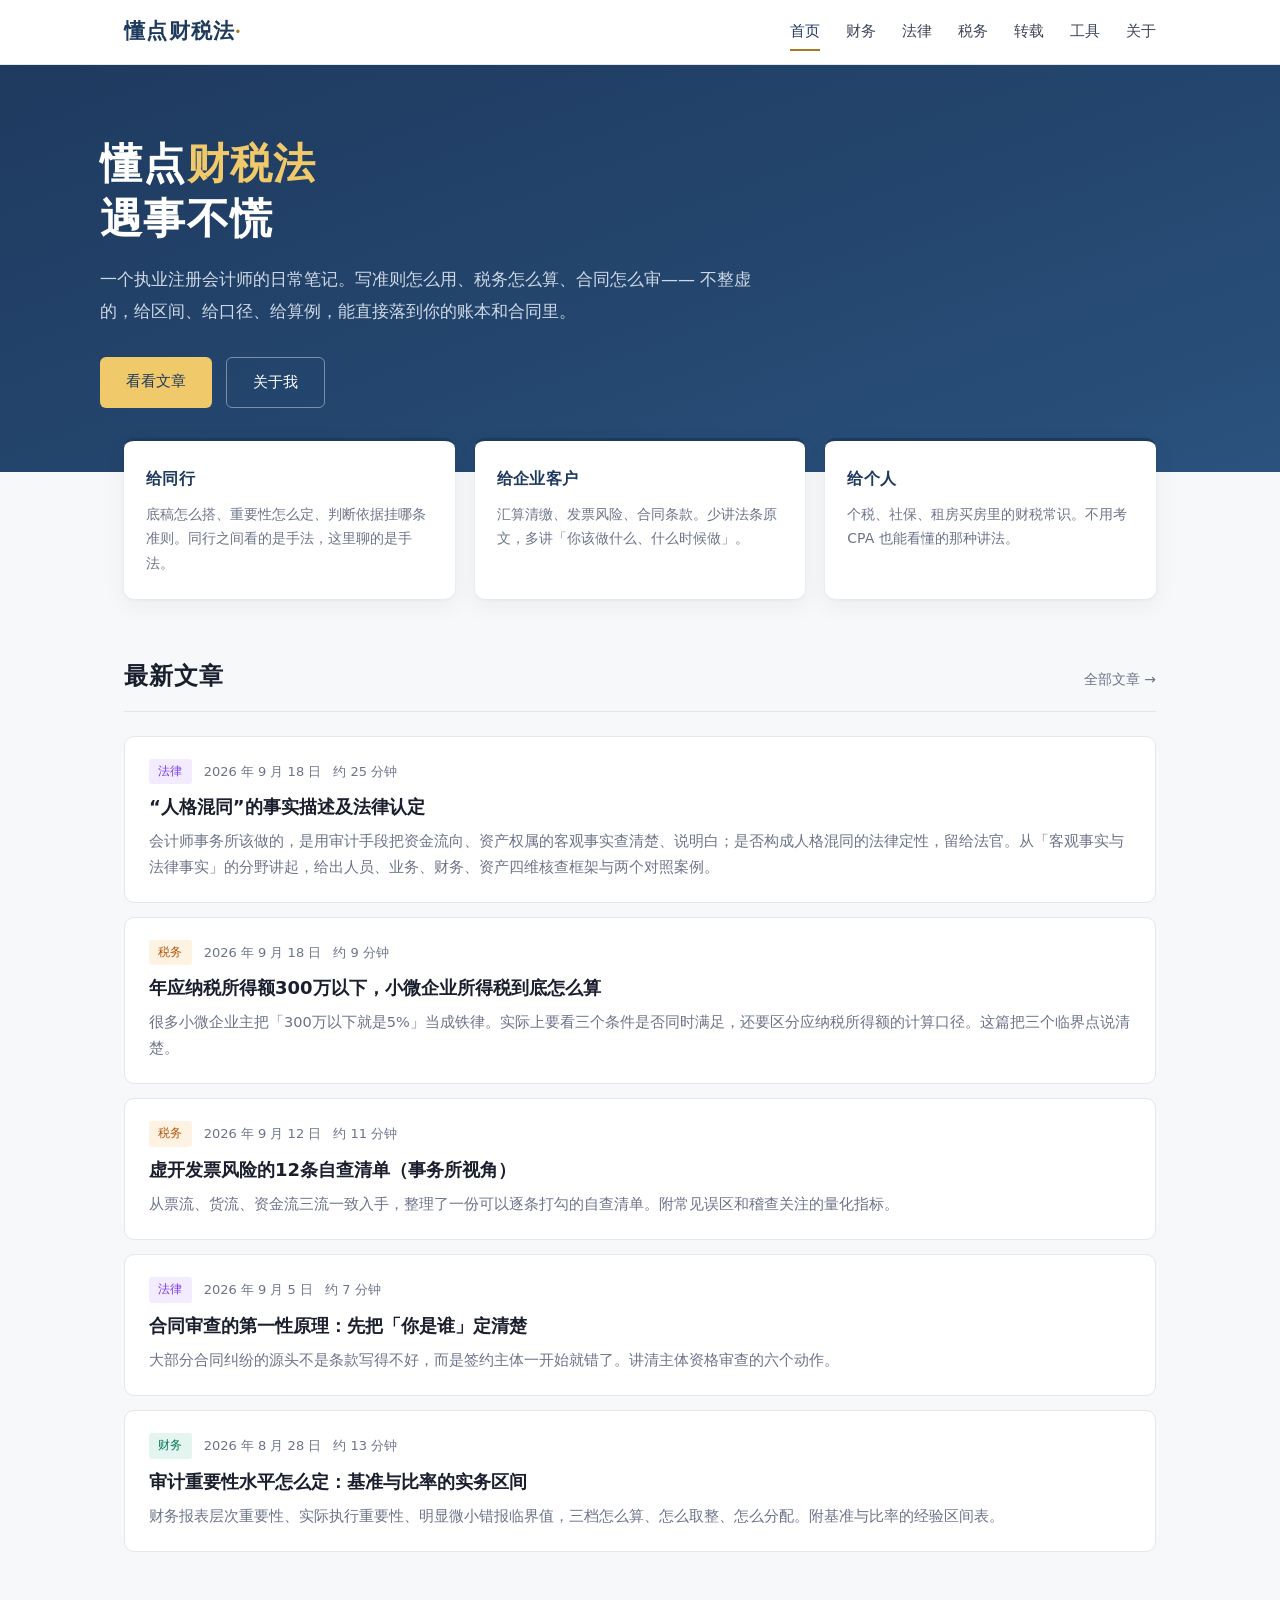
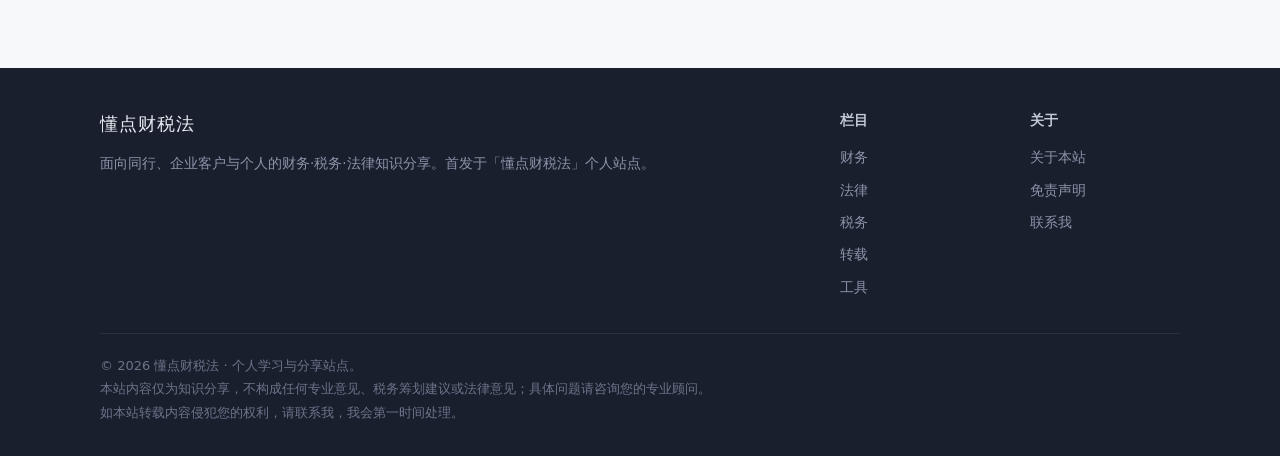
<file: index.html>
<!DOCTYPE html>
<html lang="zh-CN">
<head>
<meta charset="UTF-8">
<meta name="viewport" content="width=device-width, initial-scale=1">
<title>懂点财税法 · 把准则条文讲成人话</title>
<meta name="description" content="面向同行、企业客户与个人的财务·税务·法律知识分享站点。">
<link rel="stylesheet" href="assets/style.css">
</head>
<body data-nav="home" data-cat="all">

<header id="site-header"></header>

<section class="hero">
  <div class="hero-inner">
    <h1>懂点<span class="accent">财税法</span><br>遇事不慌</h1>
    <p class="lede">
      一个执业注册会计师的日常笔记。写准则怎么用、税务怎么算、合同怎么审——
      不整虚的，给区间、给口径、给算例，能直接落到你的账本和合同里。
    </p>
    <div class="cta-row">
      <a class="btn btn-gold" href="#latest">看看文章</a>
      <a class="btn btn-ghost" href="about.html">关于我</a>
    </div>
  </div>
</section>

<div class="audience">
  <div class="aud-card">
    <h3>给同行</h3>
    <p>底稿怎么搭、重要性怎么定、判断依据挂哪条准则。同行之间看的是手法，这里聊的是手法。</p>
  </div>
  <div class="aud-card">
    <h3>给企业客户</h3>
    <p>汇算清缴、发票风险、合同条款。少讲法条原文，多讲「你该做什么、什么时候做」。</p>
  </div>
  <div class="aud-card">
    <h3>给个人</h3>
    <p>个税、社保、租房买房里的财税常识。不用考 CPA 也能看懂的那种讲法。</p>
  </div>
</div>

<main class="wrap" id="latest">
  <div class="section-head">
    <h2>最新文章</h2>
    <a class="more" href="archive.html">全部文章 →</a>
  </div>
  <div class="post-list" id="post-list" data-limit="5"></div>
</main>

<footer id="site-footer"></footer>

<script src="assets/posts.js"></script>
<script src="assets/main.js"></script>
</body>
</html>
</file>
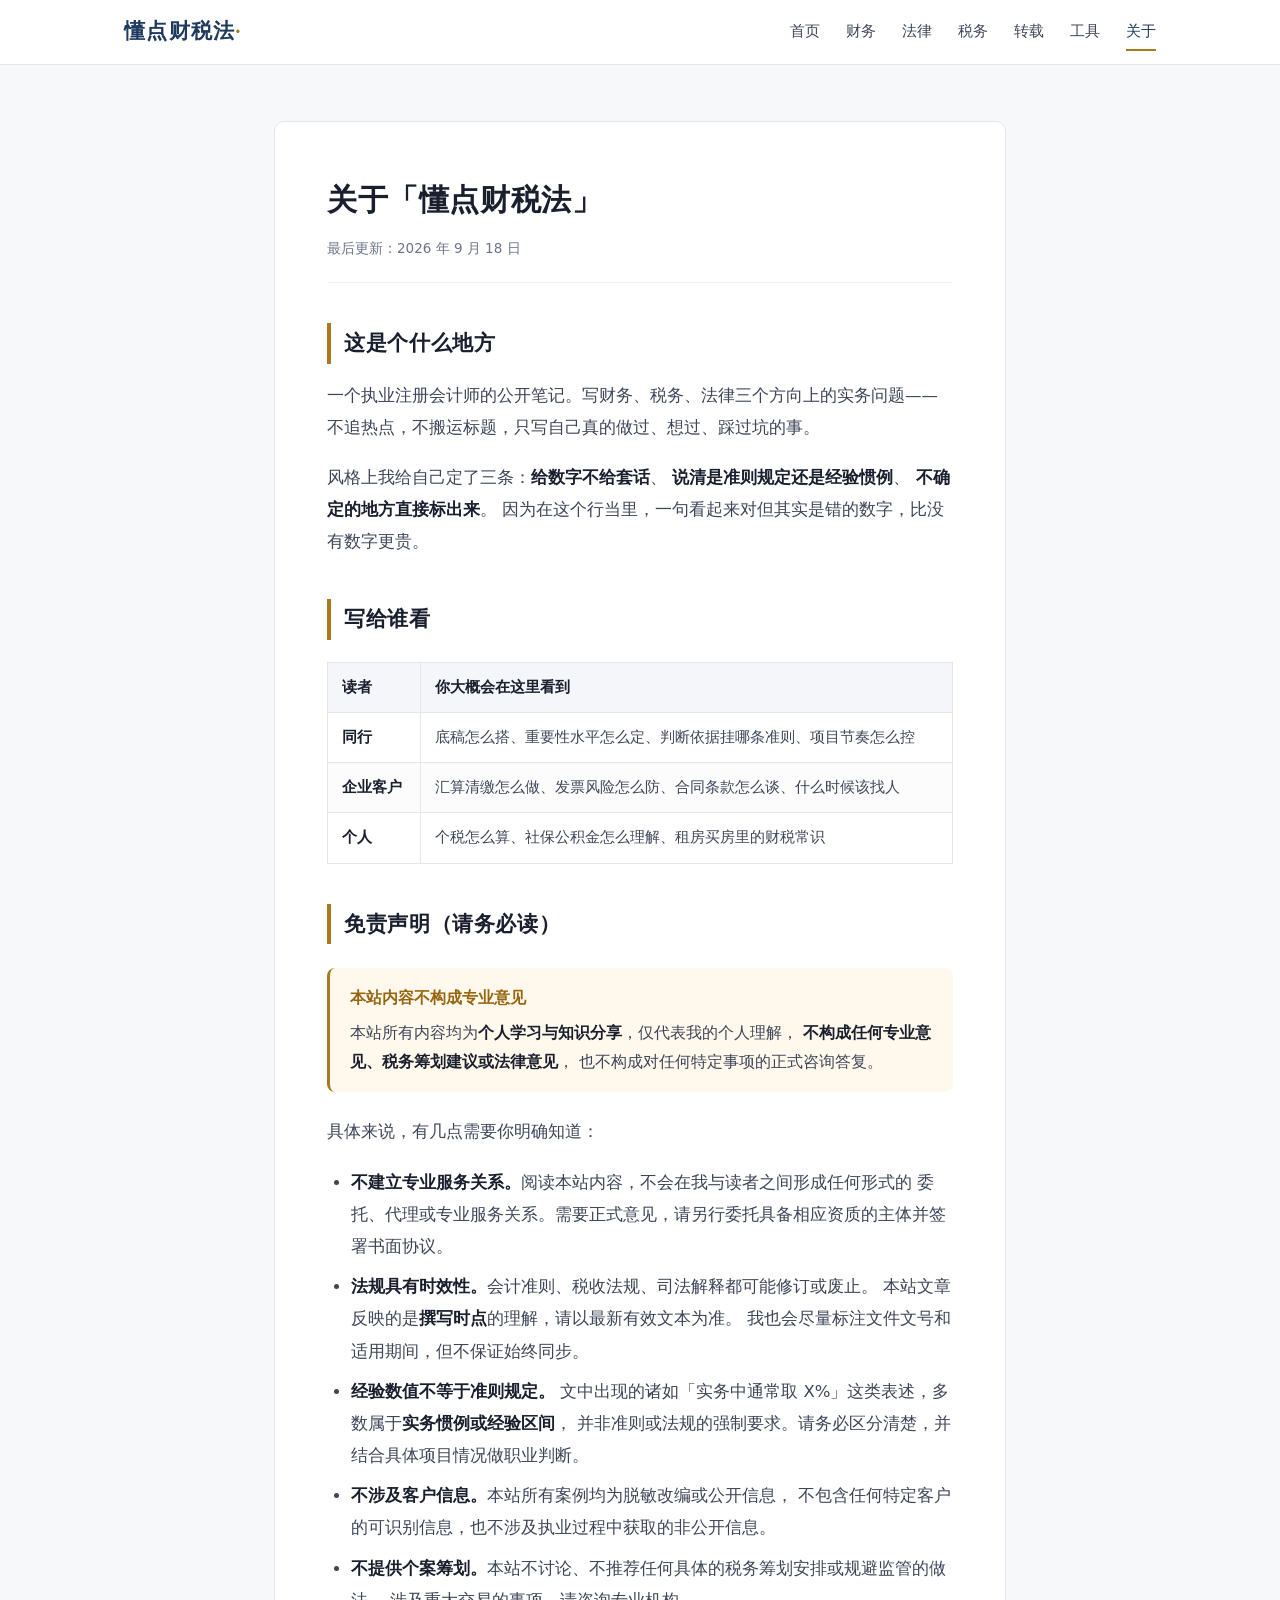
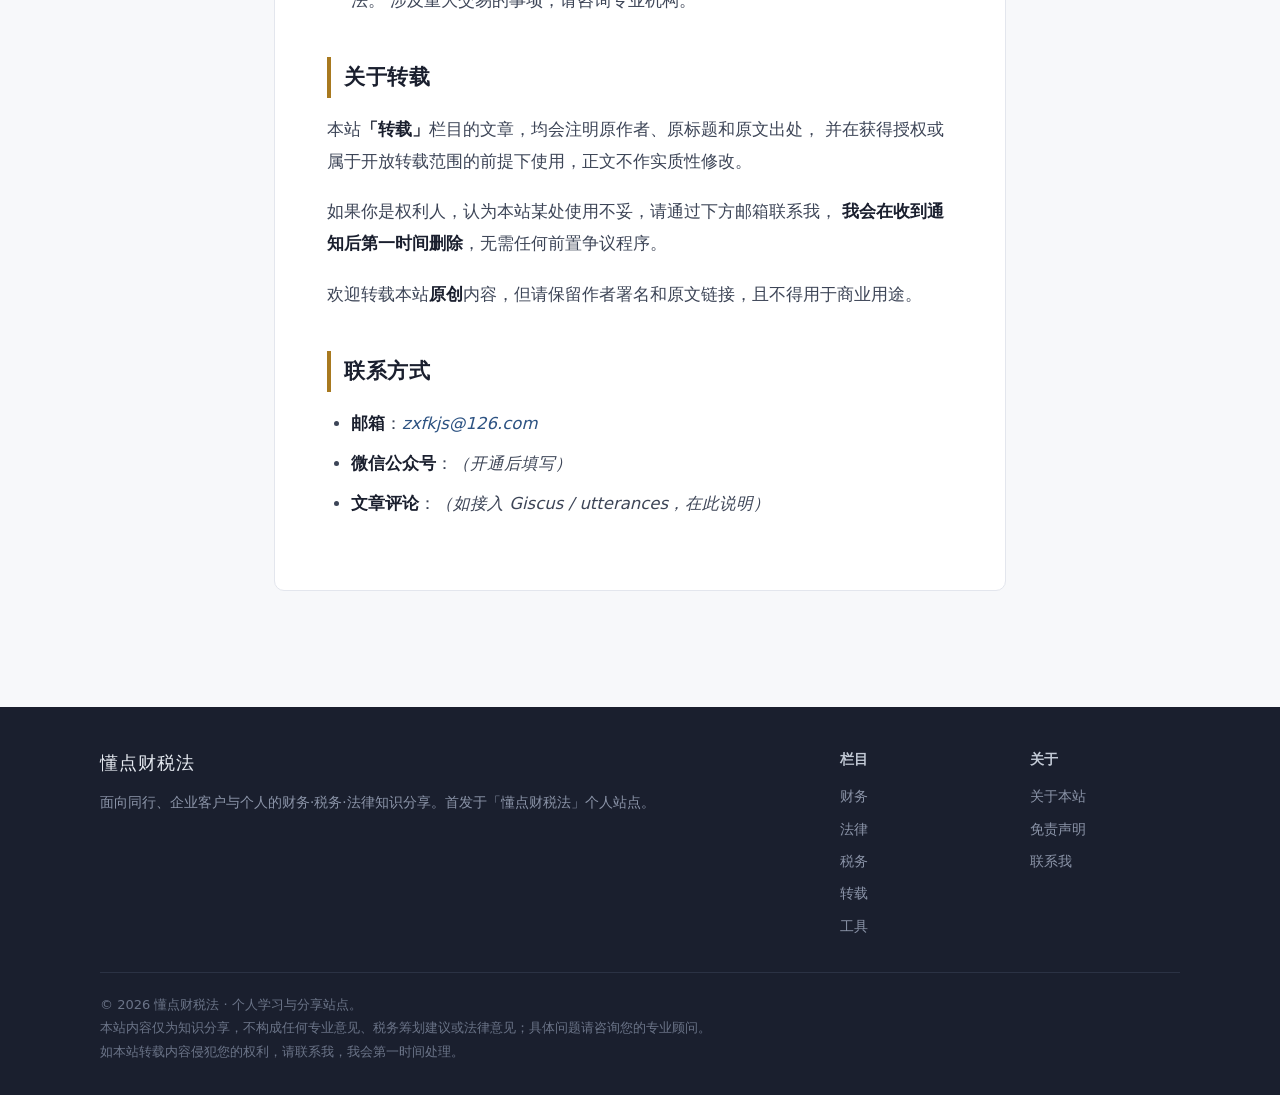
<file: about.html>
<!DOCTYPE html>
<html lang="zh-CN">
<head>
<meta charset="UTF-8">
<meta name="viewport" content="width=device-width, initial-scale=1">
<title>关于 | 懂点财税法</title>
<meta name="description" content="关于本站、关于我、免责声明与联系方式。">
<link rel="stylesheet" href="assets/style.css">
</head>
<body data-nav="about">

<header id="site-header"></header>

<main class="wrap wrap-narrow">
  <div class="article">

    <header class="article-header">
      <h1>关于「懂点财税法」</h1>
      <div class="meta"><span>最后更新：2026 年 9 月 18 日</span></div>
    </header>

    <div class="article-body">

      <h2>这是个什么地方</h2>
      <p>
        一个执业注册会计师的公开笔记。写财务、税务、法律三个方向上的实务问题——
        不追热点，不搬运标题，只写自己真的做过、想过、踩过坑的事。
      </p>
      <p>
        风格上我给自己定了三条：<strong>给数字不给套话</strong>、
        <strong>说清是准则规定还是经验惯例</strong>、
        <strong>不确定的地方直接标出来</strong>。
        因为在这个行当里，一句看起来对但其实是错的数字，比没有数字更贵。
      </p>

      <h2 id="who">写给谁看</h2>
      <table>
        <thead>
          <tr><th>读者</th><th>你大概会在这里看到</th></tr>
        </thead>
        <tbody>
          <tr>
            <td><strong>同行</strong></td>
            <td>底稿怎么搭、重要性水平怎么定、判断依据挂哪条准则、项目节奏怎么控</td>
          </tr>
          <tr>
            <td><strong>企业客户</strong></td>
            <td>汇算清缴怎么做、发票风险怎么防、合同条款怎么谈、什么时候该找人</td>
          </tr>
          <tr>
            <td><strong>个人</strong></td>
            <td>个税怎么算、社保公积金怎么理解、租房买房里的财税常识</td>
          </tr>
        </tbody>
      </table>

      <h2 id="disclaimer">免责声明（请务必读）</h2>

      <div class="callout callout-warn">
        <span class="callout-title">本站内容不构成专业意见</span>
        <p>
          本站所有内容均为<strong>个人学习与知识分享</strong>，仅代表我的个人理解，
          <strong>不构成任何专业意见、税务筹划建议或法律意见</strong>，
          也不构成对任何特定事项的正式咨询答复。
        </p>
      </div>

      <p>具体来说，有几点需要你明确知道：</p>

      <ul>
        <li>
          <strong>不建立专业服务关系。</strong>阅读本站内容，不会在我与读者之间形成任何形式的
          委托、代理或专业服务关系。需要正式意见，请另行委托具备相应资质的主体并签署书面协议。
        </li>
        <li>
          <strong>法规具有时效性。</strong>会计准则、税收法规、司法解释都可能修订或废止。
          本站文章反映的是<strong>撰写时点</strong>的理解，请以最新有效文本为准。
          我也会尽量标注文件文号和适用期间，但不保证始终同步。
        </li>
        <li>
          <strong>经验数值不等于准则规定。</strong>
          文中出现的诸如「实务中通常取 X%」这类表述，多数属于<strong>实务惯例或经验区间</strong>，
          并非准则或法规的强制要求。请务必区分清楚，并结合具体项目情况做职业判断。
        </li>
        <li>
          <strong>不涉及客户信息。</strong>本站所有案例均为脱敏改编或公开信息，
          不包含任何特定客户的可识别信息，也不涉及执业过程中获取的非公开信息。
        </li>
        <li>
          <strong>不提供个案筹划。</strong>本站不讨论、不推荐任何具体的税务筹划安排或规避监管的做法。
          涉及重大交易的事项，请咨询专业机构。
        </li>
      </ul>

      <h2>关于转载</h2>
      <p>
        本站<strong>「转载」</strong>栏目的文章，均会注明原作者、原标题和原文出处，
        并在获得授权或属于开放转载范围的前提下使用，正文不作实质性修改。
      </p>
      <p>
        如果你是权利人，认为本站某处使用不妥，请通过下方邮箱联系我，
        <strong>我会在收到通知后第一时间删除</strong>，无需任何前置争议程序。
      </p>
      <p>
        欢迎转载本站<strong>原创</strong>内容，但请保留作者署名和原文链接，且不得用于商业用途。
      </p>

      <h2 id="contact">联系方式</h2>
      <ul>
        <li><strong>邮箱</strong>：<em><a href="mailto:zxfkjs@126.com">zxfkjs@126.com</a></em></li>
        <li><strong>微信公众号</strong>：<em>（开通后填写）</em></li>
        <li><strong>文章评论</strong>：<em>（如接入 Giscus / utterances，在此说明）</em></li>
      </ul>

    </div>
  </div>
</main>

<footer id="site-footer"></footer>

<script src="assets/posts.js"></script>
<script src="assets/main.js"></script>
</body>
</html>
</file>
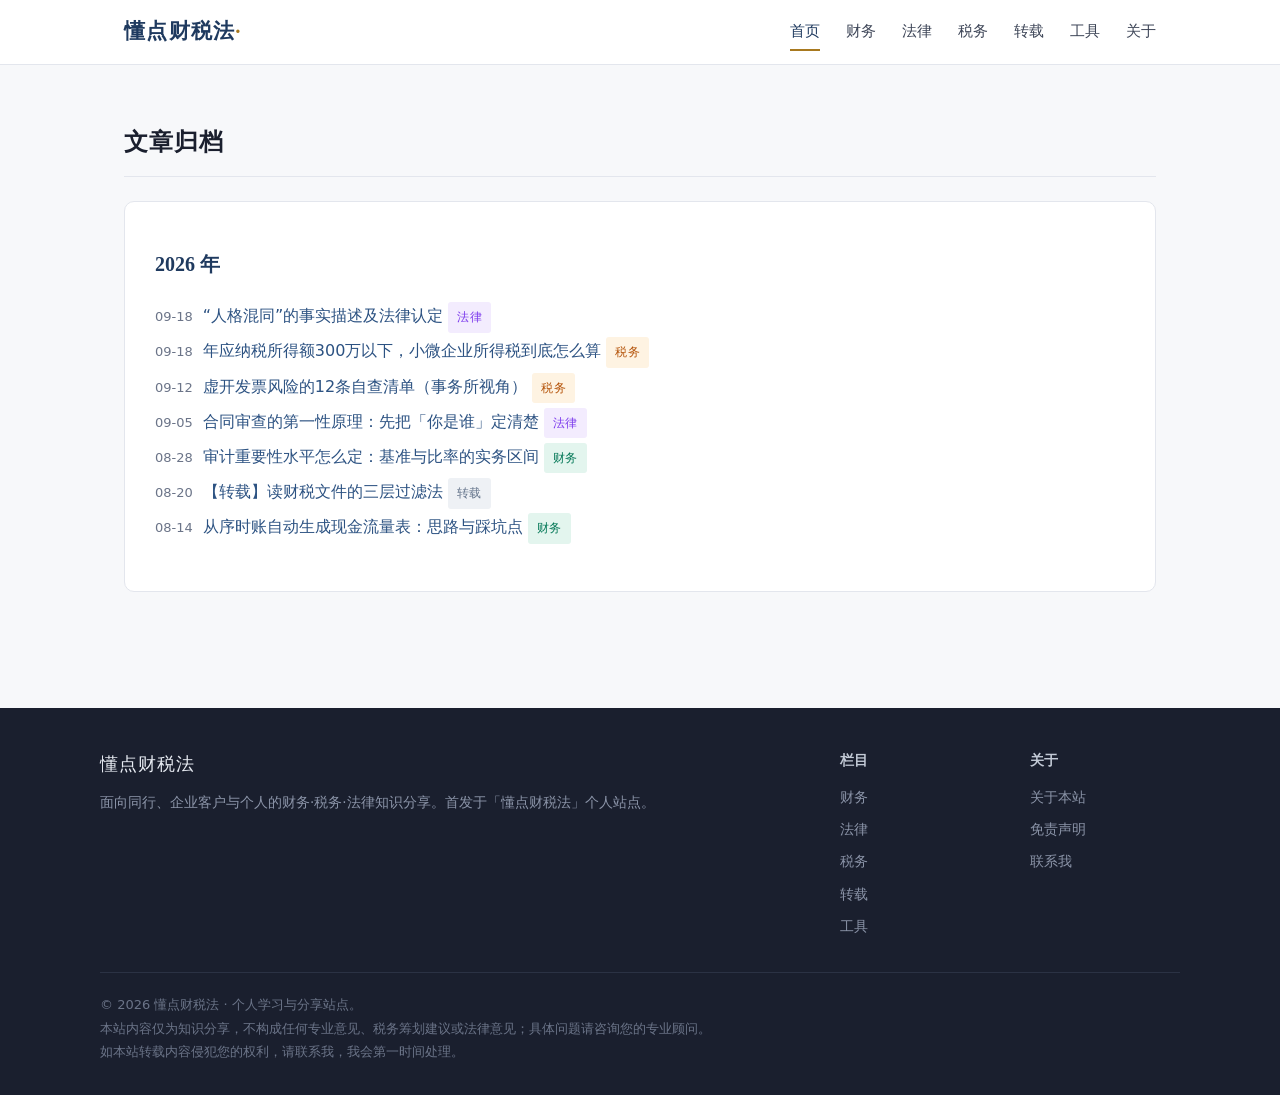
<file: archive.html>
<!DOCTYPE html>
<html lang="zh-CN">
<head>
<meta charset="UTF-8">
<meta name="viewport" content="width=device-width, initial-scale=1">
<title>文章归档 | 懂点财税法</title>
<meta name="description" content="站内全部文章按月归档。">
<link rel="stylesheet" href="assets/style.css">
</head>
<body data-nav="home">

<header id="site-header"></header>

<main class="wrap">
  <div class="section-head">
    <h2>文章归档</h2>
  </div>
  <div id="archive-list" style="background:#fff;border:1px solid var(--line);border-radius:10px;padding:14px 30px 30px"></div>
</main>

<footer id="site-footer"></footer>

<script src="assets/posts.js"></script>
<script src="assets/main.js"></script>
</body>
</html>
</file>
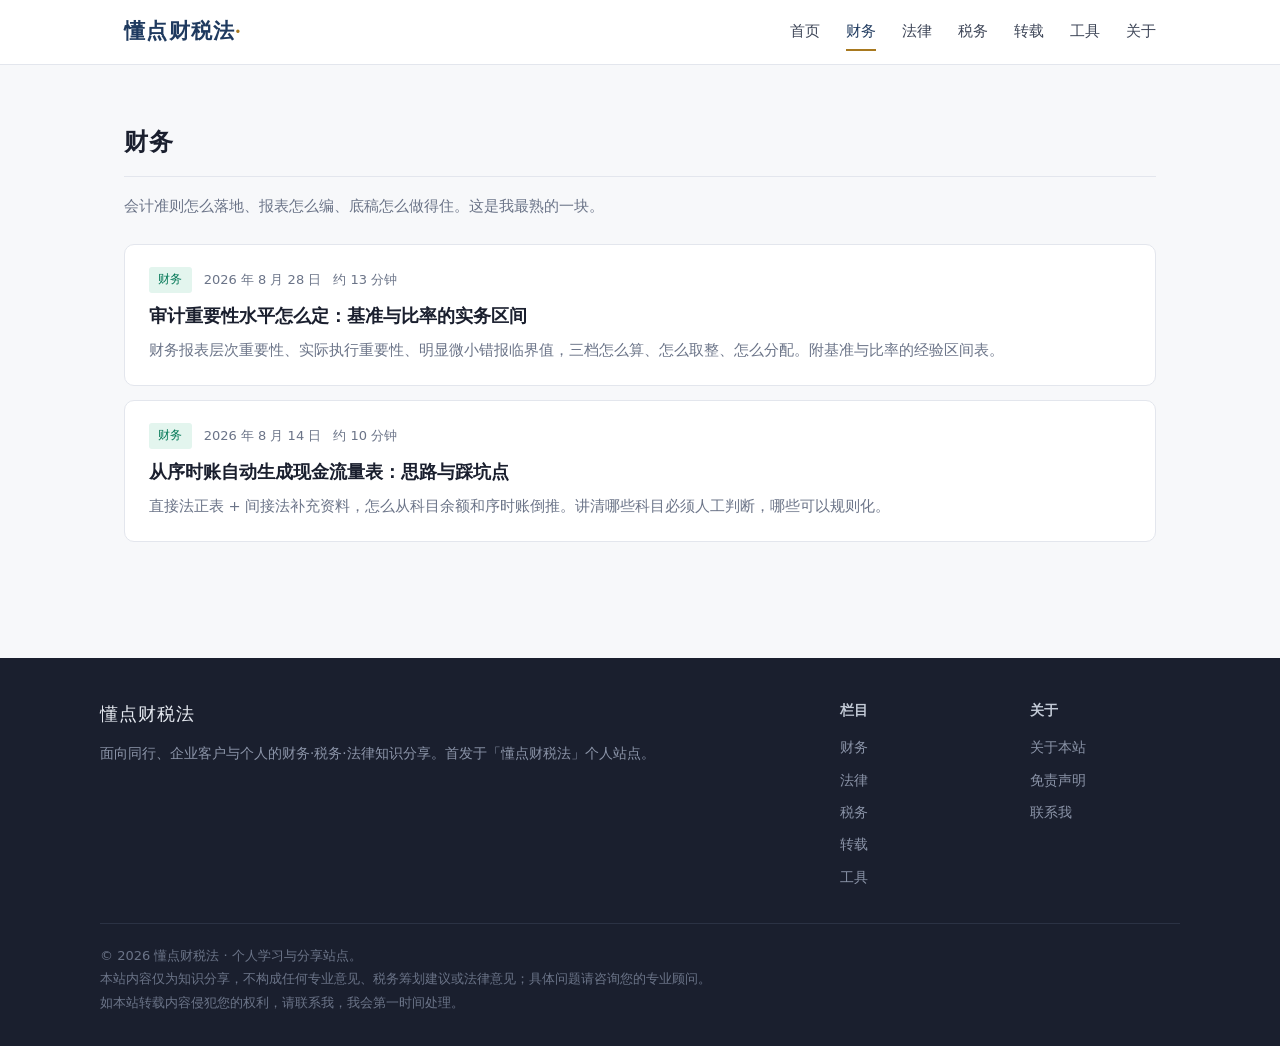
<file: finance.html>
<!DOCTYPE html>
<html lang="zh-CN">
<head>
<meta charset="UTF-8">
<meta name="viewport" content="width=device-width, initial-scale=1">
<title>财务 | 懂点财税法</title>
<meta name="description" content="会计准则、报表编制、审计底稿的实务方法。">
<link rel="stylesheet" href="assets/style.css">
</head>
<body data-nav="fin" data-cat="fin">

<header id="site-header"></header>

<main class="wrap">
  <div class="section-head">
    <h2>财务</h2>
  </div>
  <p style="color:#6b7488;font-size:15px;margin:-8px 0 24px">
    会计准则怎么落地、报表怎么编、底稿怎么做得住。这是我最熟的一块。
  </p>
  <div class="post-list" id="post-list"></div>
</main>

<footer id="site-footer"></footer>

<script src="assets/posts.js"></script>
<script src="assets/main.js"></script>
</body>
</html>
</file>
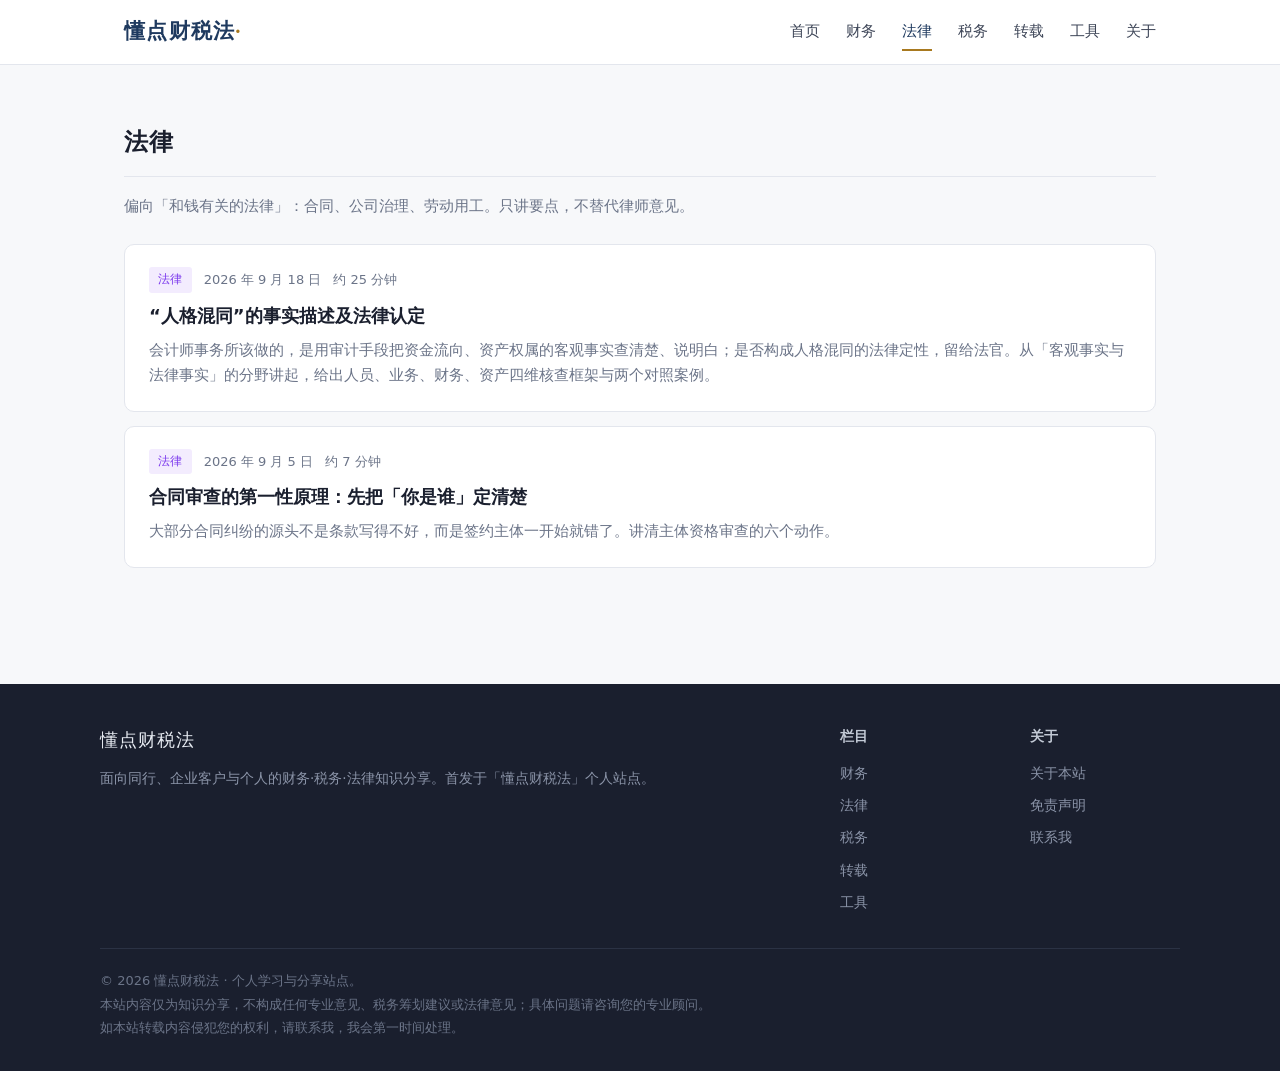
<file: law.html>
<!DOCTYPE html>
<html lang="zh-CN">
<head>
<meta charset="UTF-8">
<meta name="viewport" content="width=device-width, initial-scale=1">
<title>法律 | 懂点财税法</title>
<meta name="description" content="合同审查、公司法、劳动法的实务要点。">
<link rel="stylesheet" href="assets/style.css">
</head>
<body data-nav="law" data-cat="law">

<header id="site-header"></header>

<main class="wrap">
  <div class="section-head">
    <h2>法律</h2>
  </div>
  <p style="color:#6b7488;font-size:15px;margin:-8px 0 24px">
    偏向「和钱有关的法律」：合同、公司治理、劳动用工。只讲要点，不替代律师意见。
  </p>
  <div class="post-list" id="post-list"></div>
</main>

<footer id="site-footer"></footer>

<script src="assets/posts.js"></script>
<script src="assets/main.js"></script>
</body>
</html>
</file>
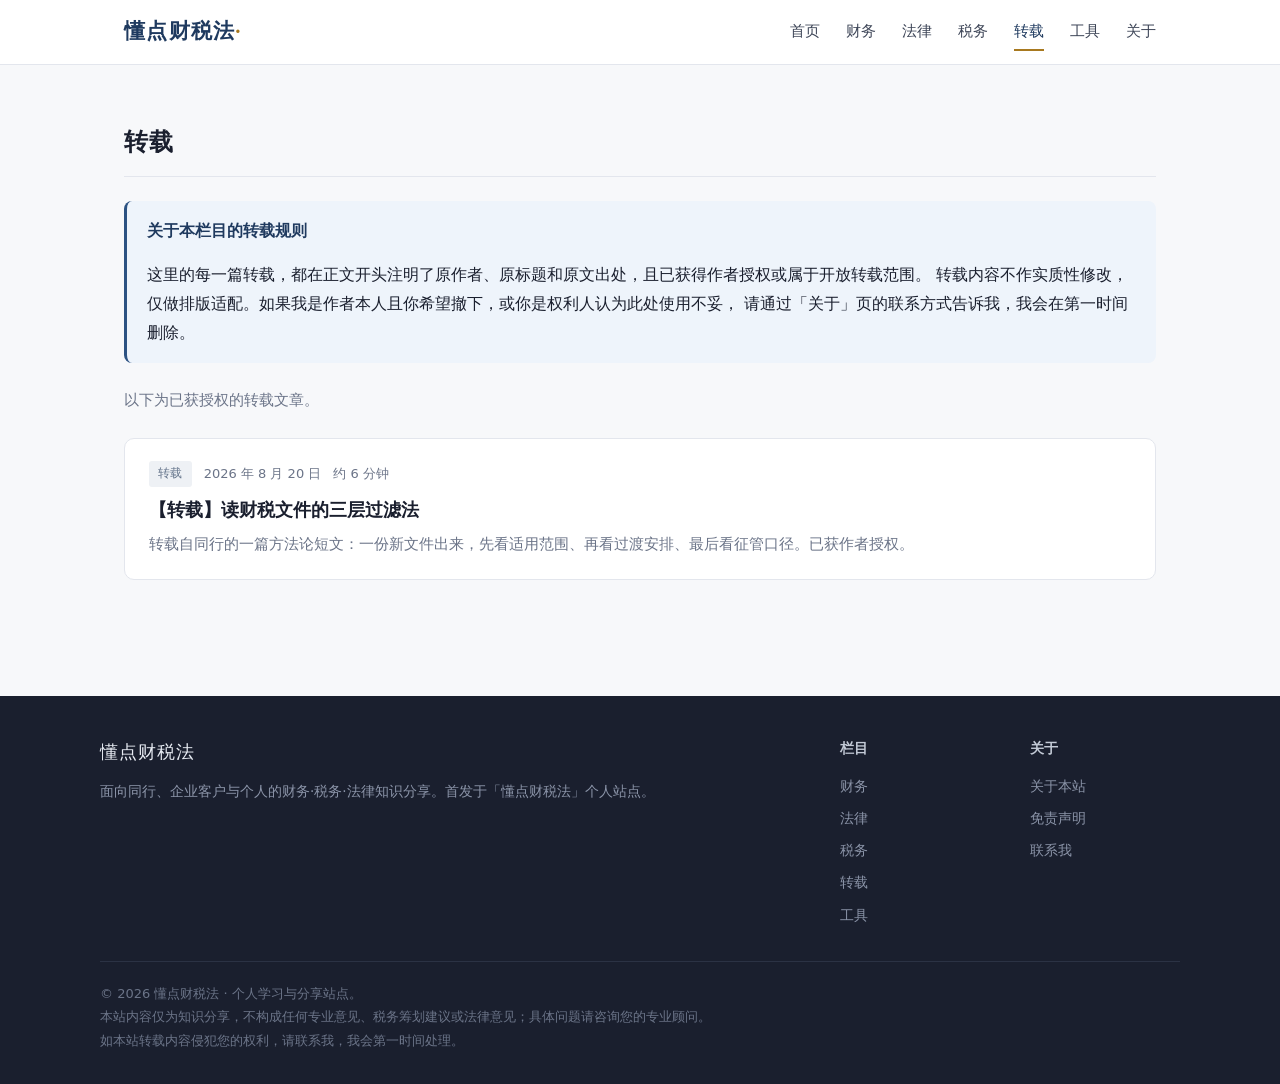
<file: share.html>
<!DOCTYPE html>
<html lang="zh-CN">
<head>
<meta charset="UTF-8">
<meta name="viewport" content="width=device-width, initial-scale=1">
<title>转载 | 懂点财税法</title>
<meta name="description" content="经授权的同行文章转载。">
<link rel="stylesheet" href="assets/style.css">
</head>
<body data-nav="share" data-cat="share">

<header id="site-header"></header>

<main class="wrap">
  <div class="section-head">
    <h2>转载</h2>
  </div>

  <div class="callout callout-info">
    <span class="callout-title">关于本栏目的转载规则</span>
    <p>
      这里的每一篇转载，都在正文开头注明了原作者、原标题和原文出处，且已获得作者授权或属于开放转载范围。
      转载内容不作实质性修改，仅做排版适配。如果我是作者本人且你希望撤下，或你是权利人认为此处使用不妥，
      请通过「关于」页的联系方式告诉我，我会在第一时间删除。
    </p>
  </div>

  <p style="color:#6b7488;font-size:15px;margin:24px 0">
    以下为已获授权的转载文章。
  </p>

  <div class="post-list" id="post-list"></div>
</main>

<footer id="site-footer"></footer>

<script src="assets/posts.js"></script>
<script src="assets/main.js"></script>
</body>
</html>
</file>
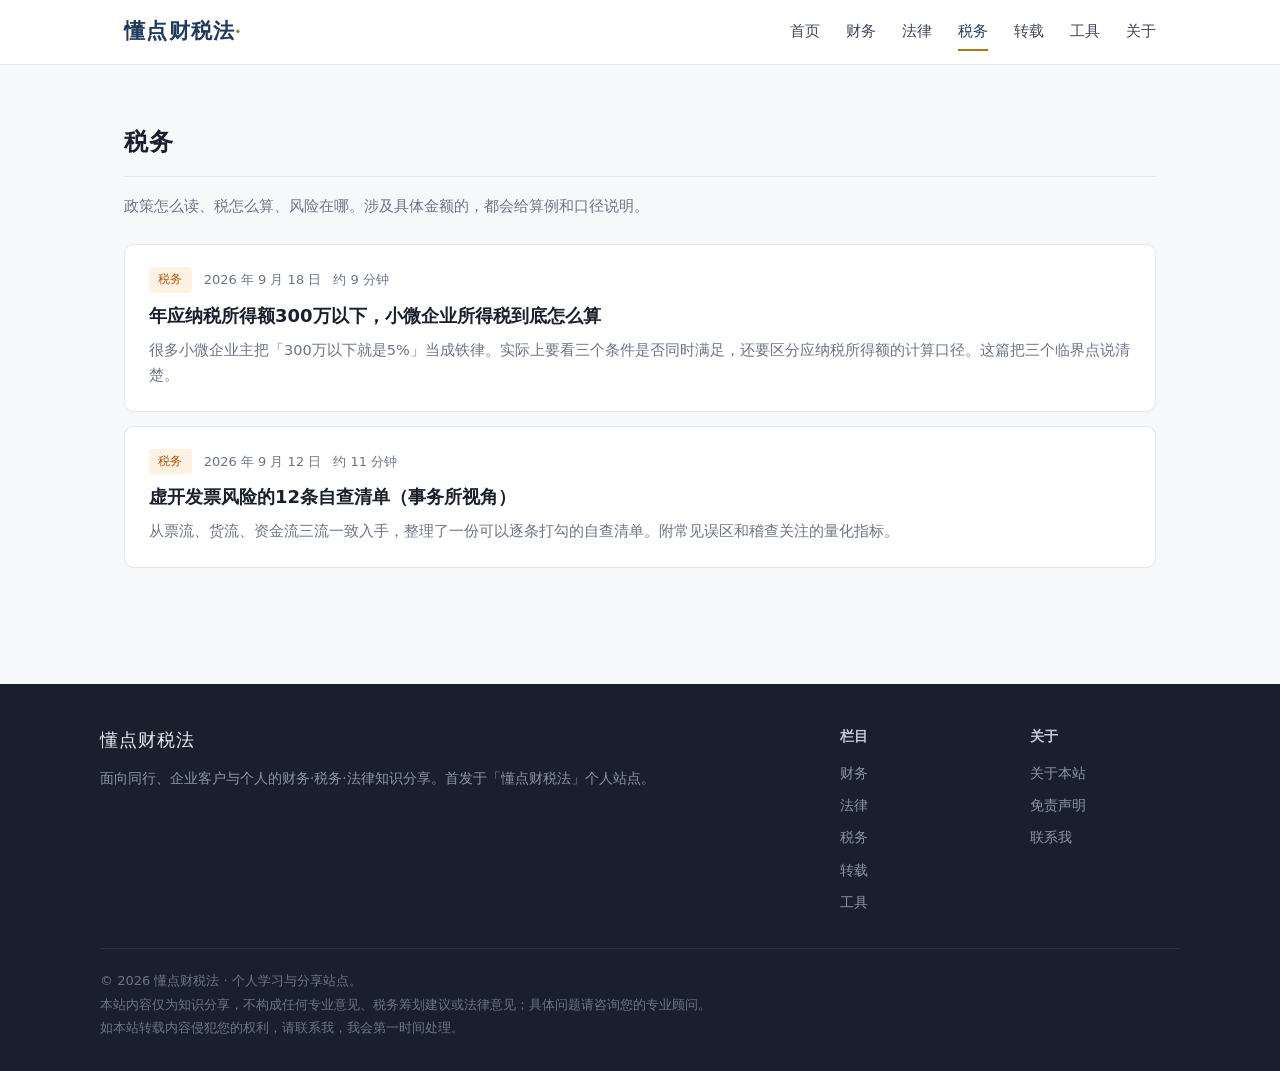
<file: tax.html>
<!DOCTYPE html>
<html lang="zh-CN">
<head>
<meta charset="UTF-8">
<meta name="viewport" content="width=device-width, initial-scale=1">
<title>税务 | 懂点财税法</title>
<meta name="description" content="企业所得税、增值税、发票风险、汇算清缴的实务笔记。">
<link rel="stylesheet" href="assets/style.css">
</head>
<body data-nav="tax" data-cat="tax">

<header id="site-header"></header>

<main class="wrap">
  <div class="section-head">
    <h2>税务</h2>
  </div>
  <p style="color:#6b7488;font-size:15px;margin:-8px 0 24px">
    政策怎么读、税怎么算、风险在哪。涉及具体金额的，都会给算例和口径说明。
  </p>
  <div class="post-list" id="post-list"></div>
</main>

<footer id="site-footer"></footer>

<script src="assets/posts.js"></script>
<script src="assets/main.js"></script>
</body>
</html>
</file>
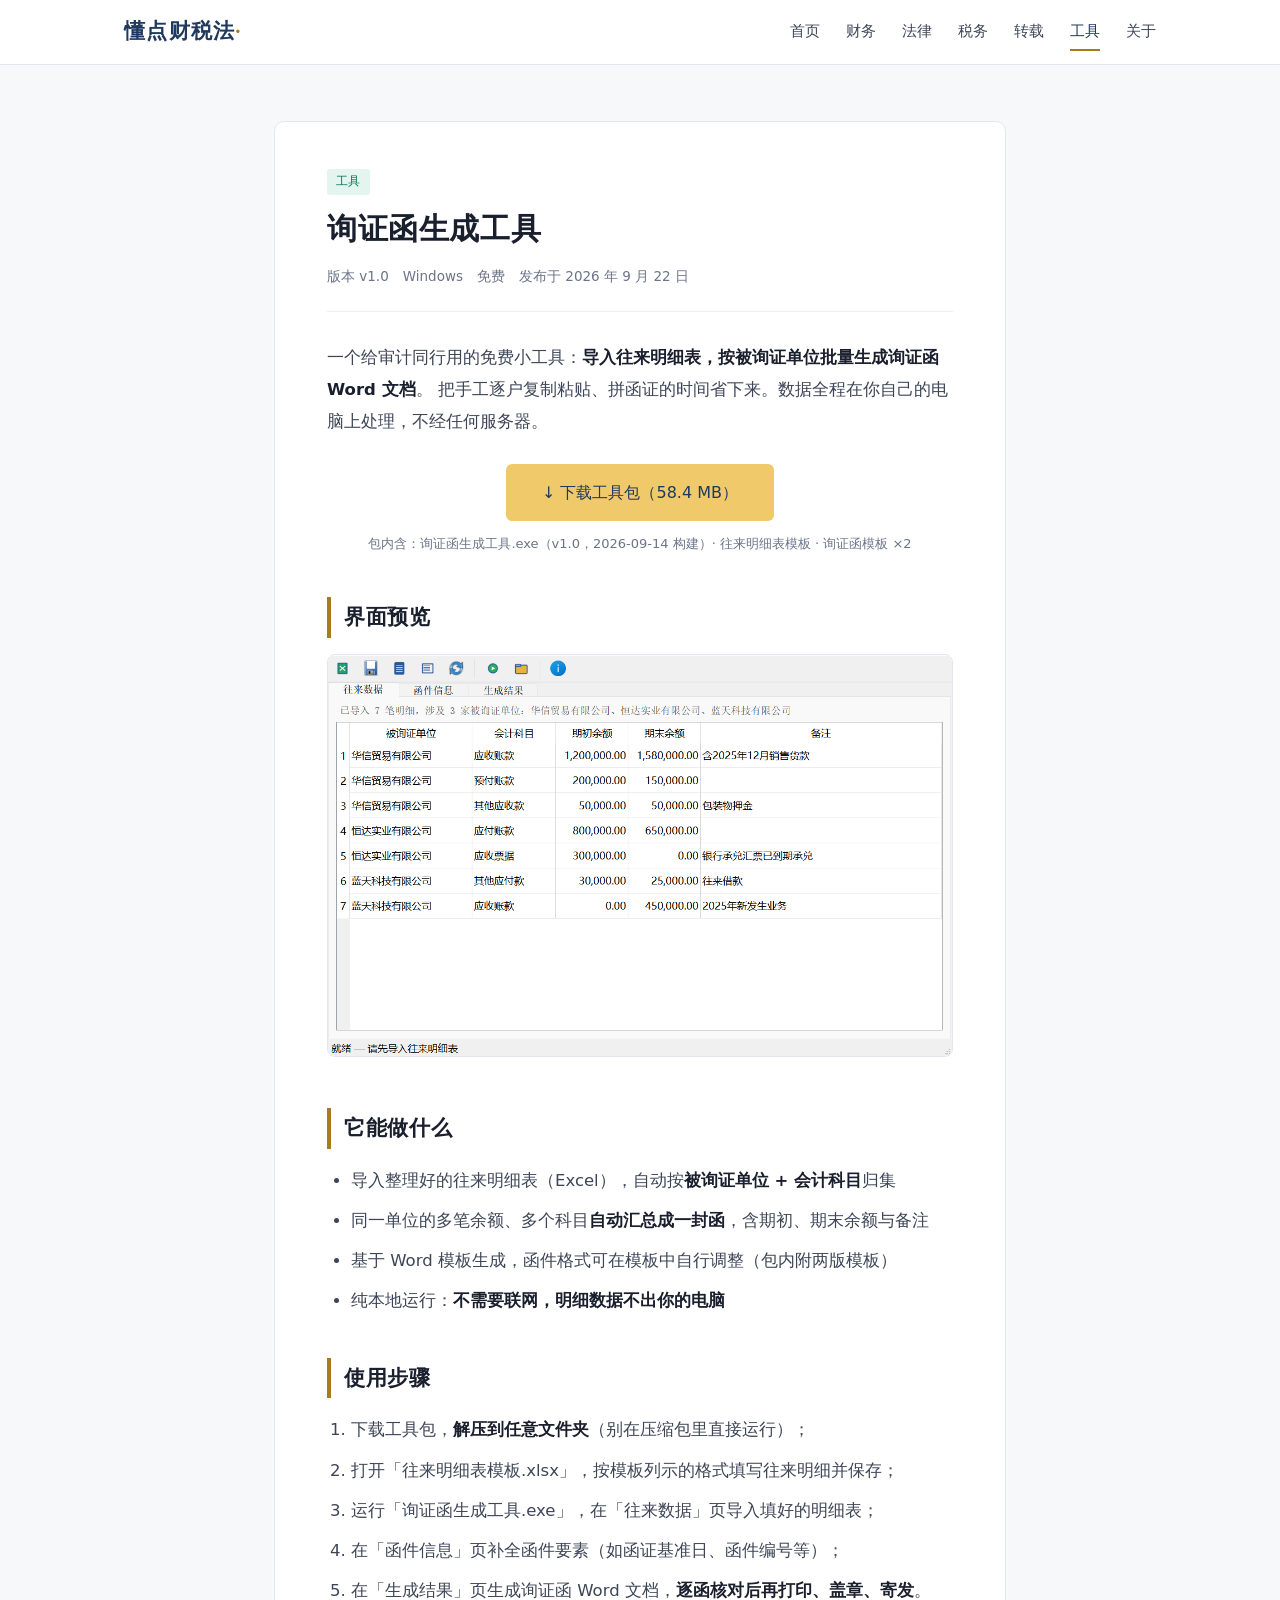
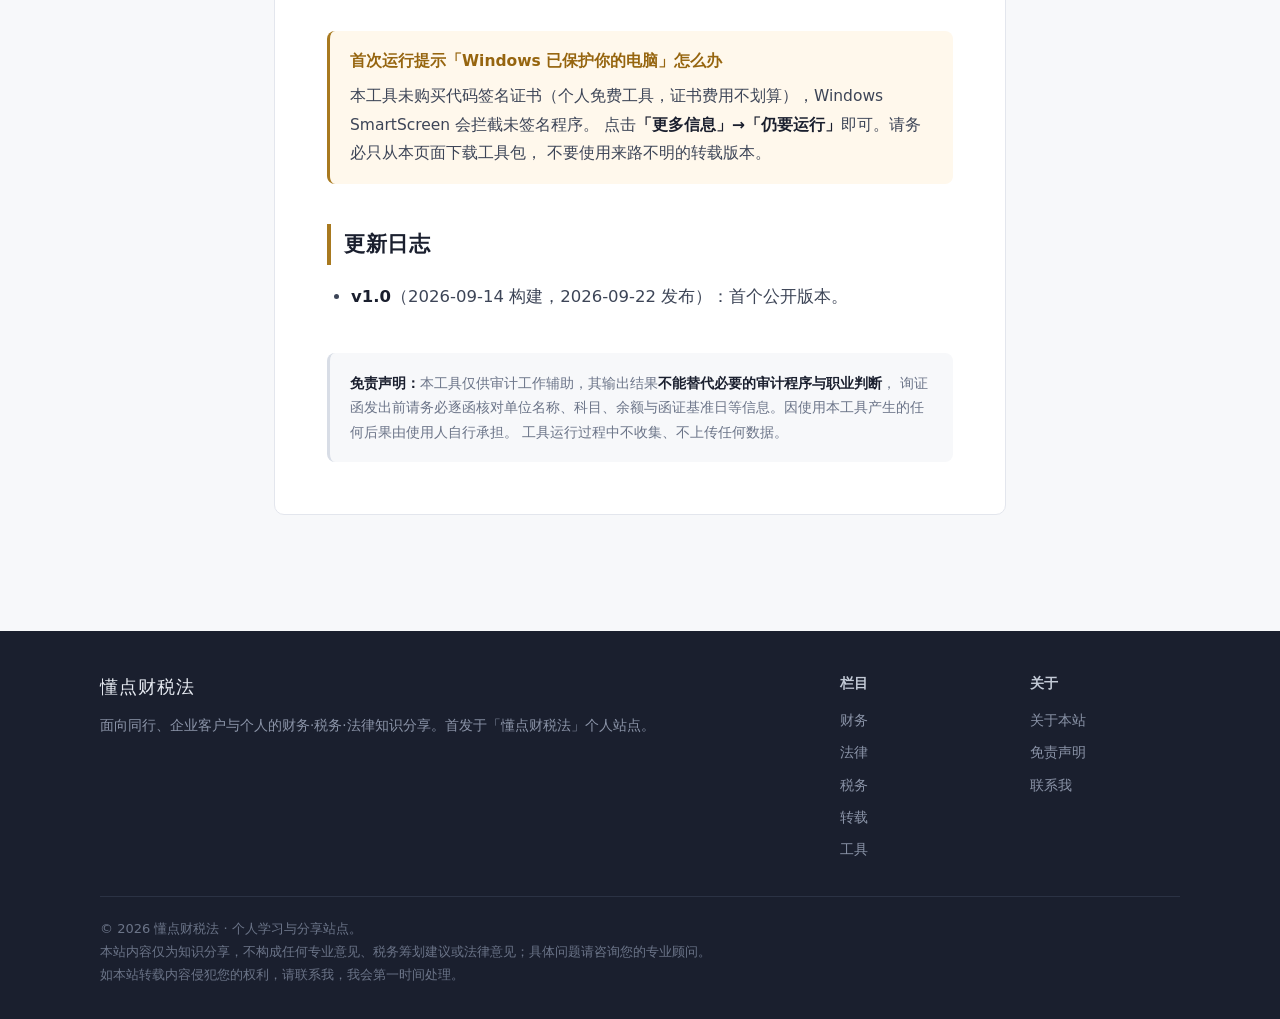
<file: tools.html>
<!DOCTYPE html>
<html lang="zh-CN">
<head>
<meta charset="UTF-8">
<meta name="viewport" content="width=device-width, initial-scale=1">
<title>询证函生成工具 | 懂点财税法</title>
<meta name="description" content="免费审计小工具：导入往来明细表，按被询证单位批量生成询证函 Word 文档。数据全程本地处理。">
<link rel="stylesheet" href="assets/style.css">
</head>
<body data-nav="tools">

<header id="site-header"></header>

<main class="wrap wrap-narrow">
  <div class="article">

    <header class="article-header">
      <span class="tag tag-fin">工具</span>
      <h1>询证函生成工具</h1>
      <div class="meta">
        <span>版本 v1.0</span>
        <span>Windows</span>
        <span>免费</span>
        <span>发布于 2026 年 9 月 22 日</span>
      </div>
    </header>

    <div class="article-body">

      <p>
        一个给审计同行用的免费小工具：<strong>导入往来明细表，按被询证单位批量生成询证函 Word 文档</strong>。
        把手工逐户复制粘贴、拼函证的时间省下来。数据全程在你自己的电脑上处理，不经任何服务器。
      </p>

      <div style="text-align:center;margin:26px 0">
        <a class="btn btn-gold" href="tools/xunzheng-tool-v1.0.zip" download style="font-size:16px;padding:13px 36px">
          ↓ 下载工具包（58.4 MB）
        </a>
        <p style="font-size:13px;color:#6b7488;margin-top:10px">
          包内含：询证函生成工具.exe（v1.0，2026-09-14 构建）· 往来明细表模板 · 询证函模板 ×2
        </p>
      </div>

      <h2>界面预览</h2>
      <img src="assets/xunzheng-tool-preview.png" alt="询证函生成工具界面预览" style="border:1px solid var(--line);border-radius:8px;width:100%">

      <h2>它能做什么</h2>
      <ul>
        <li>导入整理好的往来明细表（Excel），自动按<strong>被询证单位 + 会计科目</strong>归集</li>
        <li>同一单位的多笔余额、多个科目<strong>自动汇总成一封函</strong>，含期初、期末余额与备注</li>
        <li>基于 Word 模板生成，函件格式可在模板中自行调整（包内附两版模板）</li>
        <li>纯本地运行：<strong>不需要联网，明细数据不出你的电脑</strong></li>
      </ul>

      <h2>使用步骤</h2>
      <ol>
        <li>下载工具包，<strong>解压到任意文件夹</strong>（别在压缩包里直接运行）；</li>
        <li>打开「往来明细表模板.xlsx」，按模板列示的格式填写往来明细并保存；</li>
        <li>运行「询证函生成工具.exe」，在「往来数据」页导入填好的明细表；</li>
        <li>在「函件信息」页补全函件要素（如函证基准日、函件编号等）；</li>
        <li>在「生成结果」页生成询证函 Word 文档，<strong>逐函核对后再打印、盖章、寄发</strong>。</li>
      </ol>

      <div class="callout callout-warn">
        <span class="callout-title">首次运行提示「Windows 已保护你的电脑」怎么办</span>
        <p>
          本工具未购买代码签名证书（个人免费工具，证书费用不划算），Windows SmartScreen 会拦截未签名程序。
          点击<strong>「更多信息」→「仍要运行」</strong>即可。请务必只从本页面下载工具包，
          不要使用来路不明的转载版本。
        </p>
      </div>

      <h2>更新日志</h2>
      <ul>
        <li><strong>v1.0</strong>（2026-09-14 构建，2026-09-22 发布）：首个公开版本。</li>
      </ul>

      <div class="disclaimer">
        <strong>免责声明：</strong>本工具仅供审计工作辅助，其输出结果<strong>不能替代必要的审计程序与职业判断</strong>，
        询证函发出前请务必逐函核对单位名称、科目、余额与函证基准日等信息。因使用本工具产生的任何后果由使用人自行承担。
        工具运行过程中不收集、不上传任何数据。
      </div>

    </div>
  </div>
</main>

<footer id="site-footer"></footer>

<script src="assets/posts.js"></script>
<script src="assets/main.js"></script>
</body>
</html>
</file>
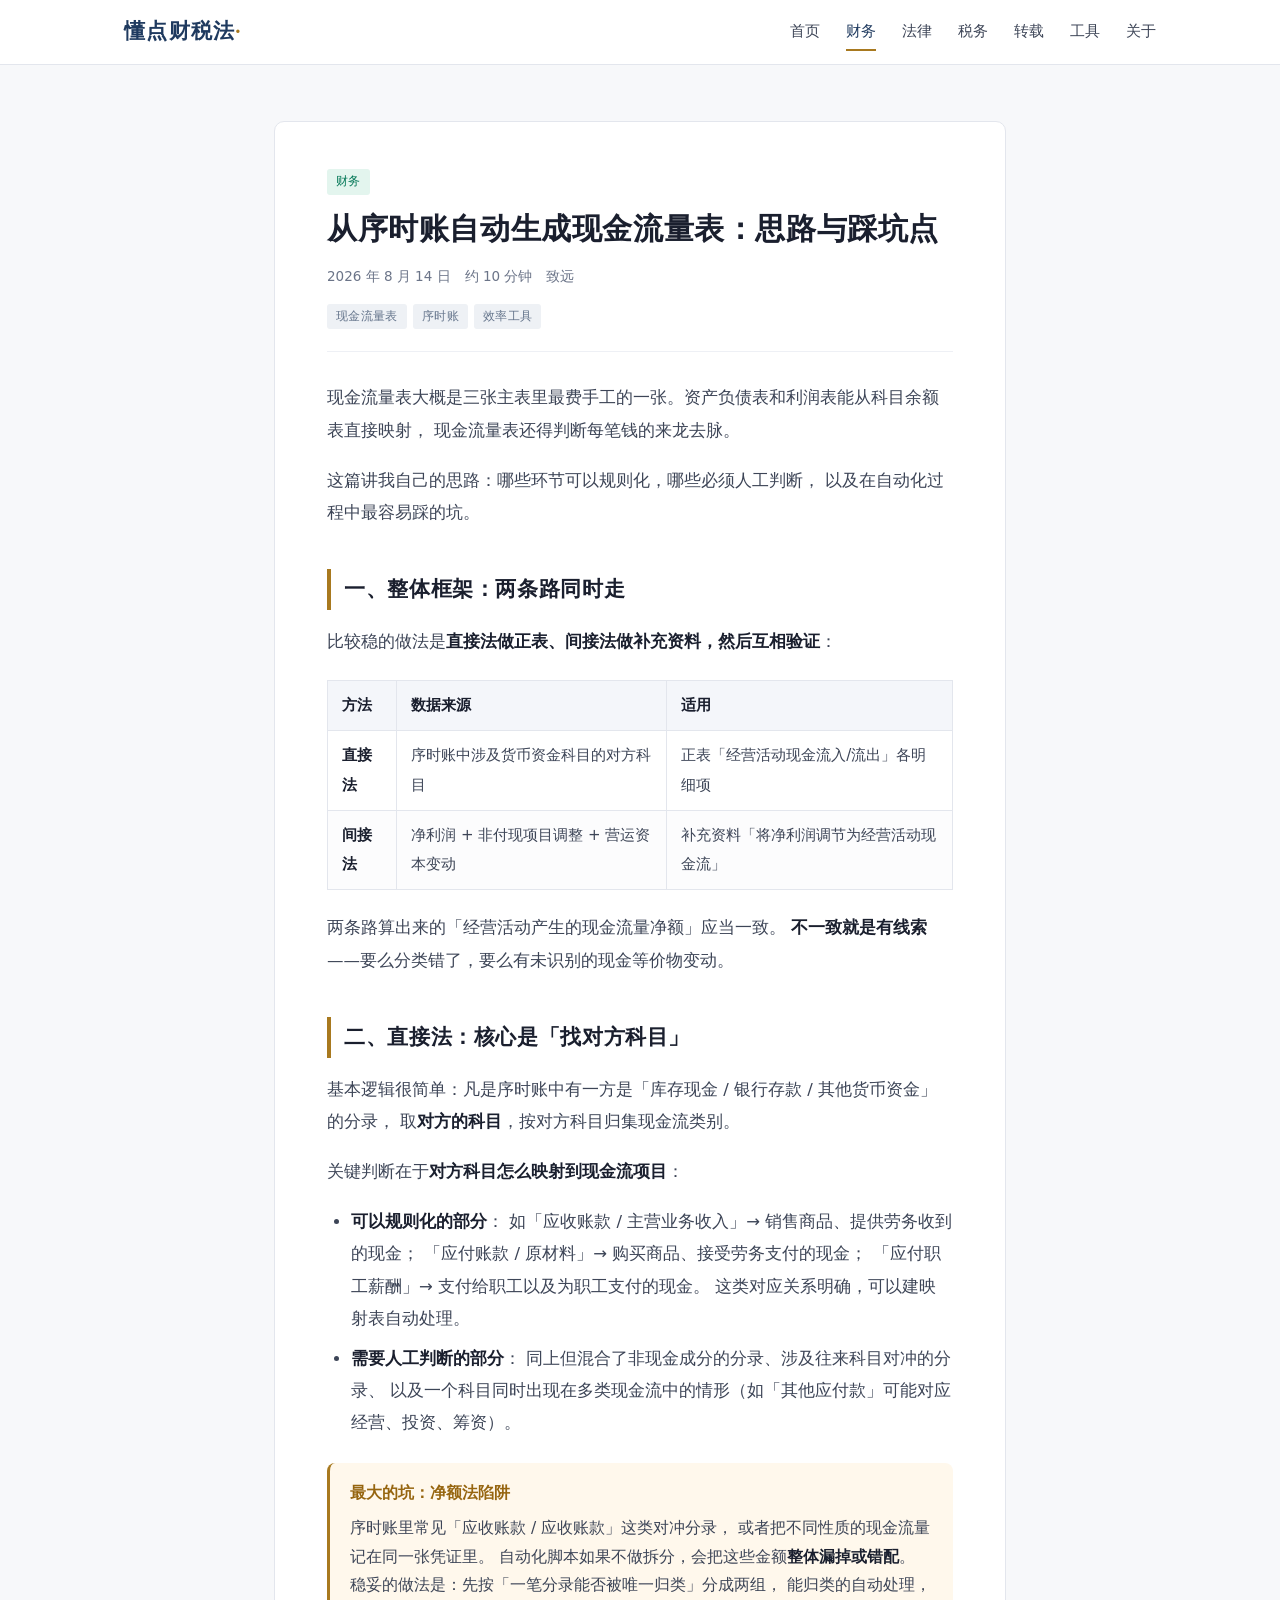
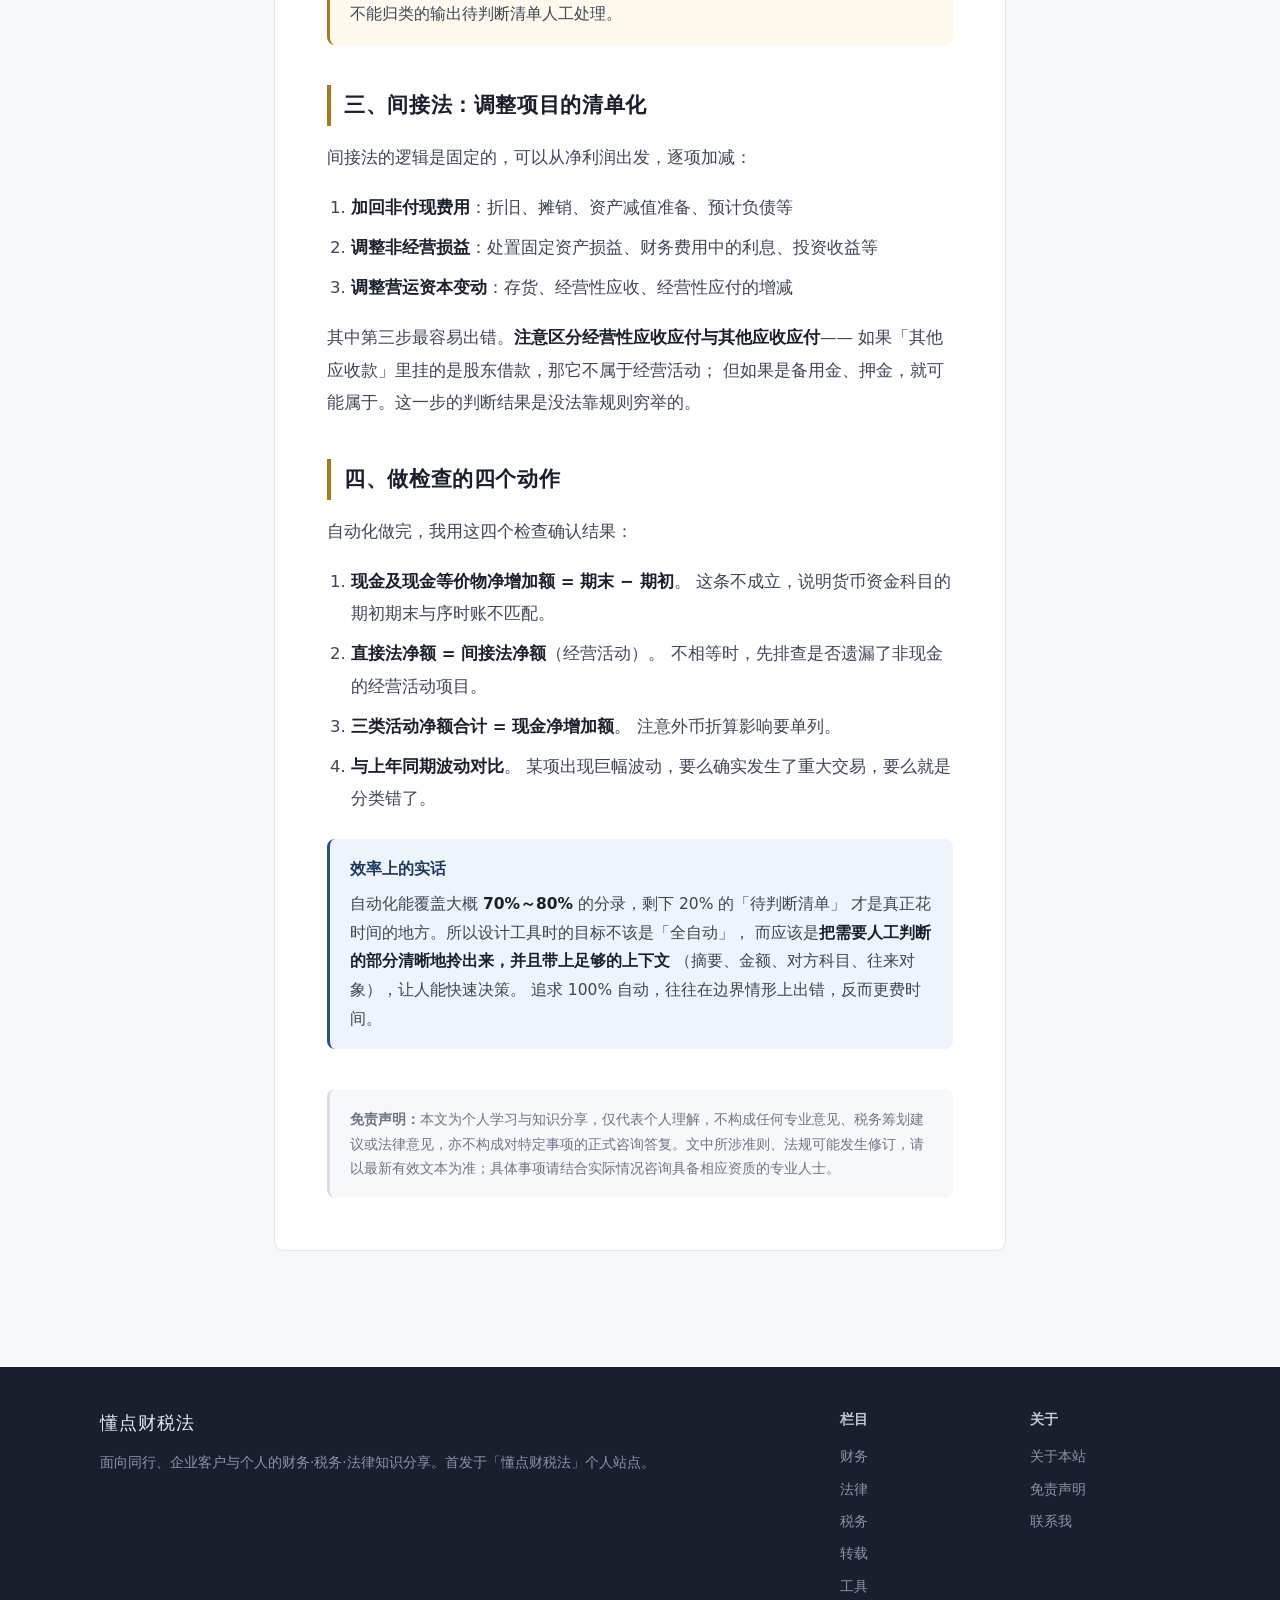
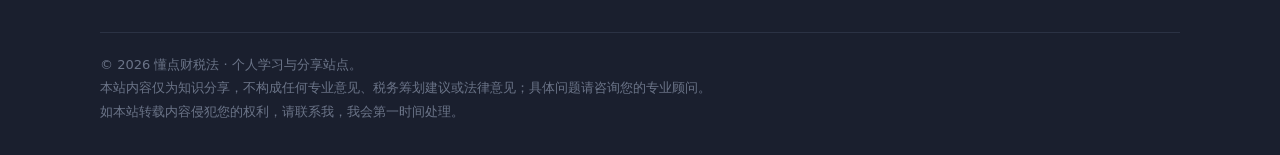
<file: posts/cashflow-ledger-build.html>
<!DOCTYPE html>
<html lang="zh-CN">
<head>
<meta charset="UTF-8">
<meta name="viewport" content="width=device-width, initial-scale=1">
<title>从序时账生成现金流量表 | 懂点财税法</title>
<link rel="stylesheet" href="../assets/style.css">
</head>
<body data-nav="fin">

<header id="site-header"></header>

<main class="wrap wrap-narrow">
  <div id="article-root" data-slug="cashflow-ledger-build"></div>

  <div id="article-body-src" hidden>

    <p>
      现金流量表大概是三张主表里最费手工的一张。资产负债表和利润表能从科目余额表直接映射，
      现金流量表还得判断每笔钱的来龙去脉。
    </p>

    <p>
      这篇讲我自己的思路：哪些环节可以规则化，哪些必须人工判断，
      以及在自动化过程中最容易踩的坑。
    </p>

    <h2>一、整体框架：两条路同时走</h2>

    <p>比较稳的做法是<strong>直接法做正表、间接法做补充资料，然后互相验证</strong>：</p>

    <table>
      <thead>
        <tr><th>方法</th><th>数据来源</th><th>适用</th></tr>
      </thead>
      <tbody>
        <tr>
          <td><strong>直接法</strong></td>
          <td>序时账中涉及货币资金科目的对方科目</td>
          <td>正表「经营活动现金流入/流出」各明细项</td>
        </tr>
        <tr>
          <td><strong>间接法</strong></td>
          <td>净利润 + 非付现项目调整 + 营运资本变动</td>
          <td>补充资料「将净利润调节为经营活动现金流」</td>
        </tr>
      </tbody>
    </table>

    <p>
      两条路算出来的「经营活动产生的现金流量净额」应当一致。
      <strong>不一致就是有线索</strong>——要么分类错了，要么有未识别的现金等价物变动。
    </p>

    <h2>二、直接法：核心是「找对方科目」</h2>

    <p>
      基本逻辑很简单：凡是序时账中有一方是「库存现金 / 银行存款 / 其他货币资金」的分录，
      取<strong>对方的科目</strong>，按对方科目归集现金流类别。
    </p>

    <p>关键判断在于<strong>对方科目怎么映射到现金流项目</strong>：</p>

    <ul>
      <li>
        <strong>可以规则化的部分</strong>：
        如「应收账款 / 主营业务收入」→ 销售商品、提供劳务收到的现金；
        「应付账款 / 原材料」→ 购买商品、接受劳务支付的现金；
        「应付职工薪酬」→ 支付给职工以及为职工支付的现金。
        这类对应关系明确，可以建映射表自动处理。
      </li>
      <li>
        <strong>需要人工判断的部分</strong>：
        同上但混合了非现金成分的分录、涉及往来科目对冲的分录、
        以及一个科目同时出现在多类现金流中的情形（如「其他应付款」可能对应经营、投资、筹资）。
      </li>
    </ul>

    <div class="callout callout-warn">
      <span class="callout-title">最大的坑：净额法陷阱</span>
      <p>
        序时账里常见「应收账款 / 应收账款」这类对冲分录，
        或者把不同性质的现金流量记在同一张凭证里。
        自动化脚本如果不做拆分，会把这些金额<strong>整体漏掉或错配</strong>。
        稳妥的做法是：先按「一笔分录能否被唯一归类」分成两组，
        能归类的自动处理，不能归类的输出待判断清单人工处理。
      </p>
    </div>

    <h2>三、间接法：调整项目的清单化</h2>

    <p>间接法的逻辑是固定的，可以从净利润出发，逐项加减：</p>

    <ol>
      <li><strong>加回非付现费用</strong>：折旧、摊销、资产减值准备、预计负债等</li>
      <li><strong>调整非经营损益</strong>：处置固定资产损益、财务费用中的利息、投资收益等</li>
      <li><strong>调整营运资本变动</strong>：存货、经营性应收、经营性应付的增减</li>
    </ol>

    <p>
      其中第三步最容易出错。<strong>注意区分经营性应收应付与其他应收应付</strong>——
      如果「其他应收款」里挂的是股东借款，那它不属于经营活动；
      但如果是备用金、押金，就可能属于。这一步的判断结果是没法靠规则穷举的。
    </p>

    <h2>四、做检查的四个动作</h2>

    <p>自动化做完，我用这四个检查确认结果：</p>

    <ol>
      <li>
        <strong>现金及现金等价物净增加额 = 期末 − 期初</strong>。
        这条不成立，说明货币资金科目的期初期末与序时账不匹配。
      </li>
      <li>
        <strong>直接法净额 = 间接法净额</strong>（经营活动）。
        不相等时，先排查是否遗漏了非现金的经营活动项目。
      </li>
      <li>
        <strong>三类活动净额合计 = 现金净增加额</strong>。
        注意外币折算影响要单列。
      </li>
      <li>
        <strong>与上年同期波动对比</strong>。
        某项出现巨幅波动，要么确实发生了重大交易，要么就是分类错了。
      </li>
    </ol>

    <div class="callout callout-info">
      <span class="callout-title">效率上的实话</span>
      <p>
        自动化能覆盖大概 <strong>70%～80%</strong> 的分录，剩下 20% 的「待判断清单」
        才是真正花时间的地方。所以设计工具时的目标不该是「全自动」，
        而应该是<strong>把需要人工判断的部分清晰地拎出来，并且带上足够的上下文</strong>
        （摘要、金额、对方科目、往来对象），让人能快速决策。
        追求 100% 自动，往往在边界情形上出错，反而更费时间。
      </p>
    </div>

  </div>
</main>

<footer id="site-footer"></footer>

<script src="../assets/posts.js"></script>
<script src="../assets/main.js"></script>
</body>
</html>
</file>
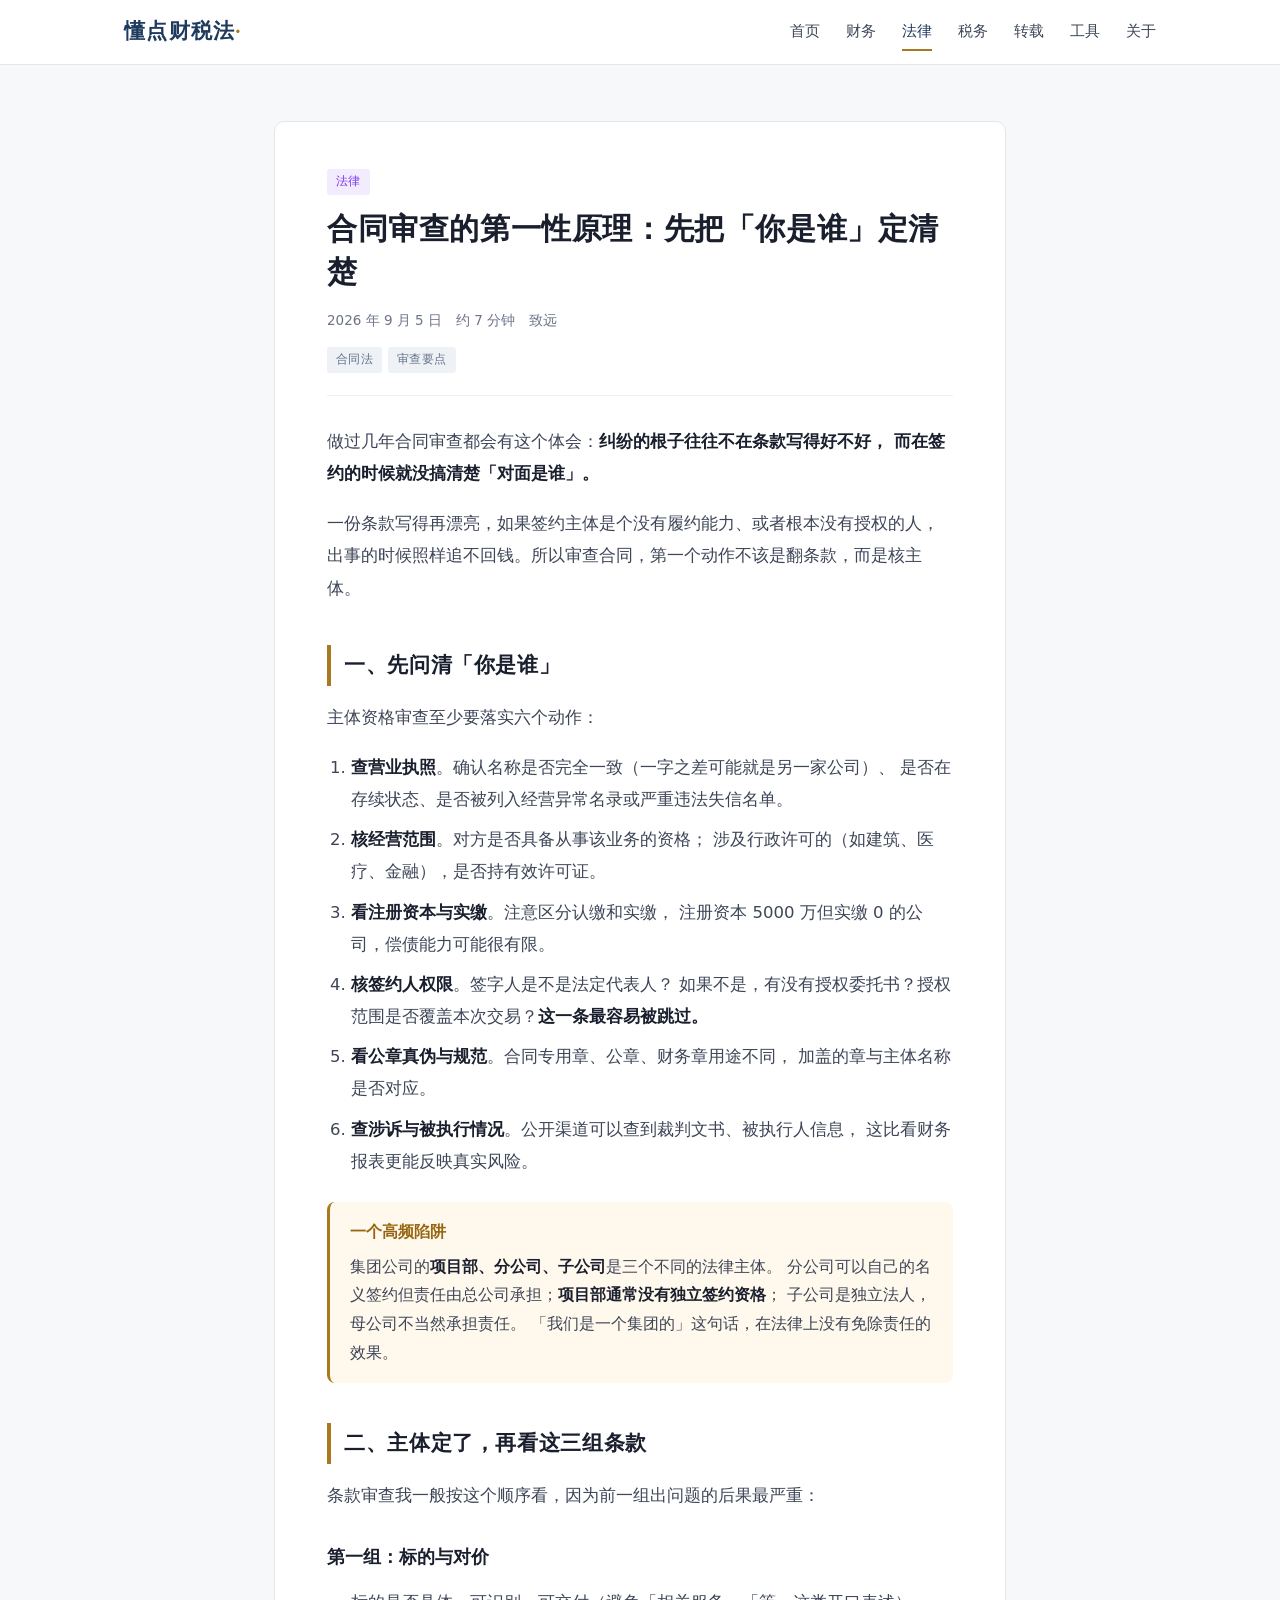
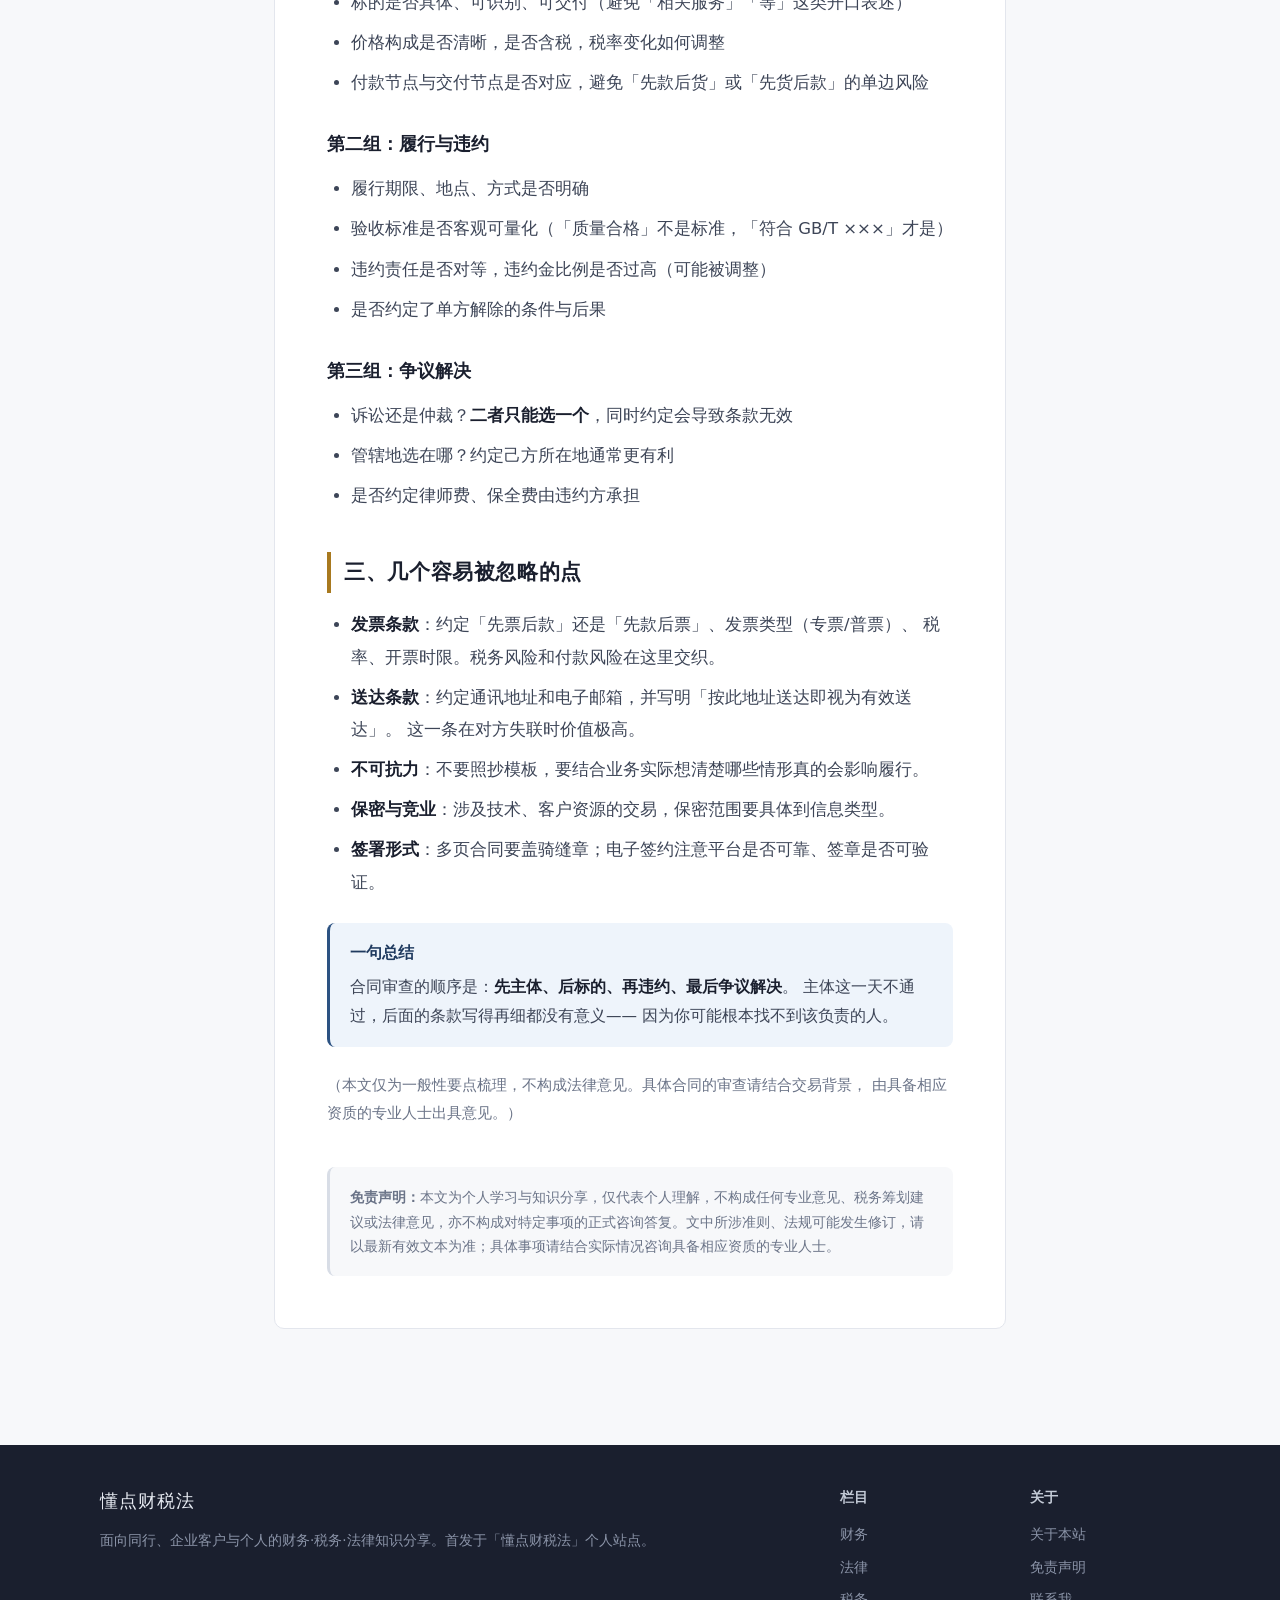
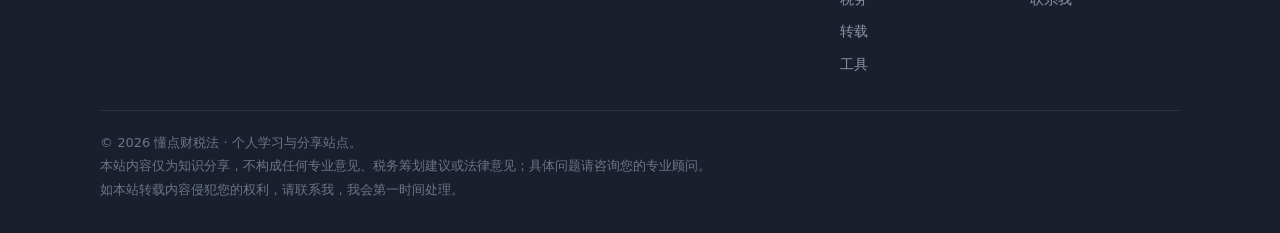
<file: posts/contract-review-basics.html>
<!DOCTYPE html>
<html lang="zh-CN">
<head>
<meta charset="UTF-8">
<meta name="viewport" content="width=device-width, initial-scale=1">
<title>合同审查的第一性原理 | 懂点财税法</title>
<link rel="stylesheet" href="../assets/style.css">
</head>
<body data-nav="law">

<header id="site-header"></header>

<main class="wrap wrap-narrow">
  <div id="article-root" data-slug="contract-review-basics"></div>

  <div id="article-body-src" hidden>

    <p>
      做过几年合同审查都会有这个体会：<strong>纠纷的根子往往不在条款写得好不好，
      而在签约的时候就没搞清楚「对面是谁」。</strong>
    </p>

    <p>
      一份条款写得再漂亮，如果签约主体是个没有履约能力、或者根本没有授权的人，
      出事的时候照样追不回钱。所以审查合同，第一个动作不该是翻条款，而是核主体。
    </p>

    <h2>一、先问清「你是谁」</h2>

    <p>主体资格审查至少要落实六个动作：</p>

    <ol>
      <li>
        <strong>查营业执照</strong>。确认名称是否完全一致（一字之差可能就是另一家公司）、
        是否在存续状态、是否被列入经营异常名录或严重违法失信名单。
      </li>
      <li>
        <strong>核经营范围</strong>。对方是否具备从事该业务的资格；
        涉及行政许可的（如建筑、医疗、金融），是否持有效许可证。
      </li>
      <li>
        <strong>看注册资本与实缴</strong>。注意区分认缴和实缴，
        注册资本 5000 万但实缴 0 的公司，偿债能力可能很有限。
      </li>
      <li>
        <strong>核签约人权限</strong>。签字人是不是法定代表人？
        如果不是，有没有授权委托书？授权范围是否覆盖本次交易？<strong>这一条最容易被跳过。</strong>
      </li>
      <li>
        <strong>看公章真伪与规范</strong>。合同专用章、公章、财务章用途不同，
        加盖的章与主体名称是否对应。
      </li>
      <li>
        <strong>查涉诉与被执行情况</strong>。公开渠道可以查到裁判文书、被执行人信息，
        这比看财务报表更能反映真实风险。
      </li>
    </ol>

    <div class="callout callout-warn">
      <span class="callout-title">一个高频陷阱</span>
      <p>
        集团公司的<strong>项目部、分公司、子公司</strong>是三个不同的法律主体。
        分公司可以自己的名义签约但责任由总公司承担；<strong>项目部通常没有独立签约资格</strong>；
        子公司是独立法人，母公司不当然承担责任。
        「我们是一个集团的」这句话，在法律上没有免除责任的效果。
      </p>
    </div>

    <h2>二、主体定了，再看这三组条款</h2>

    <p>条款审查我一般按这个顺序看，因为前一组出问题的后果最严重：</p>

    <h3>第一组：标的与对价</h3>
    <ul>
      <li>标的是否具体、可识别、可交付（避免「相关服务」「等」这类开口表述）</li>
      <li>价格构成是否清晰，是否含税，税率变化如何调整</li>
      <li>付款节点与交付节点是否对应，避免「先款后货」或「先货后款」的单边风险</li>
    </ul>

    <h3>第二组：履行与违约</h3>
    <ul>
      <li>履行期限、地点、方式是否明确</li>
      <li>验收标准是否客观可量化（「质量合格」不是标准，「符合 GB/T ×××」才是）</li>
      <li>违约责任是否对等，违约金比例是否过高（可能被调整）</li>
      <li>是否约定了单方解除的条件与后果</li>
    </ul>

    <h3>第三组：争议解决</h3>
    <ul>
      <li>诉讼还是仲裁？<strong>二者只能选一个</strong>，同时约定会导致条款无效</li>
      <li>管辖地选在哪？约定己方所在地通常更有利</li>
      <li>是否约定律师费、保全费由违约方承担</li>
    </ul>

    <h2>三、几个容易被忽略的点</h2>

    <ul>
      <li>
        <strong>发票条款</strong>：约定「先票后款」还是「先款后票」、发票类型（专票/普票）、
        税率、开票时限。税务风险和付款风险在这里交织。
      </li>
      <li>
        <strong>送达条款</strong>：约定通讯地址和电子邮箱，并写明「按此地址送达即视为有效送达」。
        这一条在对方失联时价值极高。
      </li>
      <li>
        <strong>不可抗力</strong>：不要照抄模板，要结合业务实际想清楚哪些情形真的会影响履行。
      </li>
      <li>
        <strong>保密与竞业</strong>：涉及技术、客户资源的交易，保密范围要具体到信息类型。
      </li>
      <li>
        <strong>签署形式</strong>：多页合同要盖骑缝章；电子签约注意平台是否可靠、签章是否可验证。
      </li>
    </ul>

    <div class="callout callout-info">
      <span class="callout-title">一句总结</span>
      <p>
        合同审查的顺序是：<strong>先主体、后标的、再违约、最后争议解决</strong>。
        主体这一天不通过，后面的条款写得再细都没有意义——
        因为你可能根本找不到该负责的人。
      </p>
    </div>

    <p style="color:#6b7488;font-size:14.5px">
      （本文仅为一般性要点梳理，不构成法律意见。具体合同的审查请结合交易背景，
      由具备相应资质的专业人士出具意见。）
    </p>

  </div>
</main>

<footer id="site-footer"></footer>

<script src="../assets/posts.js"></script>
<script src="../assets/main.js"></script>
</body>
</html>
</file>
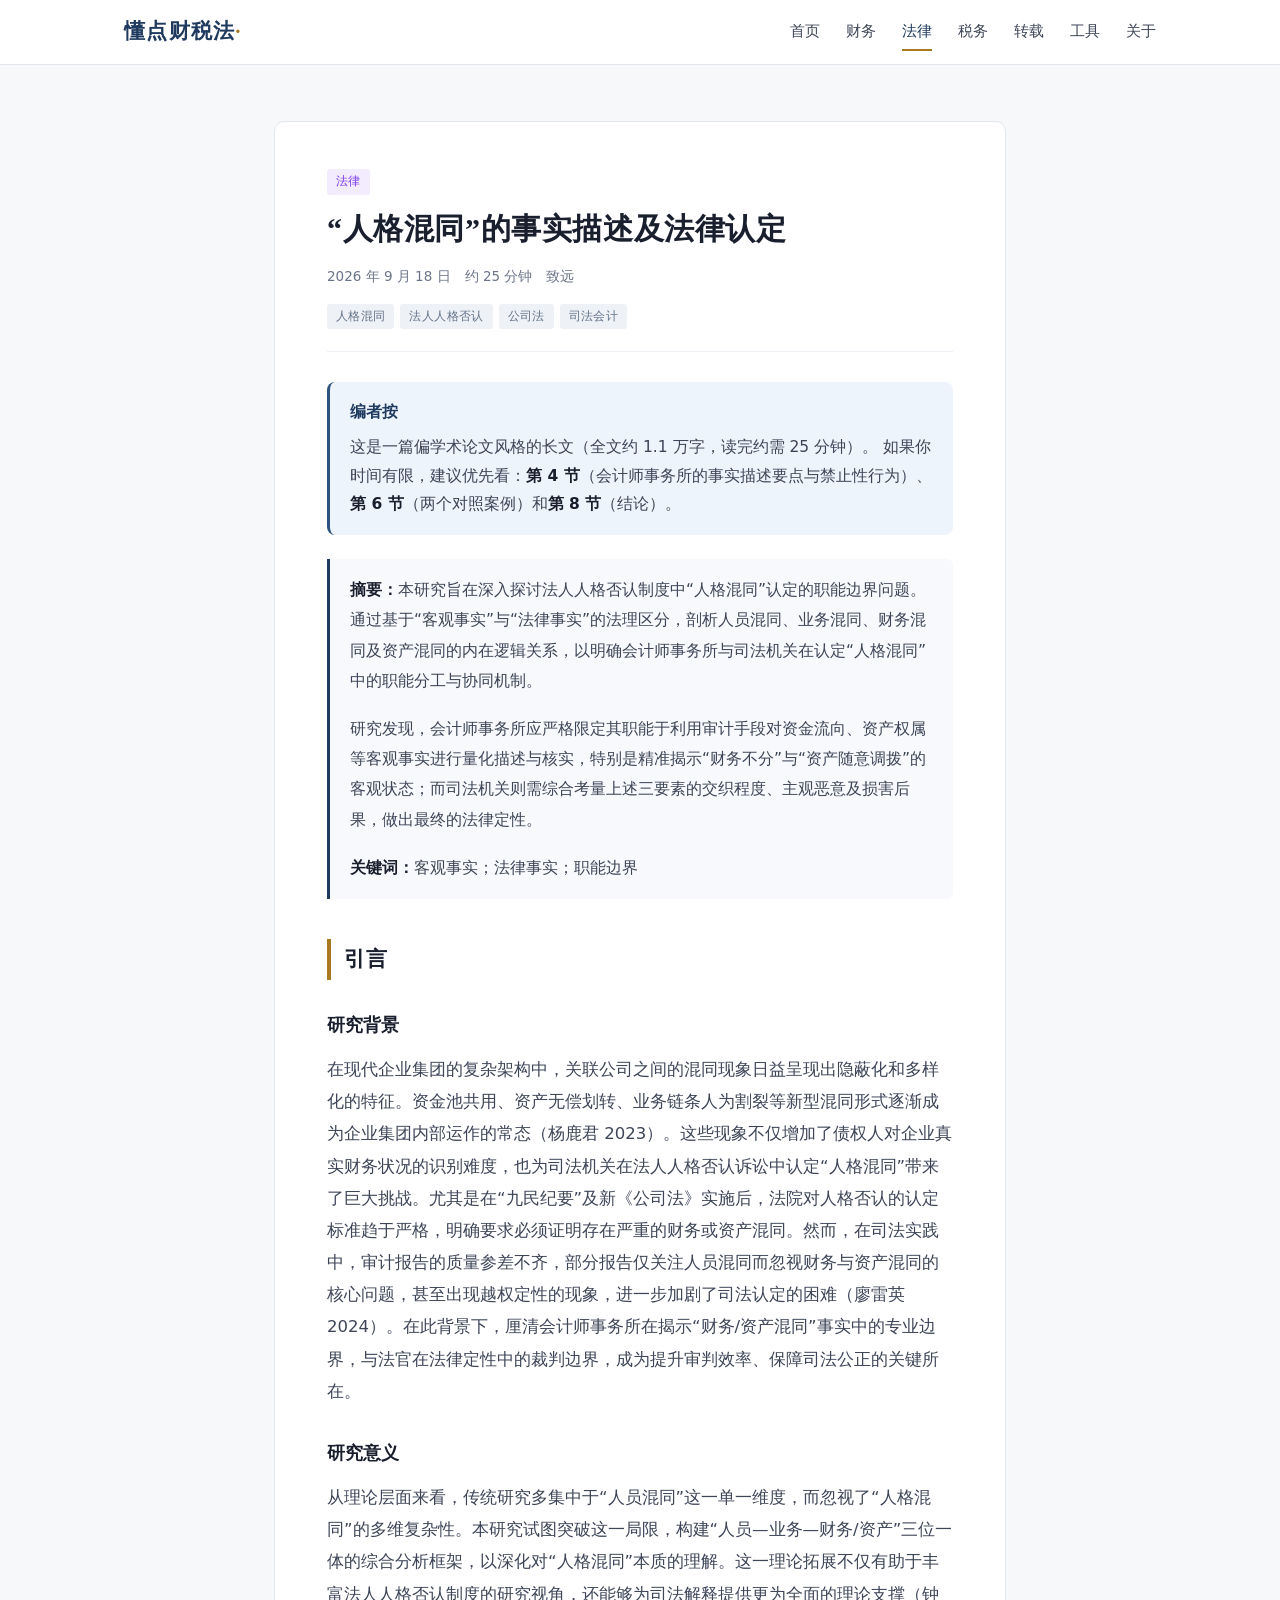
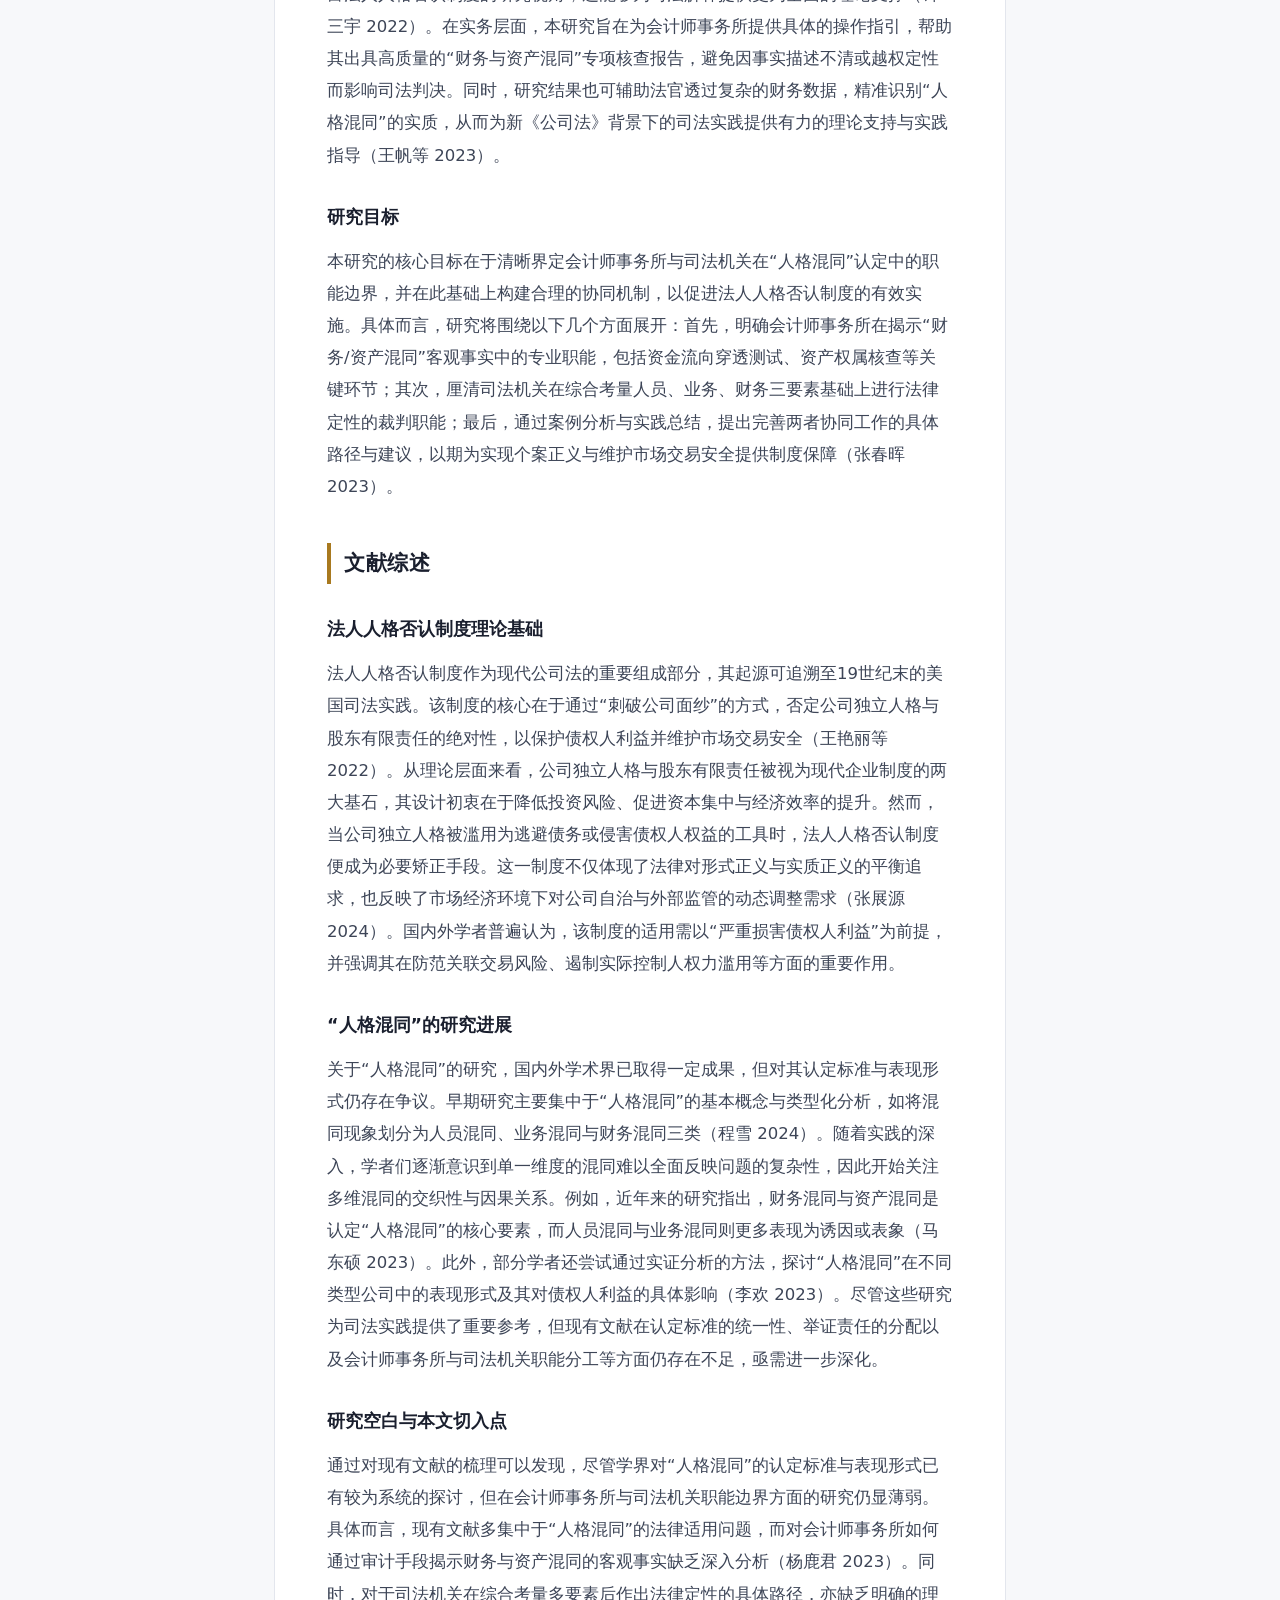
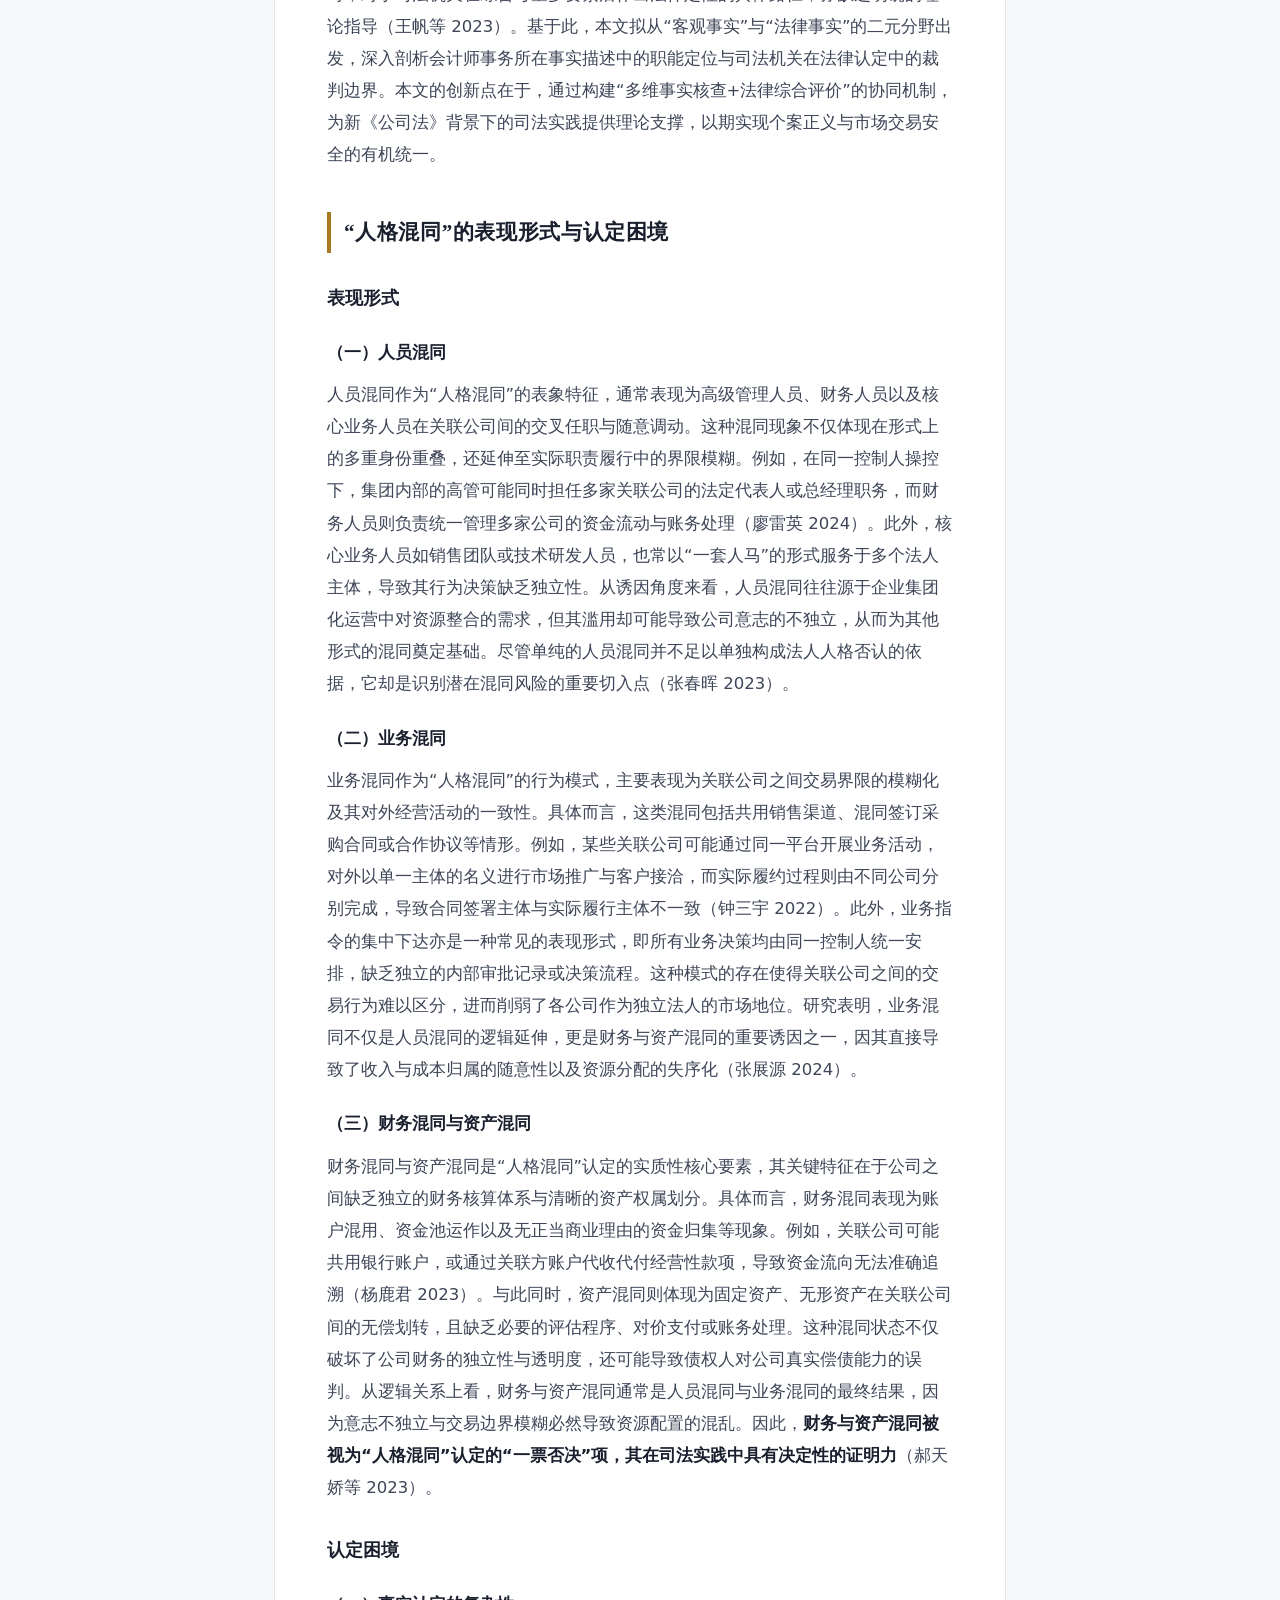
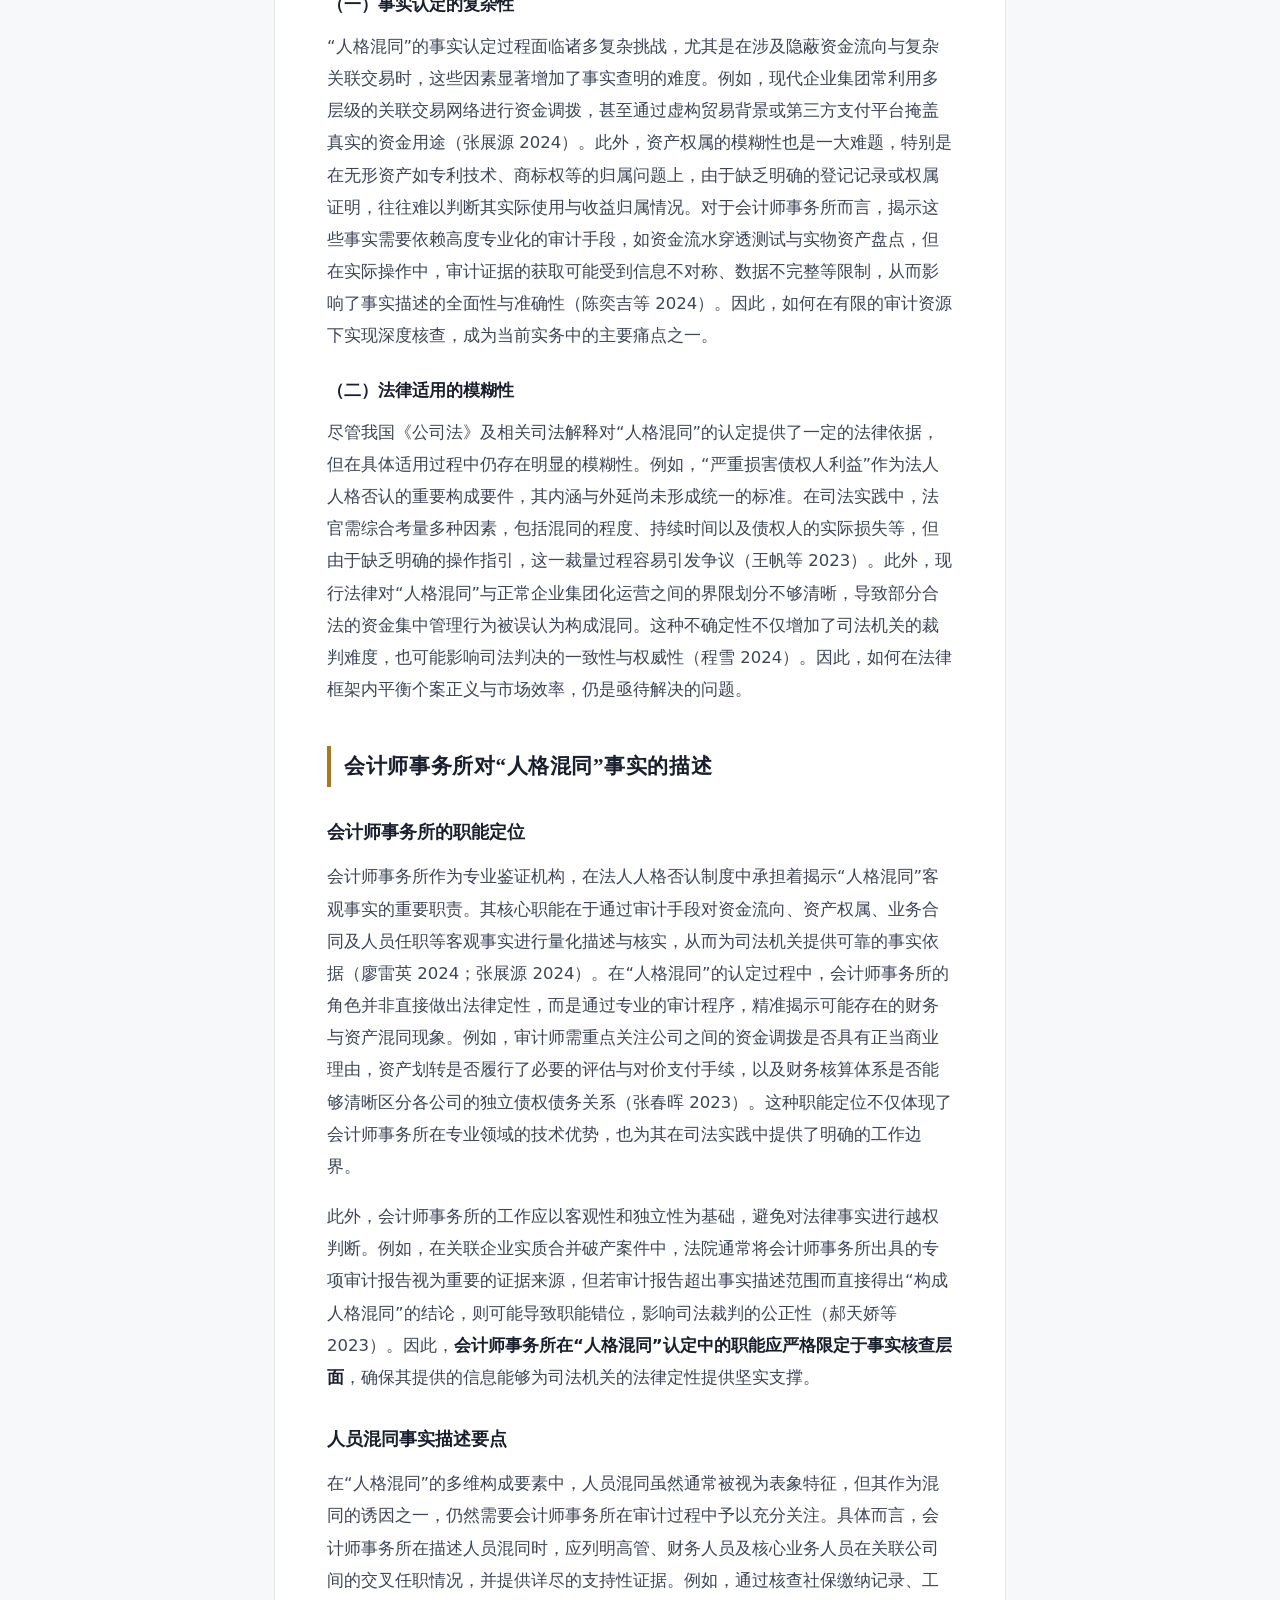
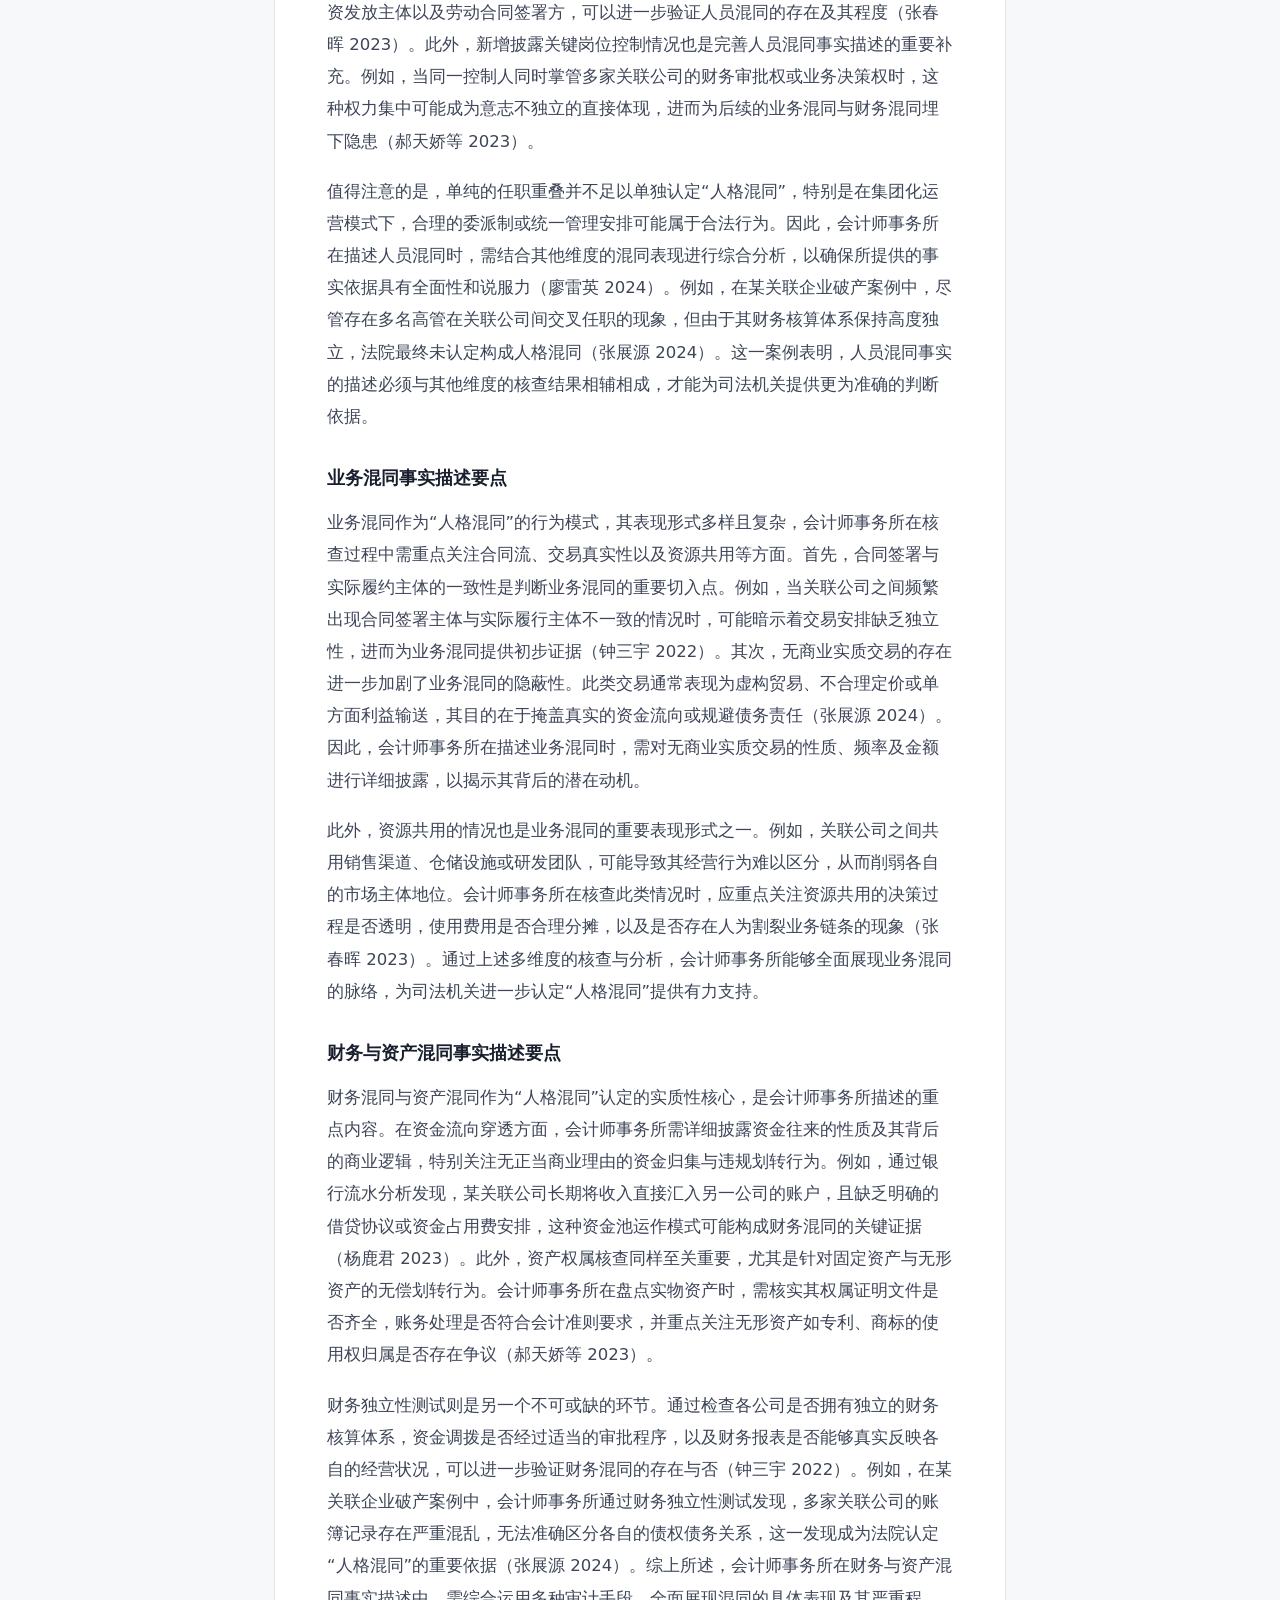
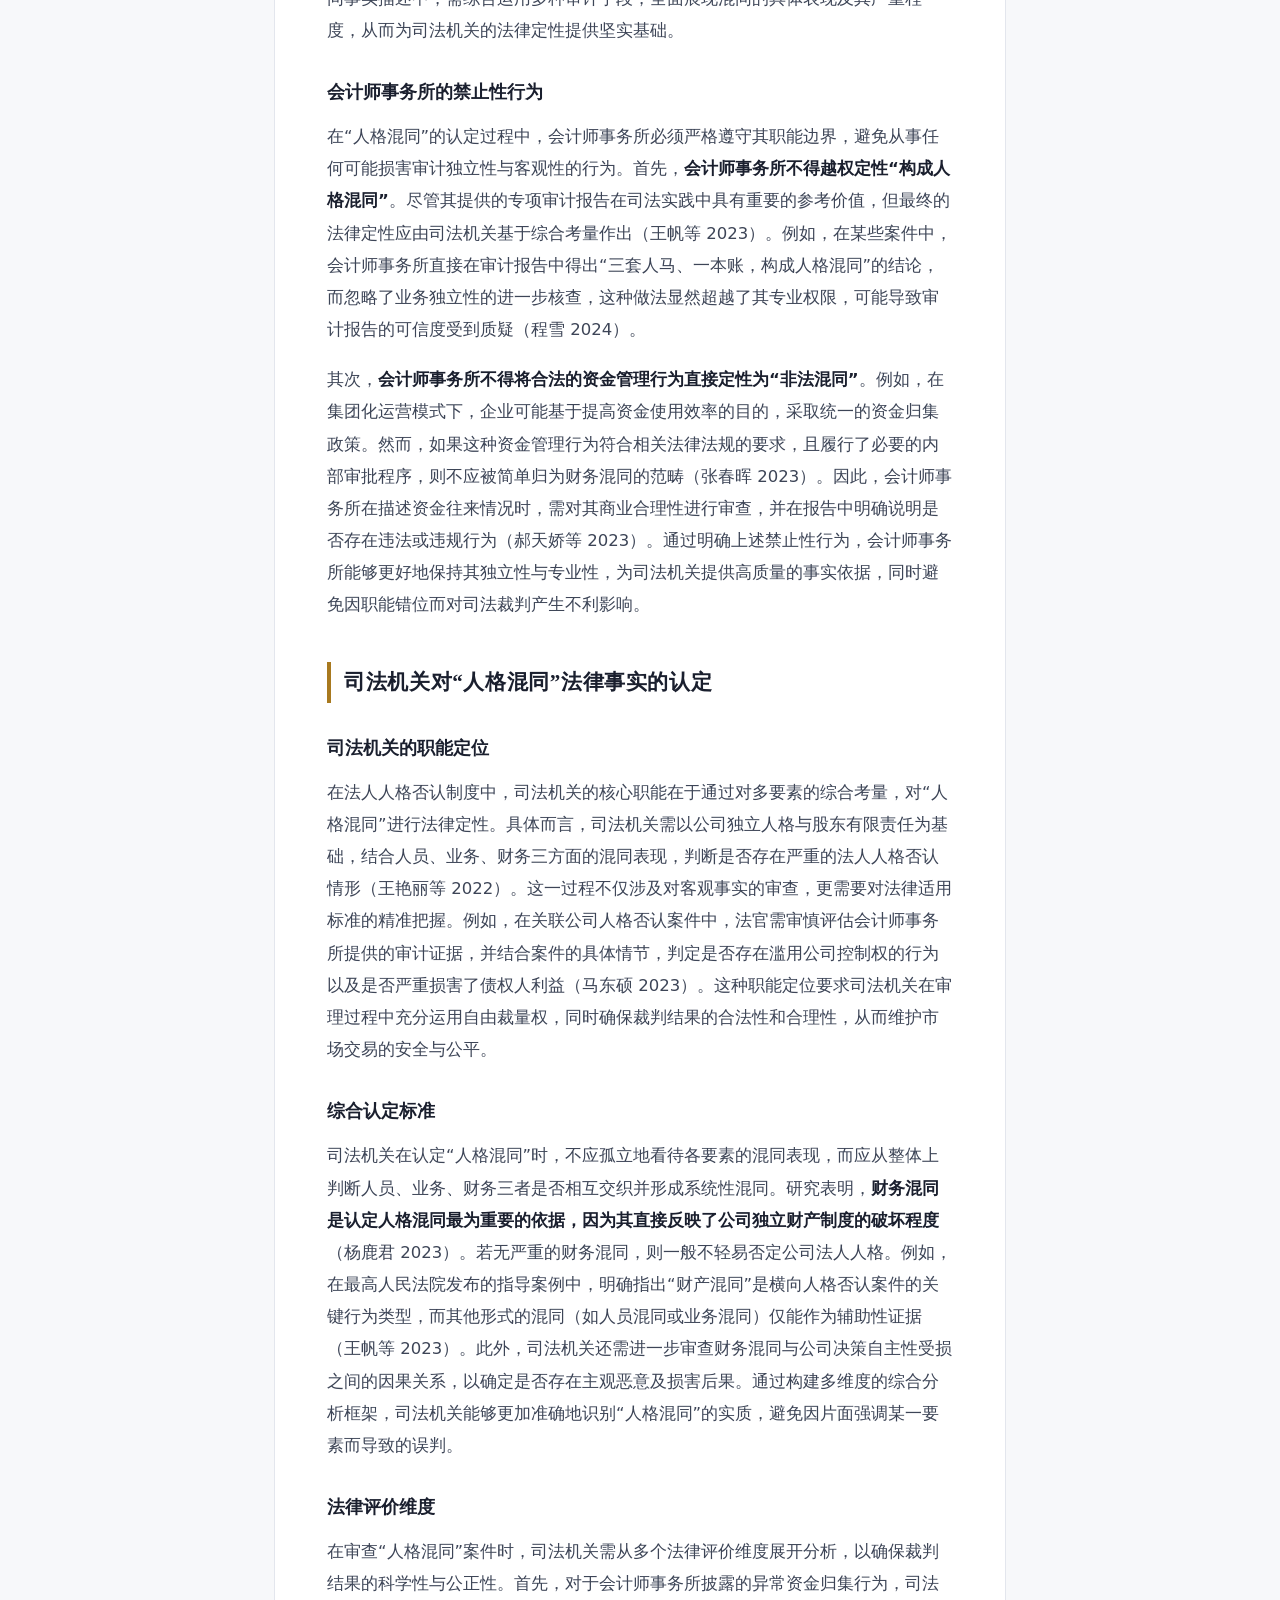
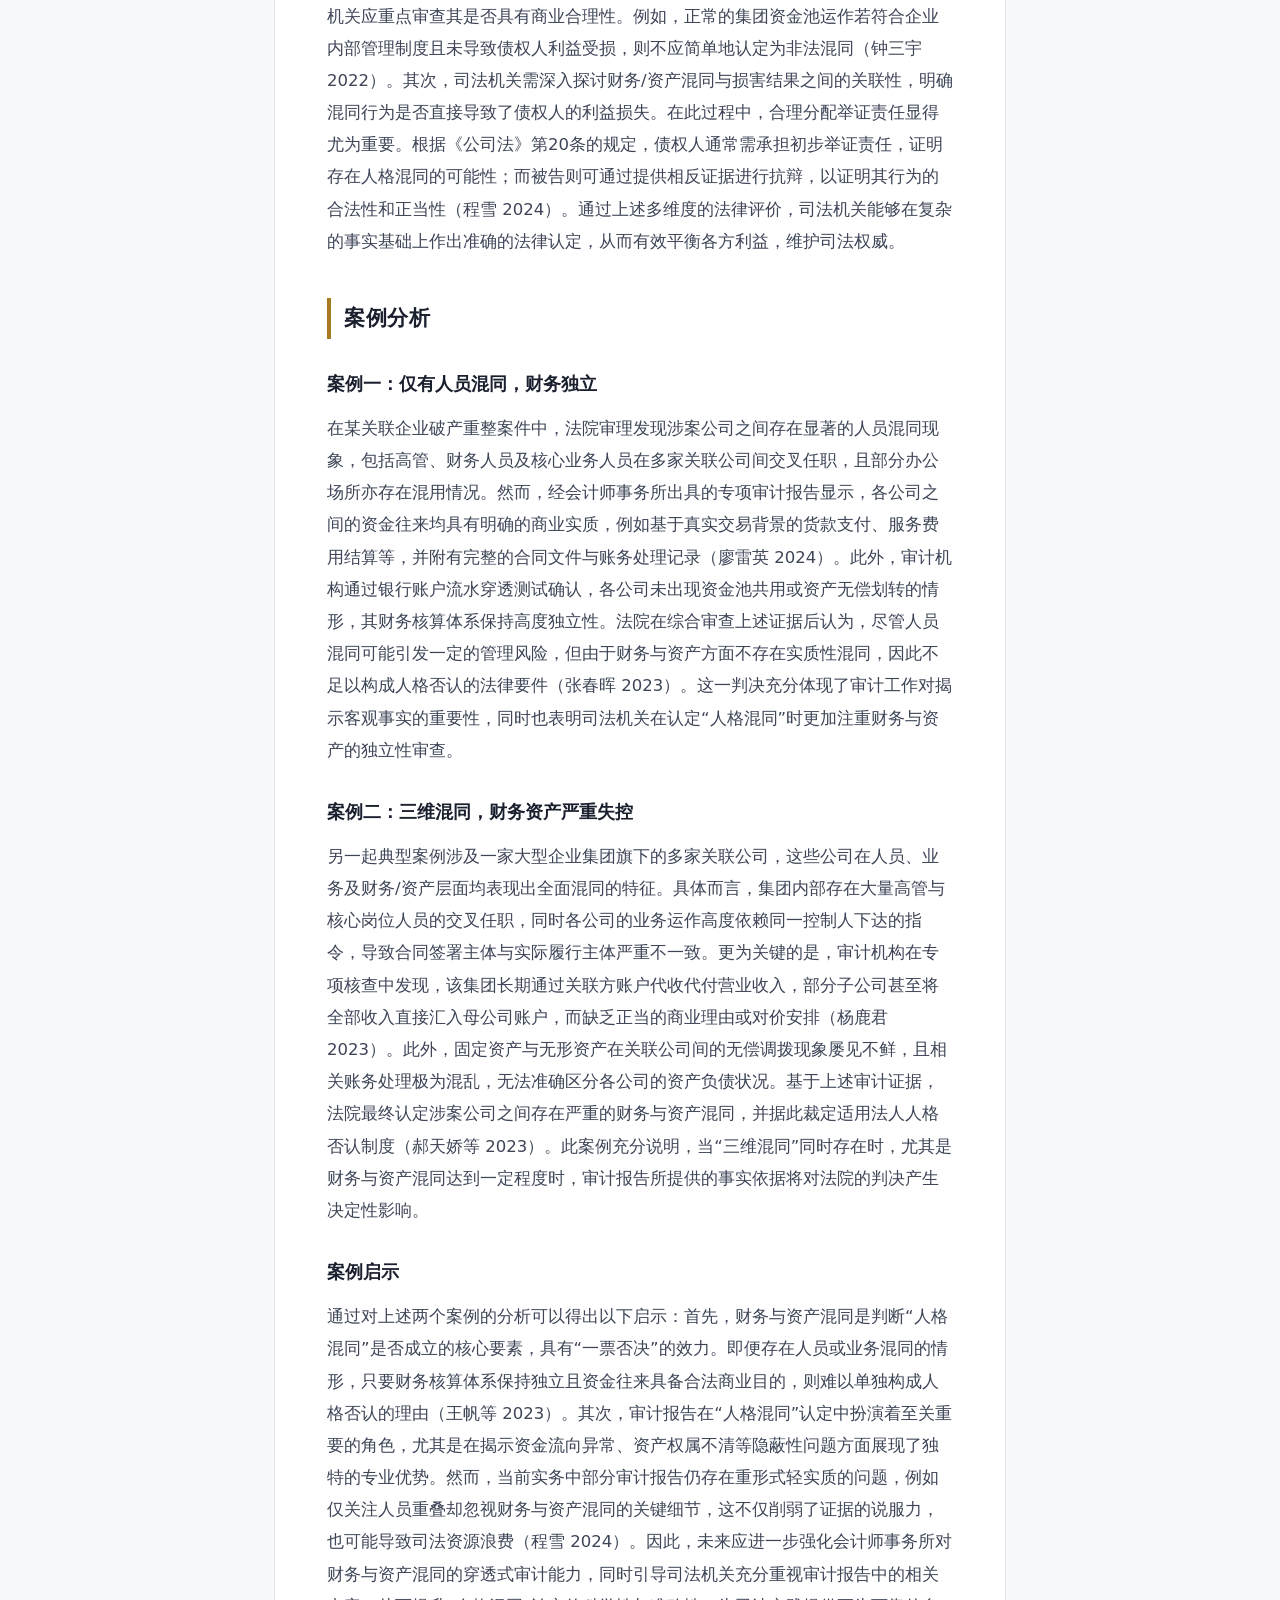
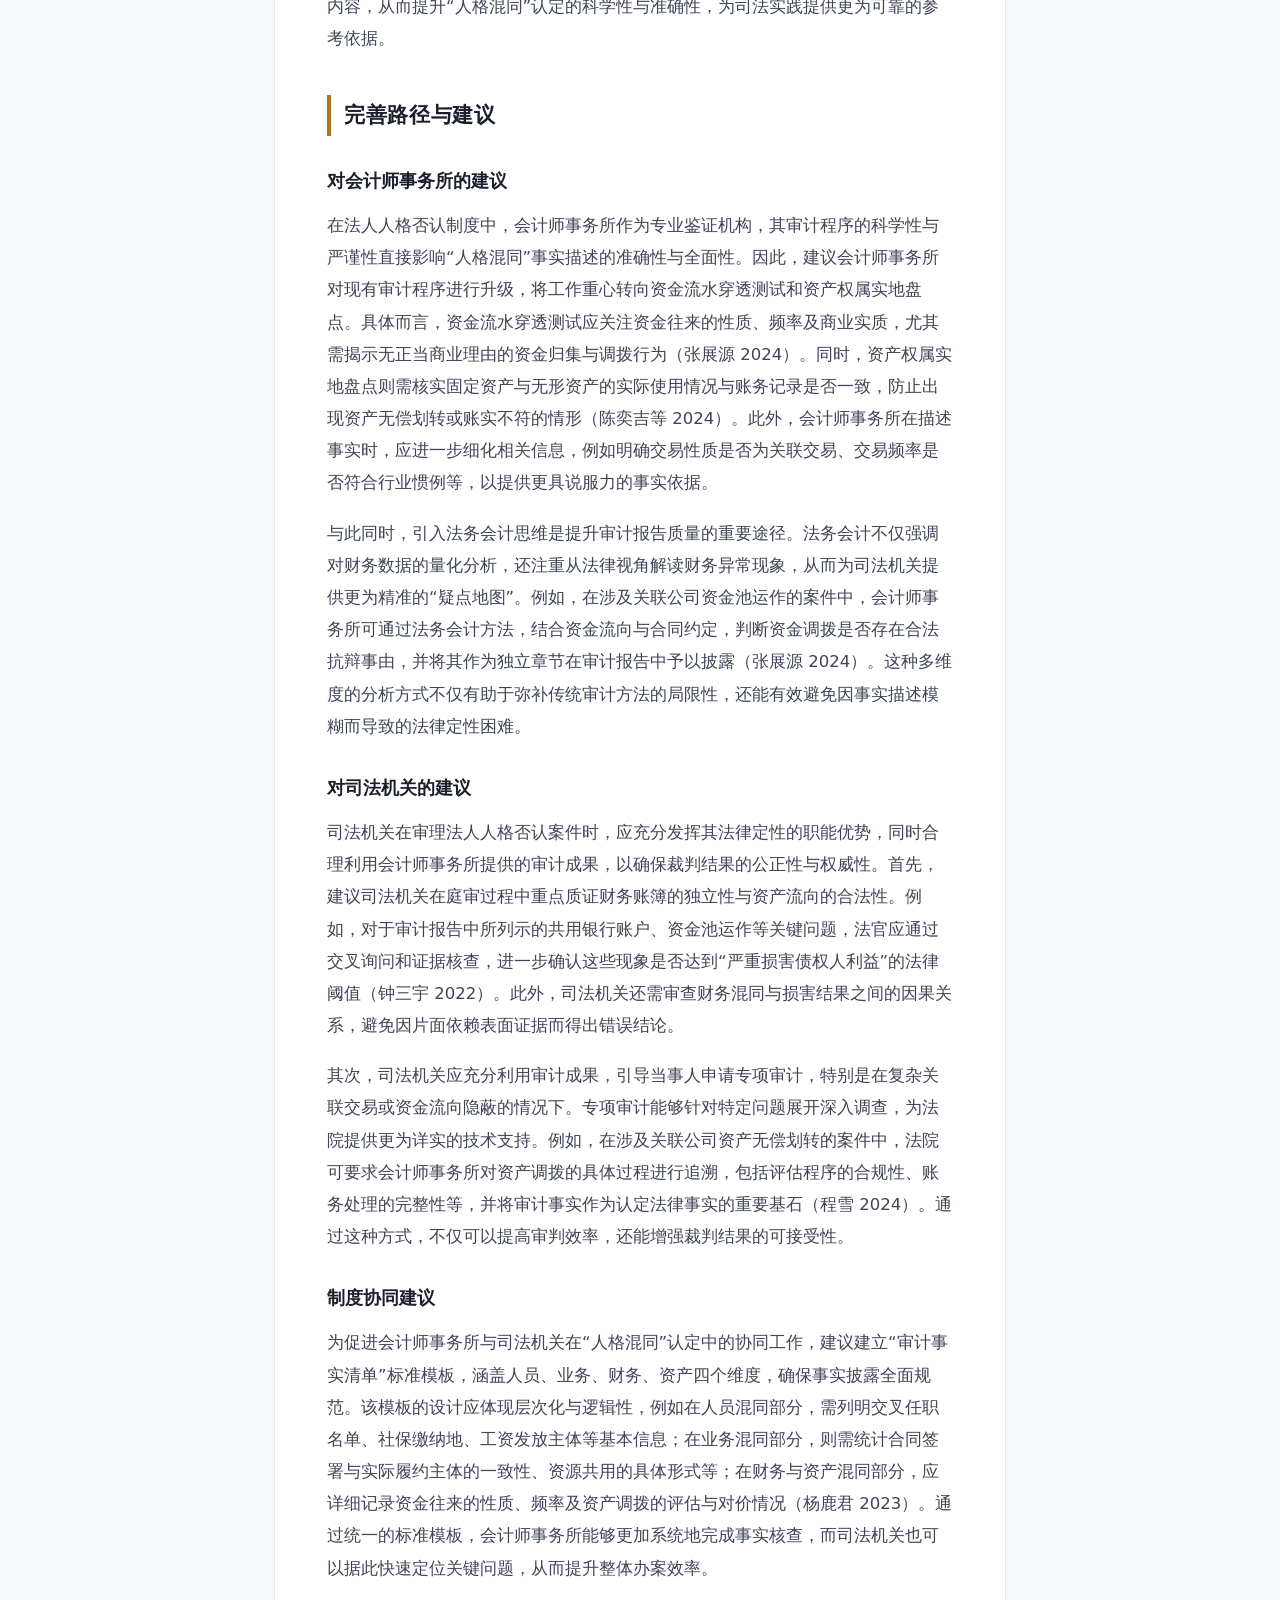
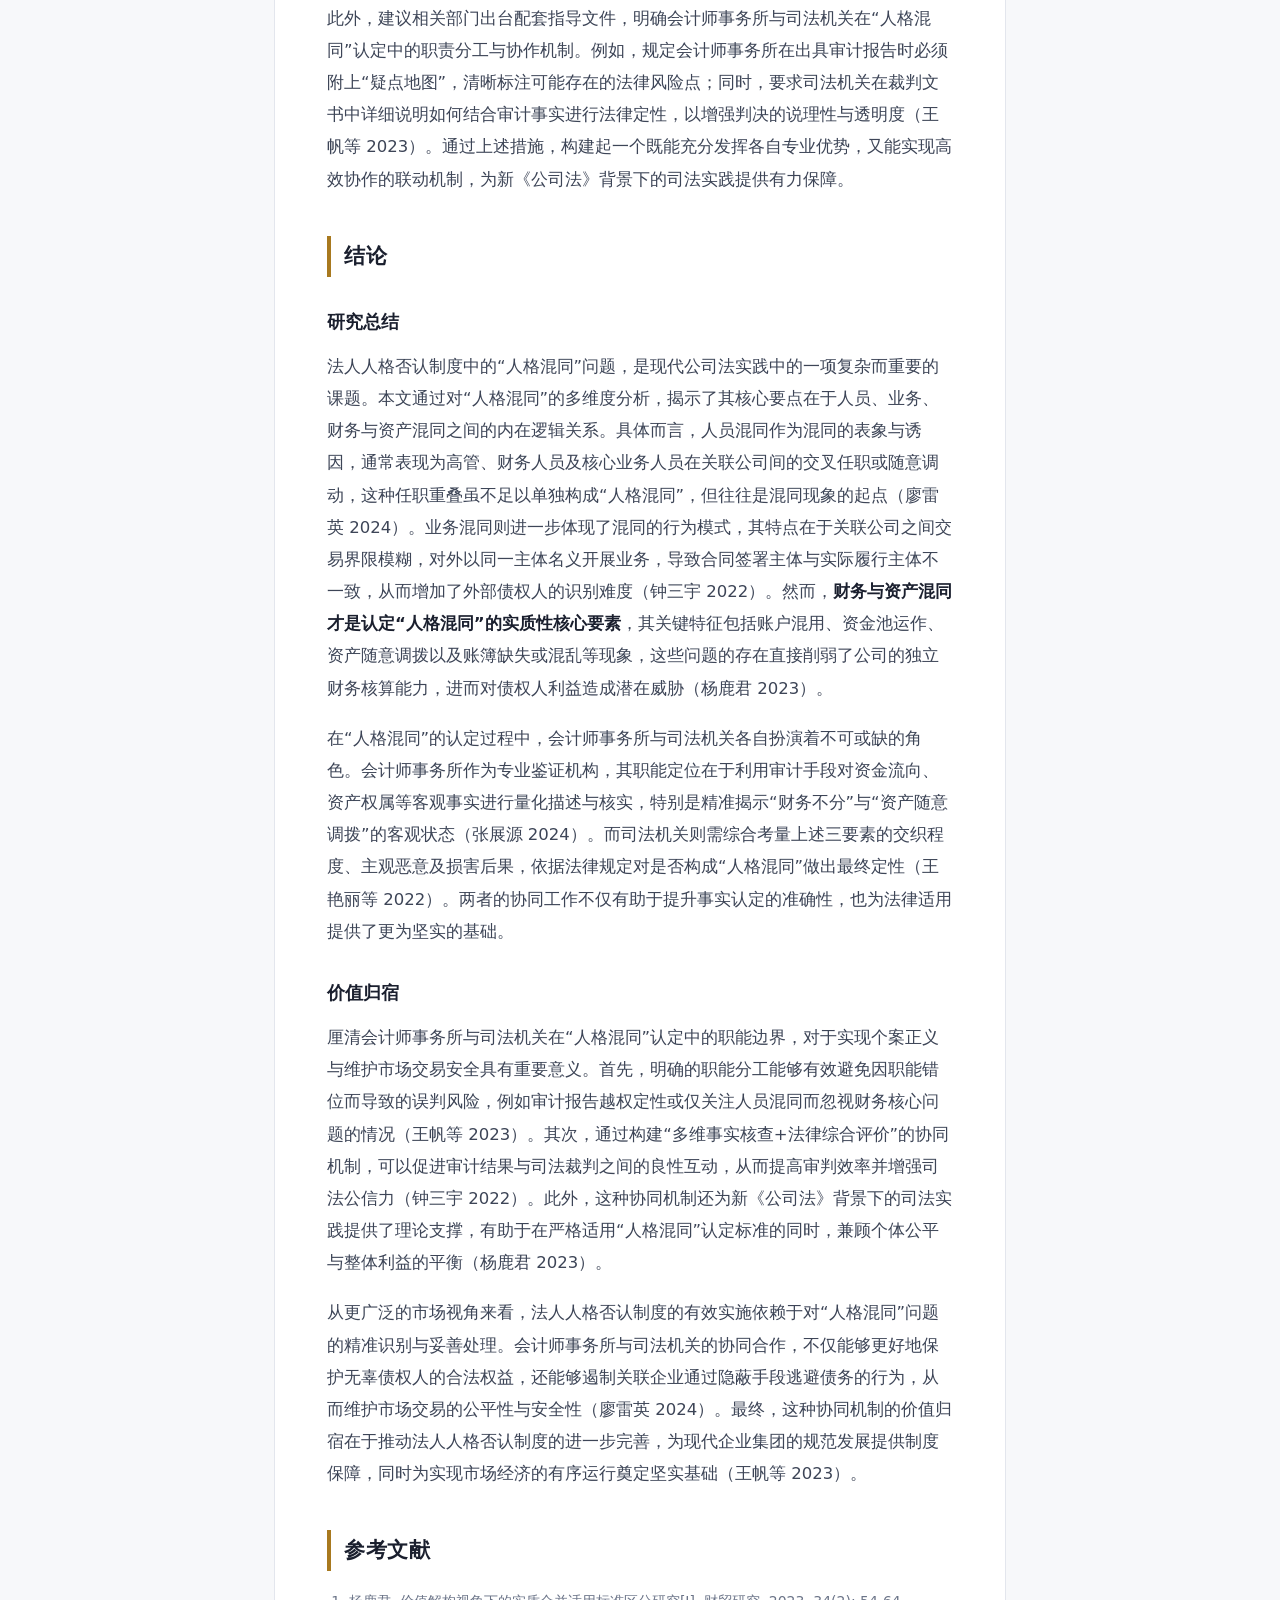
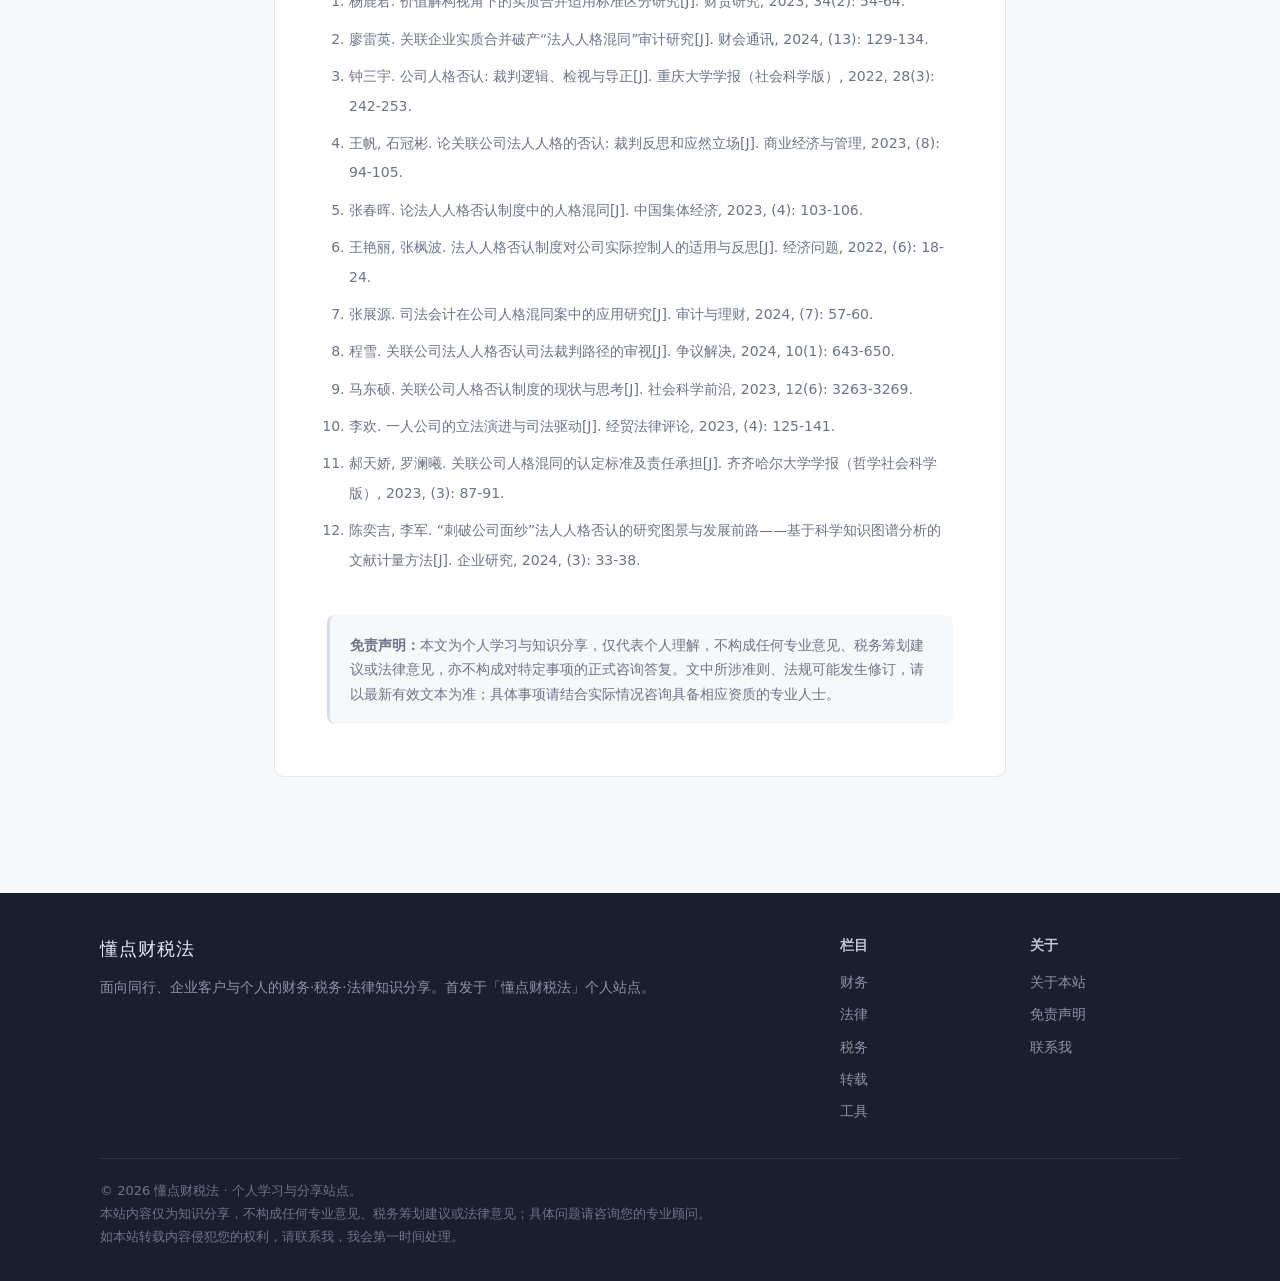
<file: posts/corporate-personality-commingling.html>
<!DOCTYPE html>
<html lang="zh-CN">
<head>
<meta charset="UTF-8">
<meta name="viewport" content="width=device-width, initial-scale=1">
<title>“人格混同”的事实描述及法律认定 | 懂点财税法</title>
<meta name="description" content="基于客观事实与法律事实的分野，剖析人员、业务、财务、资产四维混同的内在逻辑，界定会计师事务所与司法机关在人格混同认定中的职能边界。">
<link rel="stylesheet" href="../assets/style.css">
</head>
<body data-nav="law">

<header id="site-header"></header>

<main class="wrap wrap-narrow">
  <div id="article-root" data-slug="corporate-personality-commingling"></div>

  <div id="article-body-src" hidden>

    <div class="callout callout-info">
      <span class="callout-title">编者按</span>
      <p>
        这是一篇偏学术论文风格的长文（全文约 1.1 万字，读完约需 25 分钟）。
        如果你时间有限，建议优先看：<strong>第 4 节</strong>（会计师事务所的事实描述要点与禁止性行为）、
        <strong>第 6 节</strong>（两个对照案例）和<strong>第 8 节</strong>（结论）。
      </p>
    </div>

    <blockquote>
      <p><strong>摘要：</strong>本研究旨在深入探讨法人人格否认制度中“人格混同”认定的职能边界问题。通过基于“客观事实”与“法律事实”的法理区分，剖析人员混同、业务混同、财务混同及资产混同的内在逻辑关系，以明确会计师事务所与司法机关在认定“人格混同”中的职能分工与协同机制。</p>
      <p>研究发现，会计师事务所应严格限定其职能于利用审计手段对资金流向、资产权属等客观事实进行量化描述与核实，特别是精准揭示“财务不分”与“资产随意调拨”的客观状态；而司法机关则需综合考量上述三要素的交织程度、主观恶意及损害后果，做出最终的法律定性。</p>
      <p><strong>关键词：</strong>客观事实；法律事实；职能边界</p>
    </blockquote>

    <h2>引言</h2>

    <h3>研究背景</h3>
    <p>
      在现代企业集团的复杂架构中，关联公司之间的混同现象日益呈现出隐蔽化和多样化的特征。资金池共用、资产无偿划转、业务链条人为割裂等新型混同形式逐渐成为企业集团内部运作的常态（杨鹿君 2023）。这些现象不仅增加了债权人对企业真实财务状况的识别难度，也为司法机关在法人人格否认诉讼中认定“人格混同”带来了巨大挑战。尤其是在“九民纪要”及新《公司法》实施后，法院对人格否认的认定标准趋于严格，明确要求必须证明存在严重的财务或资产混同。然而，在司法实践中，审计报告的质量参差不齐，部分报告仅关注人员混同而忽视财务与资产混同的核心问题，甚至出现越权定性的现象，进一步加剧了司法认定的困难（廖雷英 2024）。在此背景下，厘清会计师事务所在揭示“财务/资产混同”事实中的专业边界，与法官在法律定性中的裁判边界，成为提升审判效率、保障司法公正的关键所在。
    </p>

    <h3>研究意义</h3>
    <p>
      从理论层面来看，传统研究多集中于“人员混同”这一单一维度，而忽视了“人格混同”的多维复杂性。本研究试图突破这一局限，构建“人员—业务—财务/资产”三位一体的综合分析框架，以深化对“人格混同”本质的理解。这一理论拓展不仅有助于丰富法人人格否认制度的研究视角，还能够为司法解释提供更为全面的理论支撑（钟三宇 2022）。在实务层面，本研究旨在为会计师事务所提供具体的操作指引，帮助其出具高质量的“财务与资产混同”专项核查报告，避免因事实描述不清或越权定性而影响司法判决。同时，研究结果也可辅助法官透过复杂的财务数据，精准识别“人格混同”的实质，从而为新《公司法》背景下的司法实践提供有力的理论支持与实践指导（王帆等 2023）。
    </p>

    <h3>研究目标</h3>
    <p>
      本研究的核心目标在于清晰界定会计师事务所与司法机关在“人格混同”认定中的职能边界，并在此基础上构建合理的协同机制，以促进法人人格否认制度的有效实施。具体而言，研究将围绕以下几个方面展开：首先，明确会计师事务所在揭示“财务/资产混同”客观事实中的专业职能，包括资金流向穿透测试、资产权属核查等关键环节；其次，厘清司法机关在综合考量人员、业务、财务三要素基础上进行法律定性的裁判职能；最后，通过案例分析与实践总结，提出完善两者协同工作的具体路径与建议，以期为实现个案正义与维护市场交易安全提供制度保障（张春晖 2023）。
    </p>

    <h2>文献综述</h2>

    <h3>法人人格否认制度理论基础</h3>
    <p>
      法人人格否认制度作为现代公司法的重要组成部分，其起源可追溯至19世纪末的美国司法实践。该制度的核心在于通过“刺破公司面纱”的方式，否定公司独立人格与股东有限责任的绝对性，以保护债权人利益并维护市场交易安全（王艳丽等 2022）。从理论层面来看，公司独立人格与股东有限责任被视为现代企业制度的两大基石，其设计初衷在于降低投资风险、促进资本集中与经济效率的提升。然而，当公司独立人格被滥用为逃避债务或侵害债权人权益的工具时，法人人格否认制度便成为必要矫正手段。这一制度不仅体现了法律对形式正义与实质正义的平衡追求，也反映了市场经济环境下对公司自治与外部监管的动态调整需求（张展源 2024）。国内外学者普遍认为，该制度的适用需以“严重损害债权人利益”为前提，并强调其在防范关联交易风险、遏制实际控制人权力滥用等方面的重要作用。
    </p>

    <h3>“人格混同”的研究进展</h3>
    <p>
      关于“人格混同”的研究，国内外学术界已取得一定成果，但对其认定标准与表现形式仍存在争议。早期研究主要集中于“人格混同”的基本概念与类型化分析，如将混同现象划分为人员混同、业务混同与财务混同三类（程雪 2024）。随着实践的深入，学者们逐渐意识到单一维度的混同难以全面反映问题的复杂性，因此开始关注多维混同的交织性与因果关系。例如，近年来的研究指出，财务混同与资产混同是认定“人格混同”的核心要素，而人员混同与业务混同则更多表现为诱因或表象（马东硕 2023）。此外，部分学者还尝试通过实证分析的方法，探讨“人格混同”在不同类型公司中的表现形式及其对债权人利益的具体影响（李欢 2023）。尽管这些研究为司法实践提供了重要参考，但现有文献在认定标准的统一性、举证责任的分配以及会计师事务所与司法机关职能分工等方面仍存在不足，亟需进一步深化。
    </p>

    <h3>研究空白与本文切入点</h3>
    <p>
      通过对现有文献的梳理可以发现，尽管学界对“人格混同”的认定标准与表现形式已有较为系统的探讨，但在会计师事务所与司法机关职能边界方面的研究仍显薄弱。具体而言，现有文献多集中于“人格混同”的法律适用问题，而对会计师事务所如何通过审计手段揭示财务与资产混同的客观事实缺乏深入分析（杨鹿君 2023）。同时，对于司法机关在综合考量多要素后作出法律定性的具体路径，亦缺乏明确的理论指导（王帆等 2023）。基于此，本文拟从“客观事实”与“法律事实”的二元分野出发，深入剖析会计师事务所在事实描述中的职能定位与司法机关在法律认定中的裁判边界。本文的创新点在于，通过构建“多维事实核查+法律综合评价”的协同机制，为新《公司法》背景下的司法实践提供理论支撑，以期实现个案正义与市场交易安全的有机统一。
    </p>

    <h2>“人格混同”的表现形式与认定困境</h2>

    <h3>表现形式</h3>

    <h4 style="font-size:16.5px;color:var(--ink);margin:22px 0 10px;font-weight:600">（一）人员混同</h4>
    <p>
      人员混同作为“人格混同”的表象特征，通常表现为高级管理人员、财务人员以及核心业务人员在关联公司间的交叉任职与随意调动。这种混同现象不仅体现在形式上的多重身份重叠，还延伸至实际职责履行中的界限模糊。例如，在同一控制人操控下，集团内部的高管可能同时担任多家关联公司的法定代表人或总经理职务，而财务人员则负责统一管理多家公司的资金流动与账务处理（廖雷英 2024）。此外，核心业务人员如销售团队或技术研发人员，也常以“一套人马”的形式服务于多个法人主体，导致其行为决策缺乏独立性。从诱因角度来看，人员混同往往源于企业集团化运营中对资源整合的需求，但其滥用却可能导致公司意志的不独立，从而为其他形式的混同奠定基础。尽管单纯的人员混同并不足以单独构成法人人格否认的依据，它却是识别潜在混同风险的重要切入点（张春晖 2023）。
    </p>

    <h4 style="font-size:16.5px;color:var(--ink);margin:22px 0 10px;font-weight:600">（二）业务混同</h4>
    <p>
      业务混同作为“人格混同”的行为模式，主要表现为关联公司之间交易界限的模糊化及其对外经营活动的一致性。具体而言，这类混同包括共用销售渠道、混同签订采购合同或合作协议等情形。例如，某些关联公司可能通过同一平台开展业务活动，对外以单一主体的名义进行市场推广与客户接洽，而实际履约过程则由不同公司分别完成，导致合同签署主体与实际履行主体不一致（钟三宇 2022）。此外，业务指令的集中下达亦是一种常见的表现形式，即所有业务决策均由同一控制人统一安排，缺乏独立的内部审批记录或决策流程。这种模式的存在使得关联公司之间的交易行为难以区分，进而削弱了各公司作为独立法人的市场地位。研究表明，业务混同不仅是人员混同的逻辑延伸，更是财务与资产混同的重要诱因之一，因其直接导致了收入与成本归属的随意性以及资源分配的失序化（张展源 2024）。
    </p>

    <h4 style="font-size:16.5px;color:var(--ink);margin:22px 0 10px;font-weight:600">（三）财务混同与资产混同</h4>
    <p>
      财务混同与资产混同是“人格混同”认定的实质性核心要素，其关键特征在于公司之间缺乏独立的财务核算体系与清晰的资产权属划分。具体而言，财务混同表现为账户混用、资金池运作以及无正当商业理由的资金归集等现象。例如，关联公司可能共用银行账户，或通过关联方账户代收代付经营性款项，导致资金流向无法准确追溯（杨鹿君 2023）。与此同时，资产混同则体现为固定资产、无形资产在关联公司间的无偿划转，且缺乏必要的评估程序、对价支付或账务处理。这种混同状态不仅破坏了公司财务的独立性与透明度，还可能导致债权人对公司真实偿债能力的误判。从逻辑关系上看，财务与资产混同通常是人员混同与业务混同的最终结果，因为意志不独立与交易边界模糊必然导致资源配置的混乱。因此，<strong>财务与资产混同被视为“人格混同”认定的“一票否决”项，其在司法实践中具有决定性的证明力</strong>（郝天娇等 2023）。
    </p>

    <h3>认定困境</h3>

    <h4 style="font-size:16.5px;color:var(--ink);margin:22px 0 10px;font-weight:600">（一）事实认定的复杂性</h4>
    <p>
      “人格混同”的事实认定过程面临诸多复杂挑战，尤其是在涉及隐蔽资金流向与复杂关联交易时，这些因素显著增加了事实查明的难度。例如，现代企业集团常利用多层级的关联交易网络进行资金调拨，甚至通过虚构贸易背景或第三方支付平台掩盖真实的资金用途（张展源 2024）。此外，资产权属的模糊性也是一大难题，特别是在无形资产如专利技术、商标权等的归属问题上，由于缺乏明确的登记记录或权属证明，往往难以判断其实际使用与收益归属情况。对于会计师事务所而言，揭示这些事实需要依赖高度专业化的审计手段，如资金流水穿透测试与实物资产盘点，但在实际操作中，审计证据的获取可能受到信息不对称、数据不完整等限制，从而影响了事实描述的全面性与准确性（陈奕吉等 2024）。因此，如何在有限的审计资源下实现深度核查，成为当前实务中的主要痛点之一。
    </p>

    <h4 style="font-size:16.5px;color:var(--ink);margin:22px 0 10px;font-weight:600">（二）法律适用的模糊性</h4>
    <p>
      尽管我国《公司法》及相关司法解释对“人格混同”的认定提供了一定的法律依据，但在具体适用过程中仍存在明显的模糊性。例如，“严重损害债权人利益”作为法人人格否认的重要构成要件，其内涵与外延尚未形成统一的标准。在司法实践中，法官需综合考量多种因素，包括混同的程度、持续时间以及债权人的实际损失等，但由于缺乏明确的操作指引，这一裁量过程容易引发争议（王帆等 2023）。此外，现行法律对“人格混同”与正常企业集团化运营之间的界限划分不够清晰，导致部分合法的资金集中管理行为被误认为构成混同。这种不确定性不仅增加了司法机关的裁判难度，也可能影响司法判决的一致性与权威性（程雪 2024）。因此，如何在法律框架内平衡个案正义与市场效率，仍是亟待解决的问题。
    </p>

    <h2>会计师事务所对“人格混同”事实的描述</h2>

    <h3>会计师事务所的职能定位</h3>
    <p>
      会计师事务所作为专业鉴证机构，在法人人格否认制度中承担着揭示“人格混同”客观事实的重要职责。其核心职能在于通过审计手段对资金流向、资产权属、业务合同及人员任职等客观事实进行量化描述与核实，从而为司法机关提供可靠的事实依据（廖雷英 2024；张展源 2024）。在“人格混同”的认定过程中，会计师事务所的角色并非直接做出法律定性，而是通过专业的审计程序，精准揭示可能存在的财务与资产混同现象。例如，审计师需重点关注公司之间的资金调拨是否具有正当商业理由，资产划转是否履行了必要的评估与对价支付手续，以及财务核算体系是否能够清晰区分各公司的独立债权债务关系（张春晖 2023）。这种职能定位不仅体现了会计师事务所在专业领域的技术优势，也为其在司法实践中提供了明确的工作边界。
    </p>
    <p>
      此外，会计师事务所的工作应以客观性和独立性为基础，避免对法律事实进行越权判断。例如，在关联企业实质合并破产案件中，法院通常将会计师事务所出具的专项审计报告视为重要的证据来源，但若审计报告超出事实描述范围而直接得出“构成人格混同”的结论，则可能导致职能错位，影响司法裁判的公正性（郝天娇等 2023）。因此，<strong>会计师事务所在“人格混同”认定中的职能应严格限定于事实核查层面</strong>，确保其提供的信息能够为司法机关的法律定性提供坚实支撑。
    </p>

    <h3>人员混同事实描述要点</h3>
    <p>
      在“人格混同”的多维构成要素中，人员混同虽然通常被视为表象特征，但其作为混同的诱因之一，仍然需要会计师事务所在审计过程中予以充分关注。具体而言，会计师事务所在描述人员混同时，应列明高管、财务人员及核心业务人员在关联公司间的交叉任职情况，并提供详尽的支持性证据。例如，通过核查社保缴纳记录、工资发放主体以及劳动合同签署方，可以进一步验证人员混同的存在及其程度（张春晖 2023）。此外，新增披露关键岗位控制情况也是完善人员混同事实描述的重要补充。例如，当同一控制人同时掌管多家关联公司的财务审批权或业务决策权时，这种权力集中可能成为意志不独立的直接体现，进而为后续的业务混同与财务混同埋下隐患（郝天娇等 2023）。
    </p>
    <p>
      值得注意的是，单纯的任职重叠并不足以单独认定“人格混同”，特别是在集团化运营模式下，合理的委派制或统一管理安排可能属于合法行为。因此，会计师事务所在描述人员混同时，需结合其他维度的混同表现进行综合分析，以确保所提供的事实依据具有全面性和说服力（廖雷英 2024）。例如，在某关联企业破产案例中，尽管存在多名高管在关联公司间交叉任职的现象，但由于其财务核算体系保持高度独立，法院最终未认定构成人格混同（张展源 2024）。这一案例表明，人员混同事实的描述必须与其他维度的核查结果相辅相成，才能为司法机关提供更为准确的判断依据。
    </p>

    <h3>业务混同事实描述要点</h3>
    <p>
      业务混同作为“人格混同”的行为模式，其表现形式多样且复杂，会计师事务所在核查过程中需重点关注合同流、交易真实性以及资源共用等方面。首先，合同签署与实际履约主体的一致性是判断业务混同的重要切入点。例如，当关联公司之间频繁出现合同签署主体与实际履行主体不一致的情况时，可能暗示着交易安排缺乏独立性，进而为业务混同提供初步证据（钟三宇 2022）。其次，无商业实质交易的存在进一步加剧了业务混同的隐蔽性。此类交易通常表现为虚构贸易、不合理定价或单方面利益输送，其目的在于掩盖真实的资金流向或规避债务责任（张展源 2024）。因此，会计师事务所在描述业务混同时，需对无商业实质交易的性质、频率及金额进行详细披露，以揭示其背后的潜在动机。
    </p>
    <p>
      此外，资源共用的情况也是业务混同的重要表现形式之一。例如，关联公司之间共用销售渠道、仓储设施或研发团队，可能导致其经营行为难以区分，从而削弱各自的市场主体地位。会计师事务所在核查此类情况时，应重点关注资源共用的决策过程是否透明，使用费用是否合理分摊，以及是否存在人为割裂业务链条的现象（张春晖 2023）。通过上述多维度的核查与分析，会计师事务所能够全面展现业务混同的脉络，为司法机关进一步认定“人格混同”提供有力支持。
    </p>

    <h3>财务与资产混同事实描述要点</h3>
    <p>
      财务混同与资产混同作为“人格混同”认定的实质性核心，是会计师事务所描述的重点内容。在资金流向穿透方面，会计师事务所需详细披露资金往来的性质及其背后的商业逻辑，特别关注无正当商业理由的资金归集与违规划转行为。例如，通过银行流水分析发现，某关联公司长期将收入直接汇入另一公司的账户，且缺乏明确的借贷协议或资金占用费安排，这种资金池运作模式可能构成财务混同的关键证据（杨鹿君 2023）。此外，资产权属核查同样至关重要，尤其是针对固定资产与无形资产的无偿划转行为。会计师事务所在盘点实物资产时，需核实其权属证明文件是否齐全，账务处理是否符合会计准则要求，并重点关注无形资产如专利、商标的使用权归属是否存在争议（郝天娇等 2023）。
    </p>
    <p>
      财务独立性测试则是另一个不可或缺的环节。通过检查各公司是否拥有独立的财务核算体系，资金调拨是否经过适当的审批程序，以及财务报表是否能够真实反映各自的经营状况，可以进一步验证财务混同的存在与否（钟三宇 2022）。例如，在某关联企业破产案例中，会计师事务所通过财务独立性测试发现，多家关联公司的账簿记录存在严重混乱，无法准确区分各自的债权债务关系，这一发现成为法院认定“人格混同”的重要依据（张展源 2024）。综上所述，会计师事务所在财务与资产混同事实描述中，需综合运用多种审计手段，全面展现混同的具体表现及其严重程度，从而为司法机关的法律定性提供坚实基础。
    </p>

    <h3>会计师事务所的禁止性行为</h3>
    <p>
      在“人格混同”的认定过程中，会计师事务所必须严格遵守其职能边界，避免从事任何可能损害审计独立性与客观性的行为。首先，<strong>会计师事务所不得越权定性“构成人格混同”</strong>。尽管其提供的专项审计报告在司法实践中具有重要的参考价值，但最终的法律定性应由司法机关基于综合考量作出（王帆等 2023）。例如，在某些案件中，会计师事务所直接在审计报告中得出“三套人马、一本账，构成人格混同”的结论，而忽略了业务独立性的进一步核查，这种做法显然超越了其专业权限，可能导致审计报告的可信度受到质疑（程雪 2024）。
    </p>
    <p>
      其次，<strong>会计师事务所不得将合法的资金管理行为直接定性为“非法混同”</strong>。例如，在集团化运营模式下，企业可能基于提高资金使用效率的目的，采取统一的资金归集政策。然而，如果这种资金管理行为符合相关法律法规的要求，且履行了必要的内部审批程序，则不应被简单归为财务混同的范畴（张春晖 2023）。因此，会计师事务所在描述资金往来情况时，需对其商业合理性进行审查，并在报告中明确说明是否存在违法或违规行为（郝天娇等 2023）。通过明确上述禁止性行为，会计师事务所能够更好地保持其独立性与专业性，为司法机关提供高质量的事实依据，同时避免因职能错位而对司法裁判产生不利影响。
    </p>

    <h2>司法机关对“人格混同”法律事实的认定</h2>

    <h3>司法机关的职能定位</h3>
    <p>
      在法人人格否认制度中，司法机关的核心职能在于通过对多要素的综合考量，对“人格混同”进行法律定性。具体而言，司法机关需以公司独立人格与股东有限责任为基础，结合人员、业务、财务三方面的混同表现，判断是否存在严重的法人人格否认情形（王艳丽等 2022）。这一过程不仅涉及对客观事实的审查，更需要对法律适用标准的精准把握。例如，在关联公司人格否认案件中，法官需审慎评估会计师事务所提供的审计证据，并结合案件的具体情节，判定是否存在滥用公司控制权的行为以及是否严重损害了债权人利益（马东硕 2023）。这种职能定位要求司法机关在审理过程中充分运用自由裁量权，同时确保裁判结果的合法性和合理性，从而维护市场交易的安全与公平。
    </p>

    <h3>综合认定标准</h3>
    <p>
      司法机关在认定“人格混同”时，不应孤立地看待各要素的混同表现，而应从整体上判断人员、业务、财务三者是否相互交织并形成系统性混同。研究表明，<strong>财务混同是认定人格混同最为重要的依据，因为其直接反映了公司独立财产制度的破坏程度</strong>（杨鹿君 2023）。若无严重的财务混同，则一般不轻易否定公司法人人格。例如，在最高人民法院发布的指导案例中，明确指出“财产混同”是横向人格否认案件的关键行为类型，而其他形式的混同（如人员混同或业务混同）仅能作为辅助性证据（王帆等 2023）。此外，司法机关还需进一步审查财务混同与公司决策自主性受损之间的因果关系，以确定是否存在主观恶意及损害后果。通过构建多维度的综合分析框架，司法机关能够更加准确地识别“人格混同”的实质，避免因片面强调某一要素而导致的误判。
    </p>

    <h3>法律评价维度</h3>
    <p>
      在审查“人格混同”案件时，司法机关需从多个法律评价维度展开分析，以确保裁判结果的科学性与公正性。首先，对于会计师事务所披露的异常资金归集行为，司法机关应重点审查其是否具有商业合理性。例如，正常的集团资金池运作若符合企业内部管理制度且未导致债权人利益受损，则不应简单地认定为非法混同（钟三宇 2022）。其次，司法机关需深入探讨财务/资产混同与损害结果之间的关联性，明确混同行为是否直接导致了债权人的利益损失。在此过程中，合理分配举证责任显得尤为重要。根据《公司法》第20条的规定，债权人通常需承担初步举证责任，证明存在人格混同的可能性；而被告则可通过提供相反证据进行抗辩，以证明其行为的合法性和正当性（程雪 2024）。通过上述多维度的法律评价，司法机关能够在复杂的事实基础上作出准确的法律认定，从而有效平衡各方利益，维护司法权威。
    </p>

    <h2>案例分析</h2>

    <h3>案例一：仅有人员混同，财务独立</h3>
    <p>
      在某关联企业破产重整案件中，法院审理发现涉案公司之间存在显著的人员混同现象，包括高管、财务人员及核心业务人员在多家关联公司间交叉任职，且部分办公场所亦存在混用情况。然而，经会计师事务所出具的专项审计报告显示，各公司之间的资金往来均具有明确的商业实质，例如基于真实交易背景的货款支付、服务费用结算等，并附有完整的合同文件与账务处理记录（廖雷英 2024）。此外，审计机构通过银行账户流水穿透测试确认，各公司未出现资金池共用或资产无偿划转的情形，其财务核算体系保持高度独立性。法院在综合审查上述证据后认为，尽管人员混同可能引发一定的管理风险，但由于财务与资产方面不存在实质性混同，因此不足以构成人格否认的法律要件（张春晖 2023）。这一判决充分体现了审计工作对揭示客观事实的重要性，同时也表明司法机关在认定“人格混同”时更加注重财务与资产的独立性审查。
    </p>

    <h3>案例二：三维混同，财务资产严重失控</h3>
    <p>
      另一起典型案例涉及一家大型企业集团旗下的多家关联公司，这些公司在人员、业务及财务/资产层面均表现出全面混同的特征。具体而言，集团内部存在大量高管与核心岗位人员的交叉任职，同时各公司的业务运作高度依赖同一控制人下达的指令，导致合同签署主体与实际履行主体严重不一致。更为关键的是，审计机构在专项核查中发现，该集团长期通过关联方账户代收代付营业收入，部分子公司甚至将全部收入直接汇入母公司账户，而缺乏正当的商业理由或对价安排（杨鹿君 2023）。此外，固定资产与无形资产在关联公司间的无偿调拨现象屡见不鲜，且相关账务处理极为混乱，无法准确区分各公司的资产负债状况。基于上述审计证据，法院最终认定涉案公司之间存在严重的财务与资产混同，并据此裁定适用法人人格否认制度（郝天娇等 2023）。此案例充分说明，当“三维混同”同时存在时，尤其是财务与资产混同达到一定程度时，审计报告所提供的事实依据将对法院的判决产生决定性影响。
    </p>

    <h3>案例启示</h3>
    <p>
      通过对上述两个案例的分析可以得出以下启示：首先，财务与资产混同是判断“人格混同”是否成立的核心要素，具有“一票否决”的效力。即便存在人员或业务混同的情形，只要财务核算体系保持独立且资金往来具备合法商业目的，则难以单独构成人格否认的理由（王帆等 2023）。其次，审计报告在“人格混同”认定中扮演着至关重要的角色，尤其是在揭示资金流向异常、资产权属不清等隐蔽性问题方面展现了独特的专业优势。然而，当前实务中部分审计报告仍存在重形式轻实质的问题，例如仅关注人员重叠却忽视财务与资产混同的关键细节，这不仅削弱了证据的说服力，也可能导致司法资源浪费（程雪 2024）。因此，未来应进一步强化会计师事务所对财务与资产混同的穿透式审计能力，同时引导司法机关充分重视审计报告中的相关内容，从而提升“人格混同”认定的科学性与准确性，为司法实践提供更为可靠的参考依据。
    </p>

    <h2>完善路径与建议</h2>

    <h3>对会计师事务所的建议</h3>
    <p>
      在法人人格否认制度中，会计师事务所作为专业鉴证机构，其审计程序的科学性与严谨性直接影响“人格混同”事实描述的准确性与全面性。因此，建议会计师事务所对现有审计程序进行升级，将工作重心转向资金流水穿透测试和资产权属实地盘点。具体而言，资金流水穿透测试应关注资金往来的性质、频率及商业实质，尤其需揭示无正当商业理由的资金归集与调拨行为（张展源 2024）。同时，资产权属实地盘点则需核实固定资产与无形资产的实际使用情况与账务记录是否一致，防止出现资产无偿划转或账实不符的情形（陈奕吉等 2024）。此外，会计师事务所在描述事实时，应进一步细化相关信息，例如明确交易性质是否为关联交易、交易频率是否符合行业惯例等，以提供更具说服力的事实依据。
    </p>
    <p>
      与此同时，引入法务会计思维是提升审计报告质量的重要途径。法务会计不仅强调对财务数据的量化分析，还注重从法律视角解读财务异常现象，从而为司法机关提供更为精准的“疑点地图”。例如，在涉及关联公司资金池运作的案件中，会计师事务所可通过法务会计方法，结合资金流向与合同约定，判断资金调拨是否存在合法抗辩事由，并将其作为独立章节在审计报告中予以披露（张展源 2024）。这种多维度的分析方式不仅有助于弥补传统审计方法的局限性，还能有效避免因事实描述模糊而导致的法律定性困难。
    </p>

    <h3>对司法机关的建议</h3>
    <p>
      司法机关在审理法人人格否认案件时，应充分发挥其法律定性的职能优势，同时合理利用会计师事务所提供的审计成果，以确保裁判结果的公正性与权威性。首先，建议司法机关在庭审过程中重点质证财务账簿的独立性与资产流向的合法性。例如，对于审计报告中所列示的共用银行账户、资金池运作等关键问题，法官应通过交叉询问和证据核查，进一步确认这些现象是否达到“严重损害债权人利益”的法律阈值（钟三宇 2022）。此外，司法机关还需审查财务混同与损害结果之间的因果关系，避免因片面依赖表面证据而得出错误结论。
    </p>
    <p>
      其次，司法机关应充分利用审计成果，引导当事人申请专项审计，特别是在复杂关联交易或资金流向隐蔽的情况下。专项审计能够针对特定问题展开深入调查，为法院提供更为详实的技术支持。例如，在涉及关联公司资产无偿划转的案件中，法院可要求会计师事务所对资产调拨的具体过程进行追溯，包括评估程序的合规性、账务处理的完整性等，并将审计事实作为认定法律事实的重要基石（程雪 2024）。通过这种方式，不仅可以提高审判效率，还能增强裁判结果的可接受性。
    </p>

    <h3>制度协同建议</h3>
    <p>
      为促进会计师事务所与司法机关在“人格混同”认定中的协同工作，建议建立“审计事实清单”标准模板，涵盖人员、业务、财务、资产四个维度，确保事实披露全面规范。该模板的设计应体现层次化与逻辑性，例如在人员混同部分，需列明交叉任职名单、社保缴纳地、工资发放主体等基本信息；在业务混同部分，则需统计合同签署与实际履约主体的一致性、资源共用的具体形式等；在财务与资产混同部分，应详细记录资金往来的性质、频率及资产调拨的评估与对价情况（杨鹿君 2023）。通过统一的标准模板，会计师事务所能够更加系统地完成事实核查，而司法机关也可以据此快速定位关键问题，从而提升整体办案效率。
    </p>
    <p>
      此外，建议相关部门出台配套指导文件，明确会计师事务所与司法机关在“人格混同”认定中的职责分工与协作机制。例如，规定会计师事务所在出具审计报告时必须附上“疑点地图”，清晰标注可能存在的法律风险点；同时，要求司法机关在裁判文书中详细说明如何结合审计事实进行法律定性，以增强判决的说理性与透明度（王帆等 2023）。通过上述措施，构建起一个既能充分发挥各自专业优势，又能实现高效协作的联动机制，为新《公司法》背景下的司法实践提供有力保障。
    </p>

    <h2>结论</h2>

    <h3>研究总结</h3>
    <p>
      法人人格否认制度中的“人格混同”问题，是现代公司法实践中的一项复杂而重要的课题。本文通过对“人格混同”的多维度分析，揭示了其核心要点在于人员、业务、财务与资产混同之间的内在逻辑关系。具体而言，人员混同作为混同的表象与诱因，通常表现为高管、财务人员及核心业务人员在关联公司间的交叉任职或随意调动，这种任职重叠虽不足以单独构成“人格混同”，但往往是混同现象的起点（廖雷英 2024）。业务混同则进一步体现了混同的行为模式，其特点在于关联公司之间交易界限模糊，对外以同一主体名义开展业务，导致合同签署主体与实际履行主体不一致，从而增加了外部债权人的识别难度（钟三宇 2022）。然而，<strong>财务与资产混同才是认定“人格混同”的实质性核心要素</strong>，其关键特征包括账户混用、资金池运作、资产随意调拨以及账簿缺失或混乱等现象，这些问题的存在直接削弱了公司的独立财务核算能力，进而对债权人利益造成潜在威胁（杨鹿君 2023）。
    </p>
    <p>
      在“人格混同”的认定过程中，会计师事务所与司法机关各自扮演着不可或缺的角色。会计师事务所作为专业鉴证机构，其职能定位在于利用审计手段对资金流向、资产权属等客观事实进行量化描述与核实，特别是精准揭示“财务不分”与“资产随意调拨”的客观状态（张展源 2024）。而司法机关则需综合考量上述三要素的交织程度、主观恶意及损害后果，依据法律规定对是否构成“人格混同”做出最终定性（王艳丽等 2022）。两者的协同工作不仅有助于提升事实认定的准确性，也为法律适用提供了更为坚实的基础。
    </p>

    <h3>价值归宿</h3>
    <p>
      厘清会计师事务所与司法机关在“人格混同”认定中的职能边界，对于实现个案正义与维护市场交易安全具有重要意义。首先，明确的职能分工能够有效避免因职能错位而导致的误判风险，例如审计报告越权定性或仅关注人员混同而忽视财务核心问题的情况（王帆等 2023）。其次，通过构建“多维事实核查+法律综合评价”的协同机制，可以促进审计结果与司法裁判之间的良性互动，从而提高审判效率并增强司法公信力（钟三宇 2022）。此外，这种协同机制还为新《公司法》背景下的司法实践提供了理论支撑，有助于在严格适用“人格混同”认定标准的同时，兼顾个体公平与整体利益的平衡（杨鹿君 2023）。
    </p>
    <p>
      从更广泛的市场视角来看，法人人格否认制度的有效实施依赖于对“人格混同”问题的精准识别与妥善处理。会计师事务所与司法机关的协同合作，不仅能够更好地保护无辜债权人的合法权益，还能够遏制关联企业通过隐蔽手段逃避债务的行为，从而维护市场交易的公平性与安全性（廖雷英 2024）。最终，这种协同机制的价值归宿在于推动法人人格否认制度的进一步完善，为现代企业集团的规范发展提供制度保障，同时为实现市场经济的有序运行奠定坚实基础（王帆等 2023）。
    </p>

    <h2>参考文献</h2>
    <ol style="font-size:14px;color:#6b7488;line-height:2.1;padding-left:22px">
      <li>杨鹿君. 价值解构视角下的实质合并适用标准区分研究[J]. 财贸研究, 2023, 34(2): 54-64.</li>
      <li>廖雷英. 关联企业实质合并破产“法人人格混同”审计研究[J]. 财会通讯, 2024, (13): 129-134.</li>
      <li>钟三宇. 公司人格否认: 裁判逻辑、检视与导正[J]. 重庆大学学报（社会科学版）, 2022, 28(3): 242-253.</li>
      <li>王帆, 石冠彬. 论关联公司法人人格的否认: 裁判反思和应然立场[J]. 商业经济与管理, 2023, (8): 94-105.</li>
      <li>张春晖. 论法人人格否认制度中的人格混同[J]. 中国集体经济, 2023, (4): 103-106.</li>
      <li>王艳丽, 张枫波. 法人人格否认制度对公司实际控制人的适用与反思[J]. 经济问题, 2022, (6): 18-24.</li>
      <li>张展源. 司法会计在公司人格混同案中的应用研究[J]. 审计与理财, 2024, (7): 57-60.</li>
      <li>程雪. 关联公司法人人格否认司法裁判路径的审视[J]. 争议解决, 2024, 10(1): 643-650.</li>
      <li>马东硕. 关联公司人格否认制度的现状与思考[J]. 社会科学前沿, 2023, 12(6): 3263-3269.</li>
      <li>李欢. 一人公司的立法演进与司法驱动[J]. 经贸法律评论, 2023, (4): 125-141.</li>
      <li>郝天娇, 罗澜曦. 关联公司人格混同的认定标准及责任承担[J]. 齐齐哈尔大学学报（哲学社会科学版）, 2023, (3): 87-91.</li>
      <li>陈奕吉, 李军. “刺破公司面纱”法人人格否认的研究图景与发展前路——基于科学知识图谱分析的文献计量方法[J]. 企业研究, 2024, (3): 33-38.</li>
    </ol>

  </div>
</main>

<footer id="site-footer"></footer>

<script src="../assets/posts.js"></script>
<script src="../assets/main.js"></script>
</body>
</html>
</file>
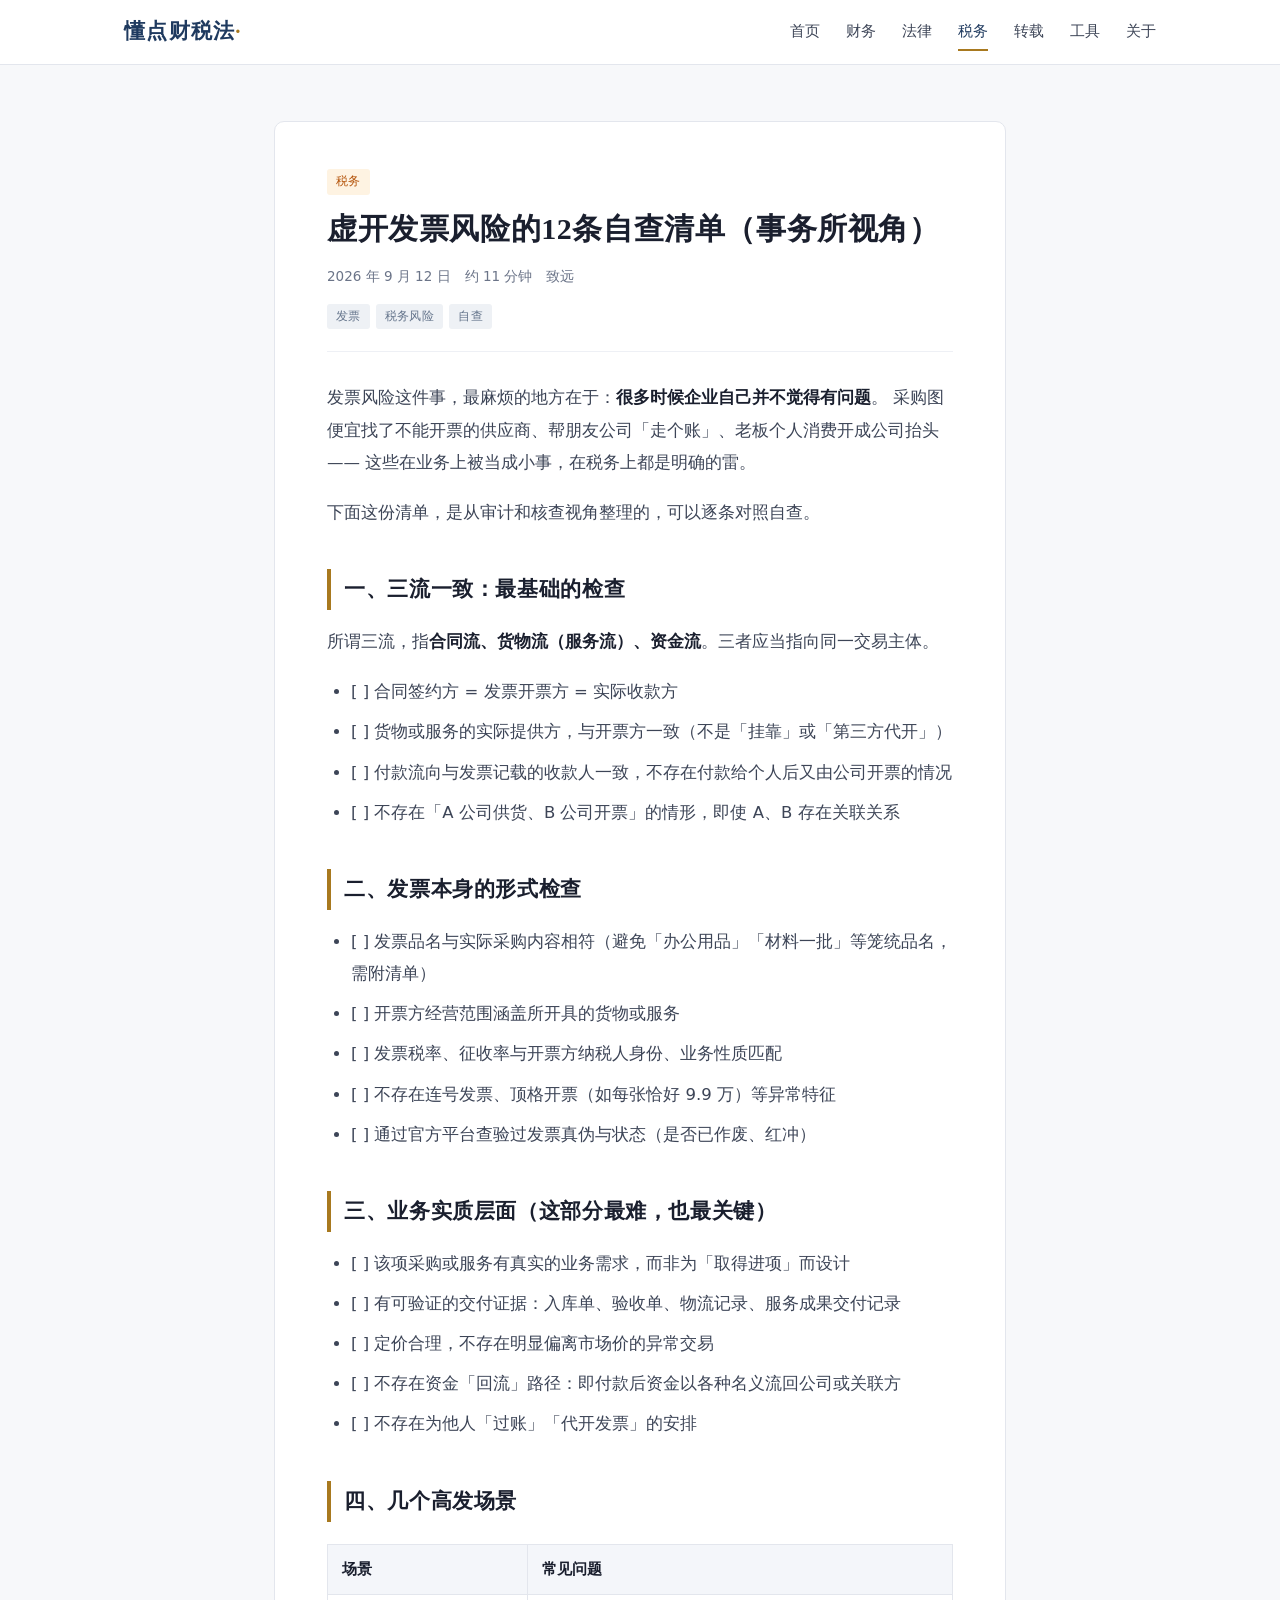
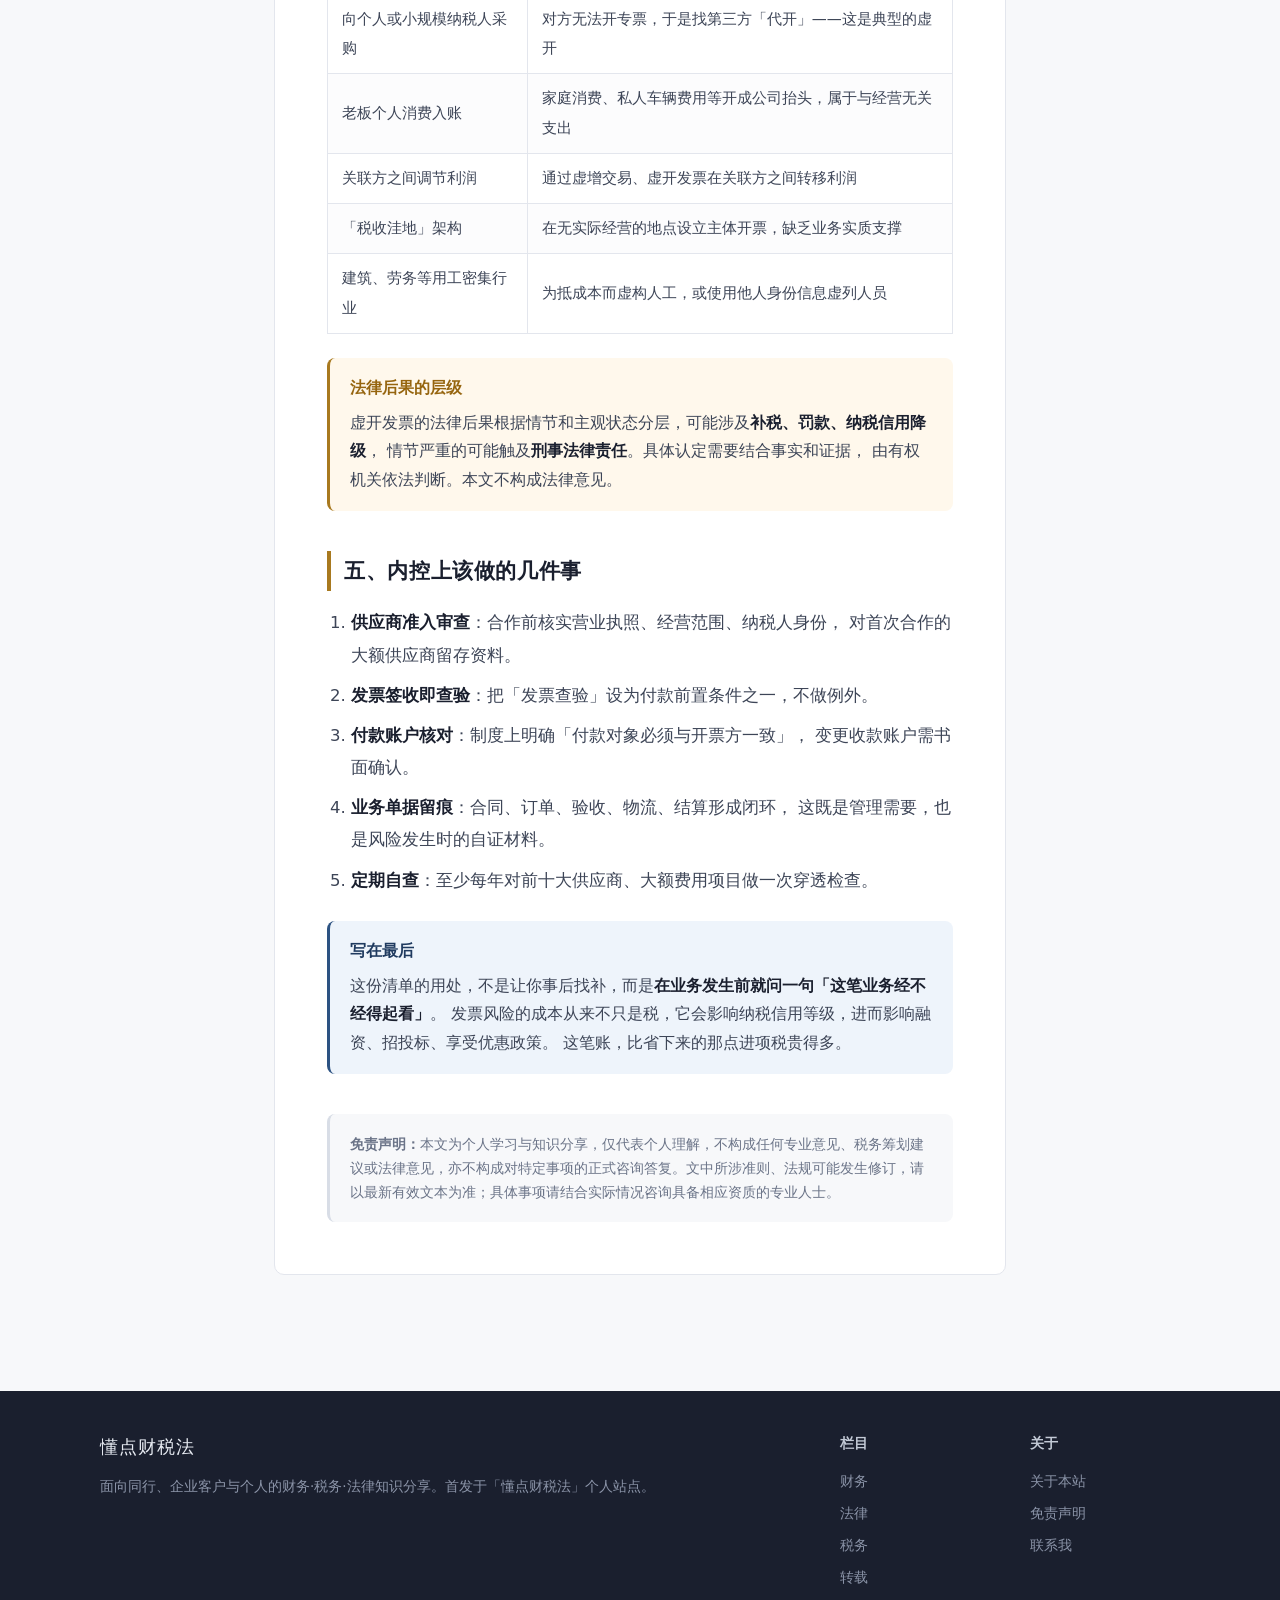
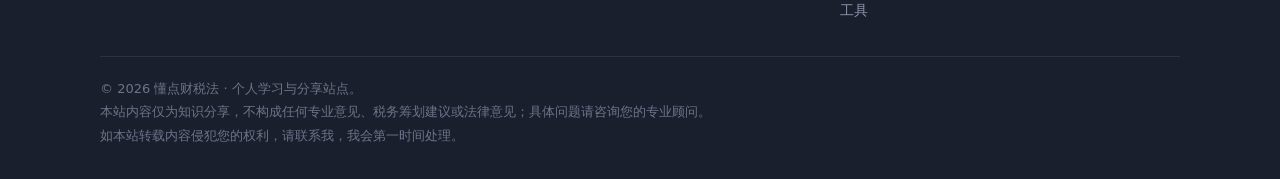
<file: posts/invoice-risk-checklist.html>
<!DOCTYPE html>
<html lang="zh-CN">
<head>
<meta charset="UTF-8">
<meta name="viewport" content="width=device-width, initial-scale=1">
<title>虚开发票风险自查清单 | 懂点财税法</title>
<link rel="stylesheet" href="../assets/style.css">
</head>
<body data-nav="tax">

<header id="site-header"></header>

<main class="wrap wrap-narrow">
  <div id="article-root" data-slug="invoice-risk-checklist"></div>

  <div id="article-body-src" hidden>

    <p>
      发票风险这件事，最麻烦的地方在于：<strong>很多时候企业自己并不觉得有问题</strong>。
      采购图便宜找了不能开票的供应商、帮朋友公司「走个账」、老板个人消费开成公司抬头——
      这些在业务上被当成小事，在税务上都是明确的雷。
    </p>

    <p>下面这份清单，是从审计和核查视角整理的，可以逐条对照自查。</p>

    <h2>一、三流一致：最基础的检查</h2>

    <p>所谓三流，指<strong>合同流、货物流（服务流）、资金流</strong>。三者应当指向同一交易主体。</p>

    <ul>
      <li>[ ] 合同签约方 = 发票开票方 = 实际收款方</li>
      <li>[ ] 货物或服务的实际提供方，与开票方一致（不是「挂靠」或「第三方代开」）</li>
      <li>[ ] 付款流向与发票记载的收款人一致，不存在付款给个人后又由公司开票的情况</li>
      <li>[ ] 不存在「A 公司供货、B 公司开票」的情形，即使 A、B 存在关联关系</li>
    </ul>

    <h2>二、发票本身的形式检查</h2>

    <ul>
      <li>[ ] 发票品名与实际采购内容相符（避免「办公用品」「材料一批」等笼统品名，需附清单）</li>
      <li>[ ] 开票方经营范围涵盖所开具的货物或服务</li>
      <li>[ ] 发票税率、征收率与开票方纳税人身份、业务性质匹配</li>
      <li>[ ] 不存在连号发票、顶格开票（如每张恰好 9.9 万）等异常特征</li>
      <li>[ ] 通过官方平台查验过发票真伪与状态（是否已作废、红冲）</li>
    </ul>

    <h2>三、业务实质层面（这部分最难，也最关键）</h2>

    <ul>
      <li>[ ] 该项采购或服务有真实的业务需求，而非为「取得进项」而设计</li>
      <li>[ ] 有可验证的交付证据：入库单、验收单、物流记录、服务成果交付记录</li>
      <li>[ ] 定价合理，不存在明显偏离市场价的异常交易</li>
      <li>[ ] 不存在资金「回流」路径：即付款后资金以各种名义流回公司或关联方</li>
      <li>[ ] 不存在为他人「过账」「代开发票」的安排</li>
    </ul>

    <h2>四、几个高发场景</h2>

    <table>
      <thead>
        <tr><th>场景</th><th>常见问题</th></tr>
      </thead>
      <tbody>
        <tr>
          <td>向个人或小规模纳税人采购</td>
          <td>对方无法开专票，于是找第三方「代开」——这是典型的虚开</td>
        </tr>
        <tr>
          <td>老板个人消费入账</td>
          <td>家庭消费、私人车辆费用等开成公司抬头，属于与经营无关支出</td>
        </tr>
        <tr>
          <td>关联方之间调节利润</td>
          <td>通过虚增交易、虚开发票在关联方之间转移利润</td>
        </tr>
        <tr>
          <td>「税收洼地」架构</td>
          <td>在无实际经营的地点设立主体开票，缺乏业务实质支撑</td>
        </tr>
        <tr>
          <td>建筑、劳务等用工密集行业</td>
          <td>为抵成本而虚构人工，或使用他人身份信息虚列人员</td>
        </tr>
      </tbody>
    </table>

    <div class="callout callout-warn">
      <span class="callout-title">法律后果的层级</span>
      <p>
        虚开发票的法律后果根据情节和主观状态分层，可能涉及<strong>补税、罚款、纳税信用降级</strong>，
        情节严重的可能触及<strong>刑事法律责任</strong>。具体认定需要结合事实和证据，
        由有权机关依法判断。本文不构成法律意见。
      </p>
    </div>

    <h2>五、内控上该做的几件事</h2>

    <ol>
      <li>
        <strong>供应商准入审查</strong>：合作前核实营业执照、经营范围、纳税人身份，
        对首次合作的大额供应商留存资料。
      </li>
      <li>
        <strong>发票签收即查验</strong>：把「发票查验」设为付款前置条件之一，不做例外。
      </li>
      <li>
        <strong>付款账户核对</strong>：制度上明确「付款对象必须与开票方一致」，
        变更收款账户需书面确认。
      </li>
      <li>
        <strong>业务单据留痕</strong>：合同、订单、验收、物流、结算形成闭环，
        这既是管理需要，也是风险发生时的自证材料。
      </li>
      <li>
        <strong>定期自查</strong>：至少每年对前十大供应商、大额费用项目做一次穿透检查。
      </li>
    </ol>

    <div class="callout callout-info">
      <span class="callout-title">写在最后</span>
      <p>
        这份清单的用处，不是让你事后找补，而是<strong>在业务发生前就问一句「这笔业务经不经得起看」</strong>。
        发票风险的成本从来不只是税，它会影响纳税信用等级，进而影响融资、招投标、享受优惠政策。
        这笔账，比省下来的那点进项税贵得多。
      </p>
    </div>

  </div>
</main>

<footer id="site-footer"></footer>

<script src="../assets/posts.js"></script>
<script src="../assets/main.js"></script>
</body>
</html>
</file>
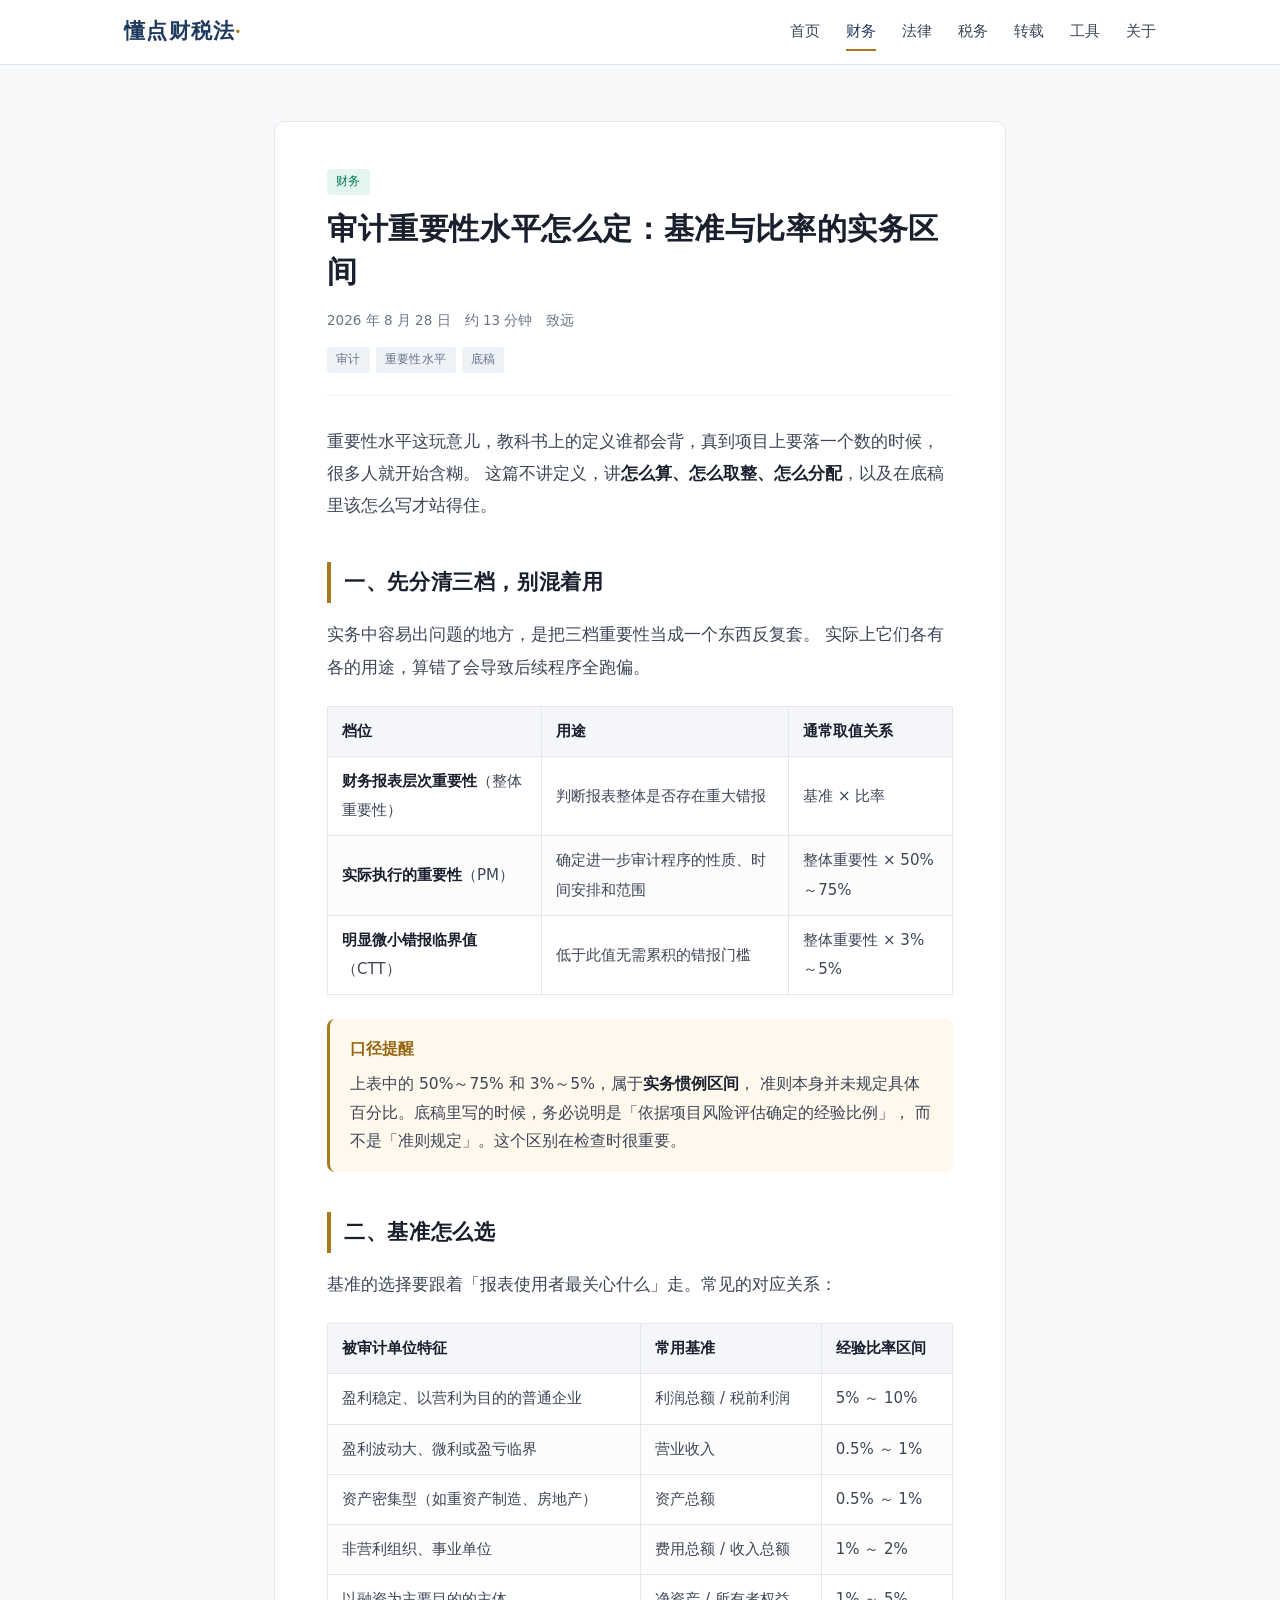
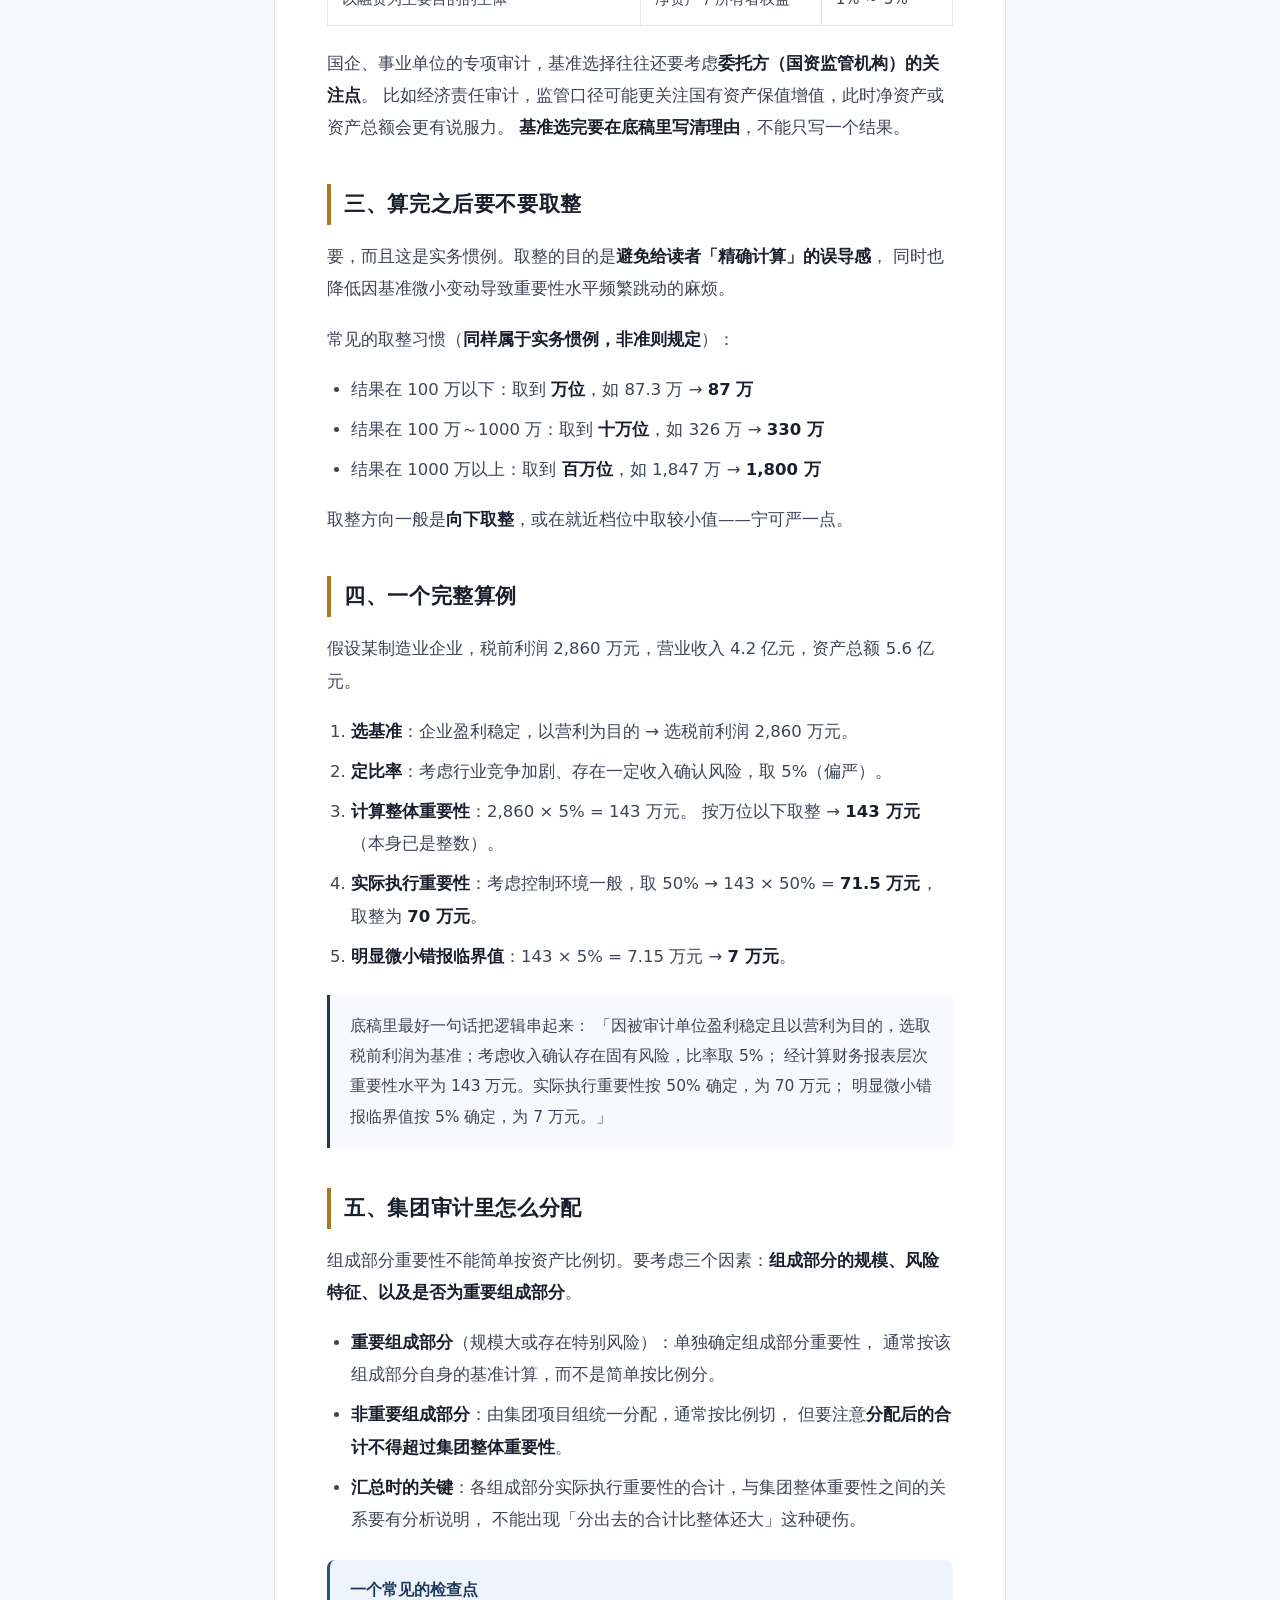
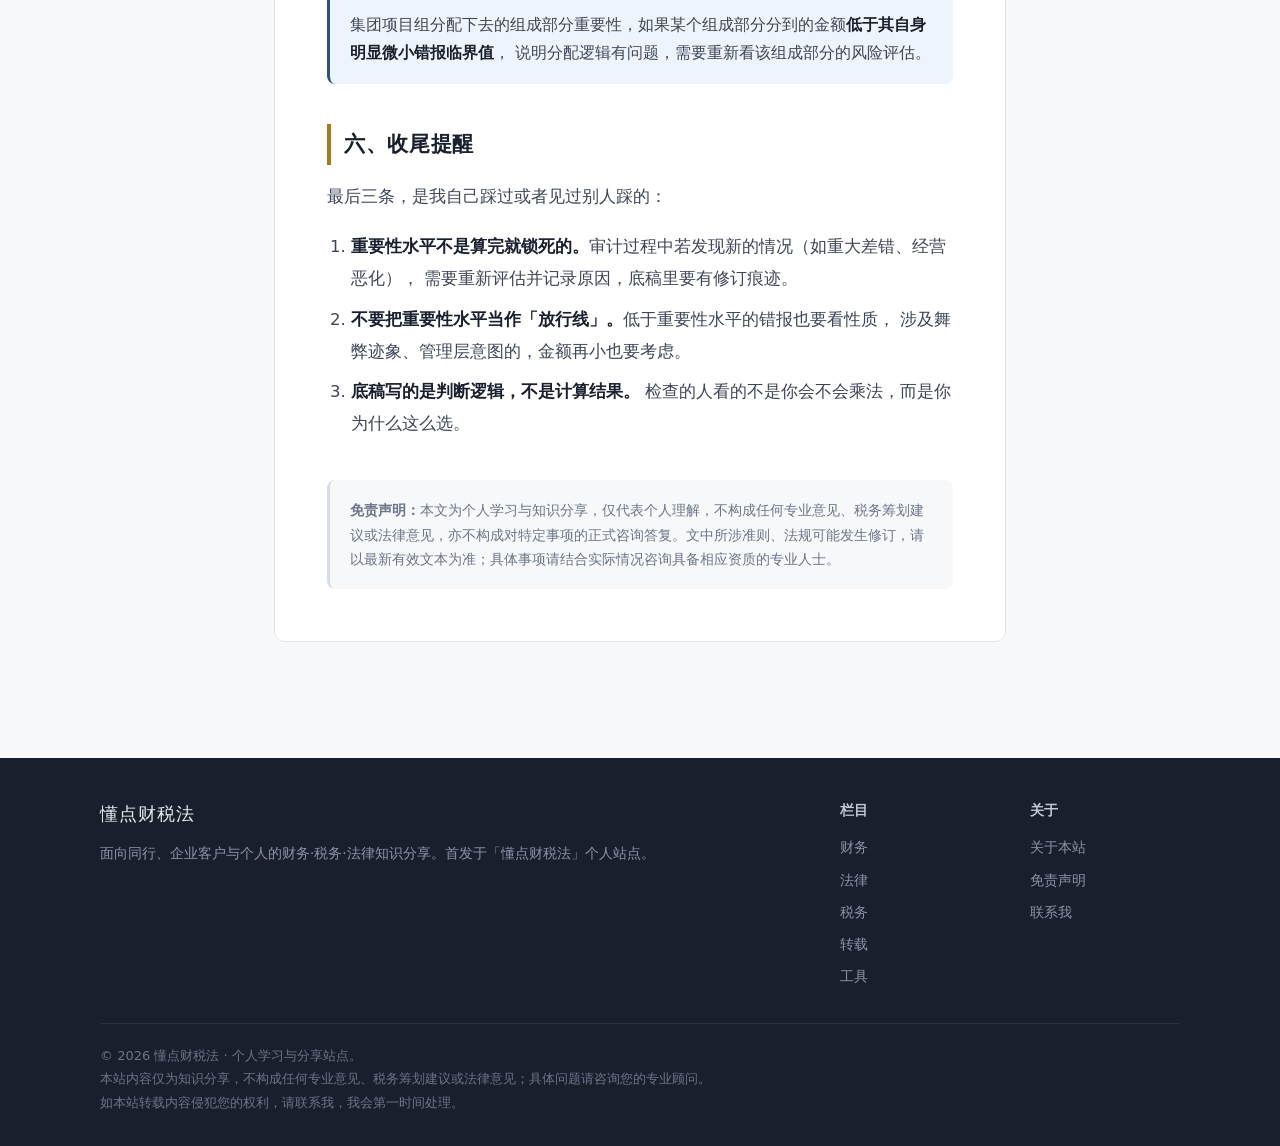
<file: posts/materiality-basics.html>
<!DOCTYPE html>
<html lang="zh-CN">
<head>
<meta charset="UTF-8">
<meta name="viewport" content="width=device-width, initial-scale=1">
<title>审计重要性水平怎么定 | 懂点财税法</title>
<link rel="stylesheet" href="../assets/style.css">
</head>
<body data-nav="fin">

<header id="site-header"></header>

<main class="wrap wrap-narrow">
  <div id="article-root" data-slug="materiality-basics"></div>

  <!-- 正文内容，由 main.js 提取后注入 -->
  <div id="article-body-src" hidden>

    <p>
      重要性水平这玩意儿，教科书上的定义谁都会背，真到项目上要落一个数的时候，很多人就开始含糊。
      这篇不讲定义，讲<strong>怎么算、怎么取整、怎么分配</strong>，以及在底稿里该怎么写才站得住。
    </p>

    <h2>一、先分清三档，别混着用</h2>

    <p>
      实务中容易出问题的地方，是把三档重要性当成一个东西反复套。
      实际上它们各有各的用途，算错了会导致后续程序全跑偏。
    </p>

    <table>
      <thead>
        <tr><th>档位</th><th>用途</th><th>通常取值关系</th></tr>
      </thead>
      <tbody>
        <tr>
          <td><strong>财务报表层次重要性</strong>（整体重要性）</td>
          <td>判断报表整体是否存在重大错报</td>
          <td>基准 × 比率</td>
        </tr>
        <tr>
          <td><strong>实际执行的重要性</strong>（PM）</td>
          <td>确定进一步审计程序的性质、时间安排和范围</td>
          <td>整体重要性 × 50%～75%</td>
        </tr>
        <tr>
          <td><strong>明显微小错报临界值</strong>（CTT）</td>
          <td>低于此值无需累积的错报门槛</td>
          <td>整体重要性 × 3%～5%</td>
        </tr>
      </tbody>
    </table>

    <div class="callout callout-warn">
      <span class="callout-title">口径提醒</span>
      <p>
        上表中的 50%～75% 和 3%～5%，属于<strong>实务惯例区间</strong>，
        准则本身并未规定具体百分比。底稿里写的时候，务必说明是「依据项目风险评估确定的经验比例」，
        而不是「准则规定」。这个区别在检查时很重要。
      </p>
    </div>

    <h2>二、基准怎么选</h2>

    <p>基准的选择要跟着「报表使用者最关心什么」走。常见的对应关系：</p>

    <table>
      <thead>
        <tr><th>被审计单位特征</th><th>常用基准</th><th>经验比率区间</th></tr>
      </thead>
      <tbody>
        <tr>
          <td>盈利稳定、以营利为目的的普通企业</td>
          <td>利润总额 / 税前利润</td>
          <td>5% ～ 10%</td>
        </tr>
        <tr>
          <td>盈利波动大、微利或盈亏临界</td>
          <td>营业收入</td>
          <td>0.5% ～ 1%</td>
        </tr>
        <tr>
          <td>资产密集型（如重资产制造、房地产）</td>
          <td>资产总额</td>
          <td>0.5% ～ 1%</td>
        </tr>
        <tr>
          <td>非营利组织、事业单位</td>
          <td>费用总额 / 收入总额</td>
          <td>1% ～ 2%</td>
        </tr>
        <tr>
          <td>以融资为主要目的的主体</td>
          <td>净资产 / 所有者权益</td>
          <td>1% ～ 5%</td>
        </tr>
      </tbody>
    </table>

    <p>
      国企、事业单位的专项审计，基准选择往往还要考虑<strong>委托方（国资监管机构）的关注点</strong>。
      比如经济责任审计，监管口径可能更关注国有资产保值增值，此时净资产或资产总额会更有说服力。
      <strong>基准选完要在底稿里写清理由</strong>，不能只写一个结果。
    </p>

    <h2>三、算完之后要不要取整</h2>

    <p>
      要，而且这是实务惯例。取整的目的是<strong>避免给读者「精确计算」的误导感</strong>，
      同时也降低因基准微小变动导致重要性水平频繁跳动的麻烦。
    </p>

    <p>常见的取整习惯（<strong>同样属于实务惯例，非准则规定</strong>）：</p>

    <ul>
      <li>结果在 100 万以下：取到 <strong>万位</strong>，如 87.3 万 → <strong>87 万</strong></li>
      <li>结果在 100 万～1000 万：取到 <strong>十万位</strong>，如 326 万 → <strong>330 万</strong></li>
      <li>结果在 1000 万以上：取到 <strong>百万位</strong>，如 1,847 万 → <strong>1,800 万</strong></li>
    </ul>

    <p>取整方向一般是<strong>向下取整</strong>，或在就近档位中取较小值——宁可严一点。</p>

    <h2>四、一个完整算例</h2>

    <p>假设某制造业企业，税前利润 2,860 万元，营业收入 4.2 亿元，资产总额 5.6 亿元。</p>

    <ol>
      <li>
        <strong>选基准</strong>：企业盈利稳定，以营利为目的 → 选税前利润 2,860 万元。
      </li>
      <li>
        <strong>定比率</strong>：考虑行业竞争加剧、存在一定收入确认风险，取 5%（偏严）。
      </li>
      <li>
        <strong>计算整体重要性</strong>：2,860 × 5% = 143 万元。
        按万位以下取整 → <strong>143 万元</strong>（本身已是整数）。
      </li>
      <li>
        <strong>实际执行重要性</strong>：考虑控制环境一般，取 50% → 143 × 50% = <strong>71.5 万元</strong>，
        取整为 <strong>70 万元</strong>。
      </li>
      <li>
        <strong>明显微小错报临界值</strong>：143 × 5% = 7.15 万元 → <strong>7 万元</strong>。
      </li>
    </ol>

    <blockquote>
      <p>
        底稿里最好一句话把逻辑串起来：
        「因被审计单位盈利稳定且以营利为目的，选取税前利润为基准；考虑收入确认存在固有风险，比率取 5%；
        经计算财务报表层次重要性水平为 143 万元。实际执行重要性按 50% 确定，为 70 万元；
        明显微小错报临界值按 5% 确定，为 7 万元。」
      </p>
    </blockquote>

    <h2>五、集团审计里怎么分配</h2>

    <p>
      组成部分重要性不能简单按资产比例切。要考虑三个因素：<strong>组成部分的规模、风险特征、以及是否为重要组成部分</strong>。
    </p>

    <ul>
      <li>
        <strong>重要组成部分</strong>（规模大或存在特别风险）：单独确定组成部分重要性，
        通常按该组成部分自身的基准计算，而不是简单按比例分。
      </li>
      <li>
        <strong>非重要组成部分</strong>：由集团项目组统一分配，通常按比例切，
        但要注意<strong>分配后的合计不得超过集团整体重要性</strong>。
      </li>
      <li>
        <strong>汇总时的关键</strong>：各组成部分实际执行重要性的合计，与集团整体重要性之间的关系要有分析说明，
        不能出现「分出去的合计比整体还大」这种硬伤。
      </li>
    </ul>

    <div class="callout callout-info">
      <span class="callout-title">一个常见的检查点</span>
      <p>
        集团项目组分配下去的组成部分重要性，如果某个组成部分分到的金额<strong>低于其自身明显微小错报临界值</strong>，
        说明分配逻辑有问题，需要重新看该组成部分的风险评估。
      </p>
    </div>

    <h2>六、收尾提醒</h2>

    <p>最后三条，是我自己踩过或者见过别人踩的：</p>

    <ol>
      <li>
        <strong>重要性水平不是算完就锁死的。</strong>审计过程中若发现新的情况（如重大差错、经营恶化），
        需要重新评估并记录原因，底稿里要有修订痕迹。
      </li>
      <li>
        <strong>不要把重要性水平当作「放行线」。</strong>低于重要性水平的错报也要看性质，
        涉及舞弊迹象、管理层意图的，金额再小也要考虑。
      </li>
      <li>
        <strong>底稿写的是判断逻辑，不是计算结果。</strong>
        检查的人看的不是你会不会乘法，而是你为什么这么选。
      </li>
    </ol>

  </div>
</main>

<footer id="site-footer"></footer>

<script src="../assets/posts.js"></script>
<script src="../assets/main.js"></script>
</body>
</html>
</file>
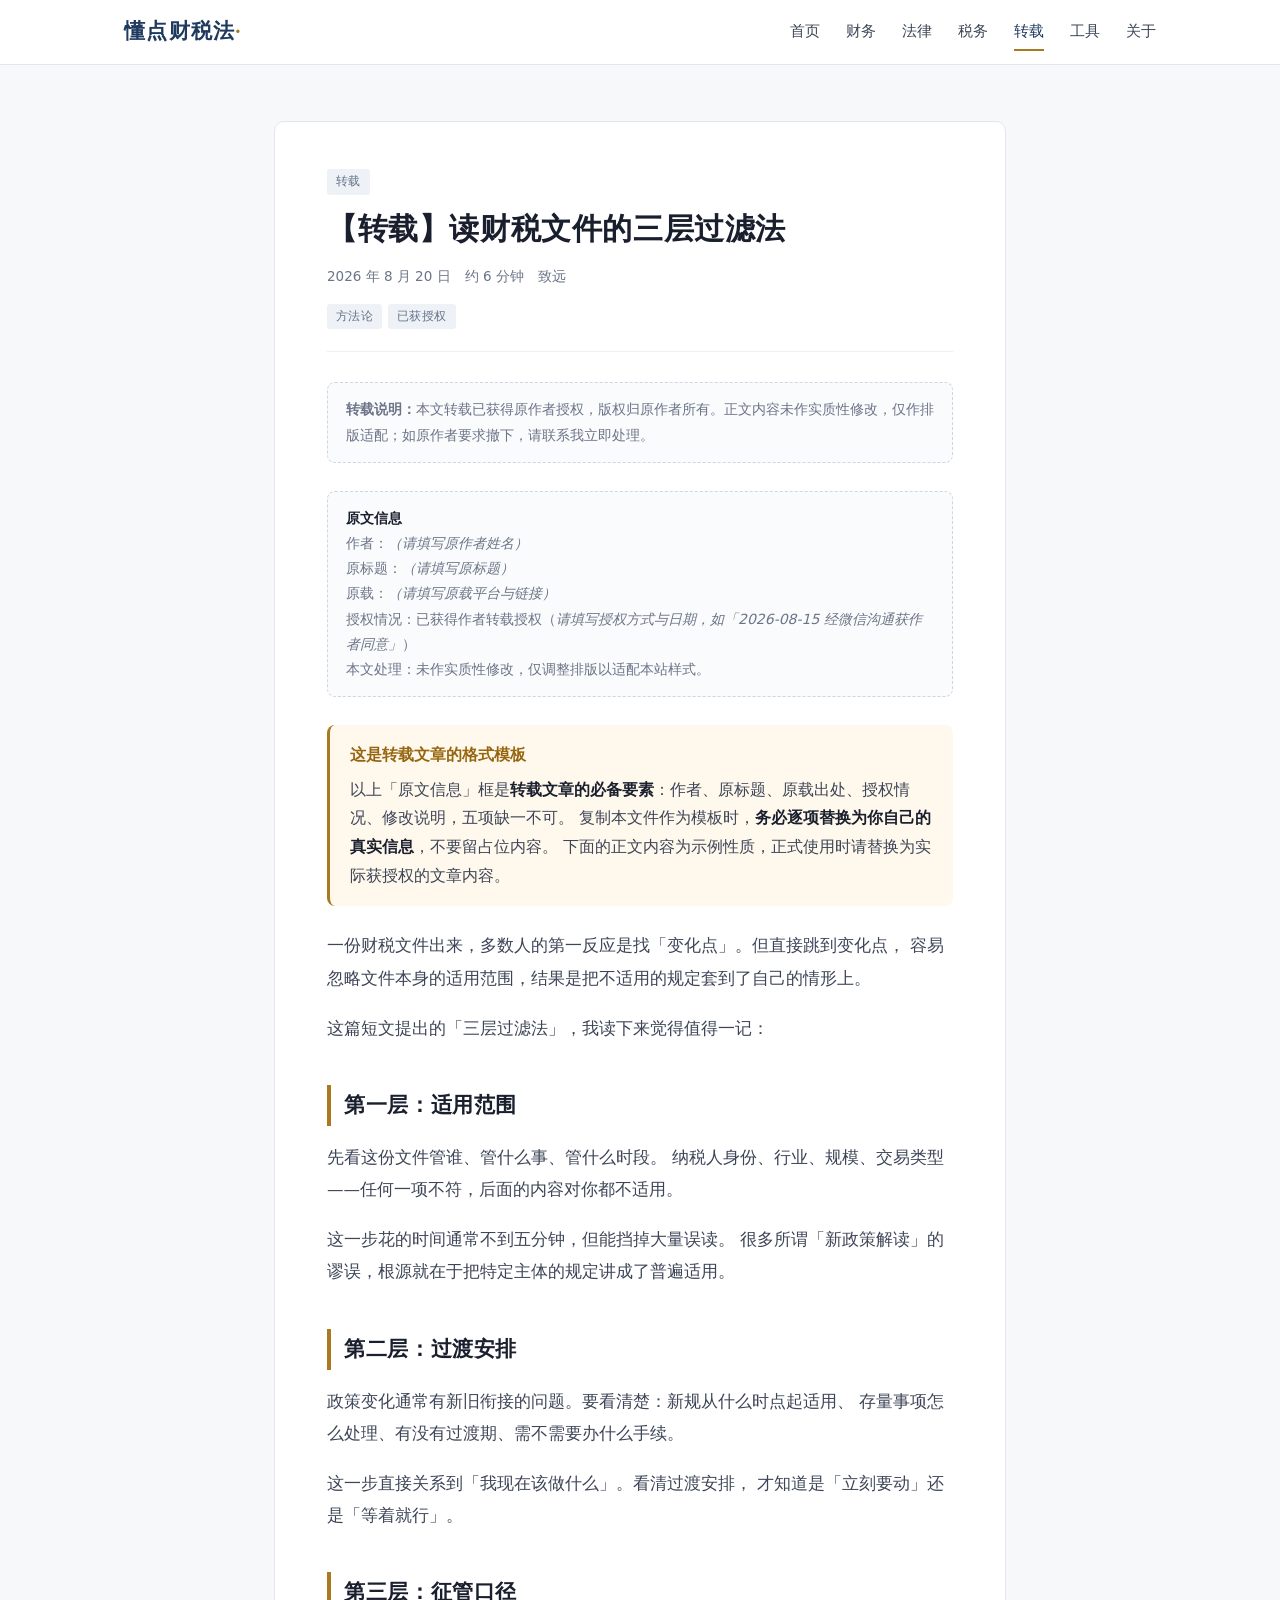
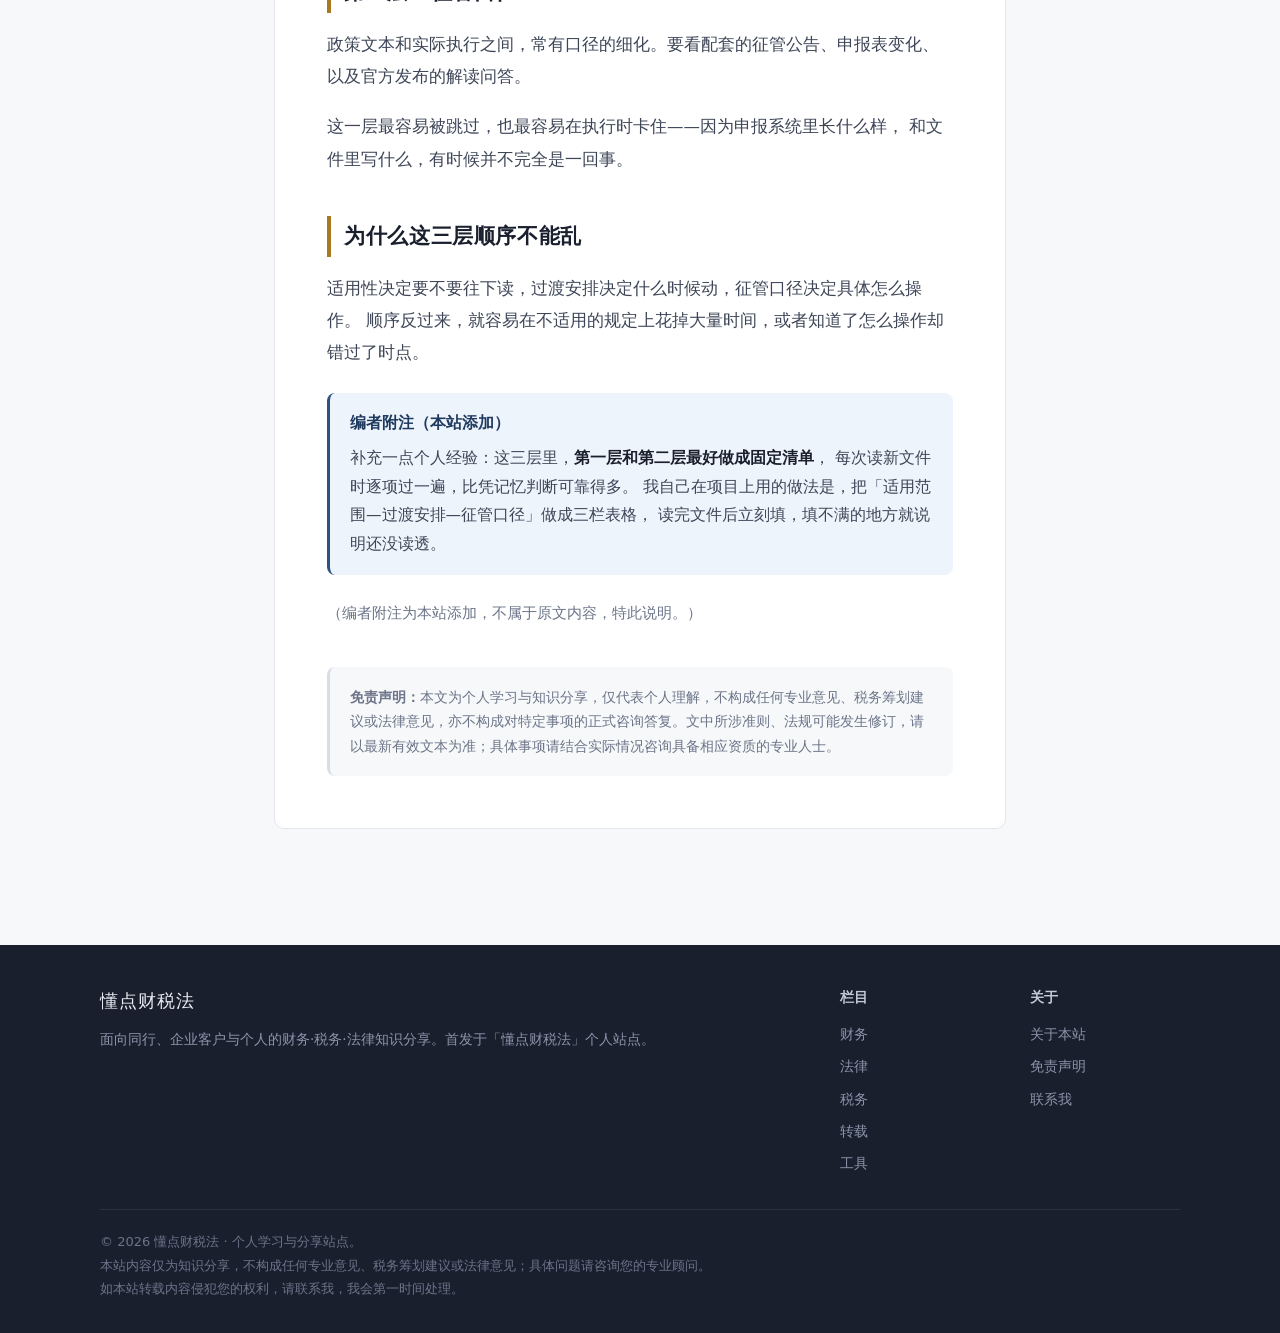
<file: posts/shared-tax-policy-reading.html>
<!DOCTYPE html>
<html lang="zh-CN">
<head>
<meta charset="UTF-8">
<meta name="viewport" content="width=device-width, initial-scale=1">
<title>【转载】读财税文件的三层过滤法 | 懂点财税法</title>
<link rel="stylesheet" href="../assets/style.css">
</head>
<body data-nav="share">

<header id="site-header"></header>

<main class="wrap wrap-narrow">
  <div id="article-root" data-slug="shared-tax-policy-reading"></div>

  <div id="article-body-src" hidden>

    <div class="reprint-source">
      <strong>原文信息</strong><br>
      作者：<em>（请填写原作者姓名）</em><br>
      原标题：<em>（请填写原标题）</em><br>
      原载：<em>（请填写原载平台与链接）</em><br>
      授权情况：已获得作者转载授权（<em>请填写授权方式与日期，如「2026-08-15 经微信沟通获作者同意」</em>）<br>
      本文处理：未作实质性修改，仅调整排版以适配本站样式。
    </div>

    <div class="callout callout-warn">
      <span class="callout-title">这是转载文章的格式模板</span>
      <p>
        以上「原文信息」框是<strong>转载文章的必备要素</strong>：作者、原标题、原载出处、授权情况、修改说明，五项缺一不可。
        复制本文件作为模板时，<strong>务必逐项替换为你自己的真实信息</strong>，不要留占位内容。
        下面的正文内容为示例性质，正式使用时请替换为实际获授权的文章内容。
      </p>
    </div>

    <p>
      一份财税文件出来，多数人的第一反应是找「变化点」。但直接跳到变化点，
      容易忽略文件本身的适用范围，结果是把不适用的规定套到了自己的情形上。
    </p>

    <p>这篇短文提出的「三层过滤法」，我读下来觉得值得一记：</p>

    <h2>第一层：适用范围</h2>

    <p>
      先看这份文件管谁、管什么事、管什么时段。
      纳税人身份、行业、规模、交易类型——任何一项不符，后面的内容对你都不适用。
    </p>

    <p>
      这一步花的时间通常不到五分钟，但能挡掉大量误读。
      很多所谓「新政策解读」的谬误，根源就在于把特定主体的规定讲成了普遍适用。
    </p>

    <h2>第二层：过渡安排</h2>

    <p>
      政策变化通常有新旧衔接的问题。要看清楚：新规从什么时点起适用、
      存量事项怎么处理、有没有过渡期、需不需要办什么手续。
    </p>

    <p>
      这一步直接关系到「我现在该做什么」。看清过渡安排，
      才知道是「立刻要动」还是「等着就行」。
    </p>

    <h2>第三层：征管口径</h2>

    <p>
      政策文本和实际执行之间，常有口径的细化。要看配套的征管公告、申报表变化、
      以及官方发布的解读问答。
    </p>

    <p>
      这一层最容易被跳过，也最容易在执行时卡住——因为申报系统里长什么样，
      和文件里写什么，有时候并不完全是一回事。
    </p>

    <h2>为什么这三层顺序不能乱</h2>

    <p>
      适用性决定要不要往下读，过渡安排决定什么时候动，征管口径决定具体怎么操作。
      顺序反过来，就容易在不适用的规定上花掉大量时间，或者知道了怎么操作却错过了时点。
    </p>

    <div class="callout callout-info">
      <span class="callout-title">编者附注（本站添加）</span>
      <p>
        补充一点个人经验：这三层里，<strong>第一层和第二层最好做成固定清单</strong>，
        每次读新文件时逐项过一遍，比凭记忆判断可靠得多。
        我自己在项目上用的做法是，把「适用范围—过渡安排—征管口径」做成三栏表格，
        读完文件后立刻填，填不满的地方就说明还没读透。
      </p>
    </div>

    <p style="color:#6b7488;font-size:14.5px">
      （编者附注为本站添加，不属于原文内容，特此说明。）
    </p>

  </div>
</main>

<footer id="site-footer"></footer>

<script src="../assets/posts.js"></script>
<script src="../assets/main.js"></script>
</body>
</html>
</file>
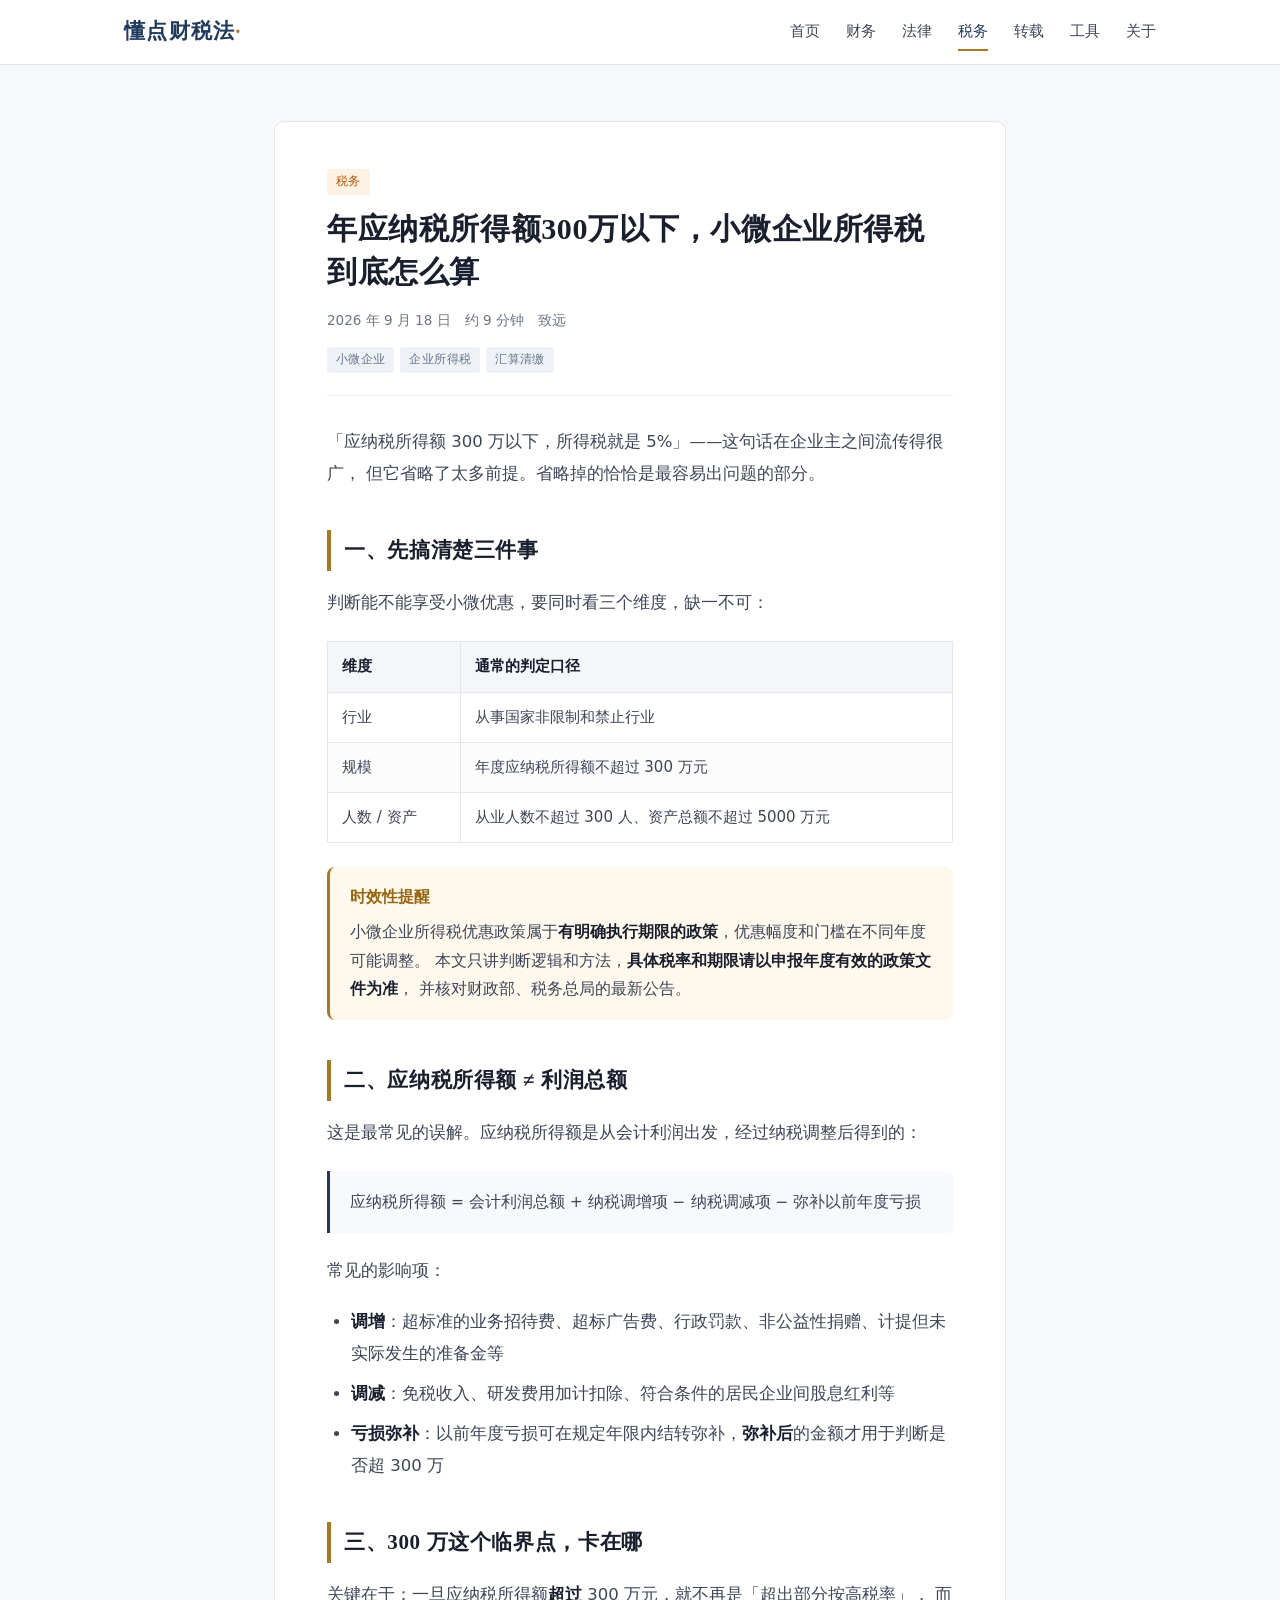
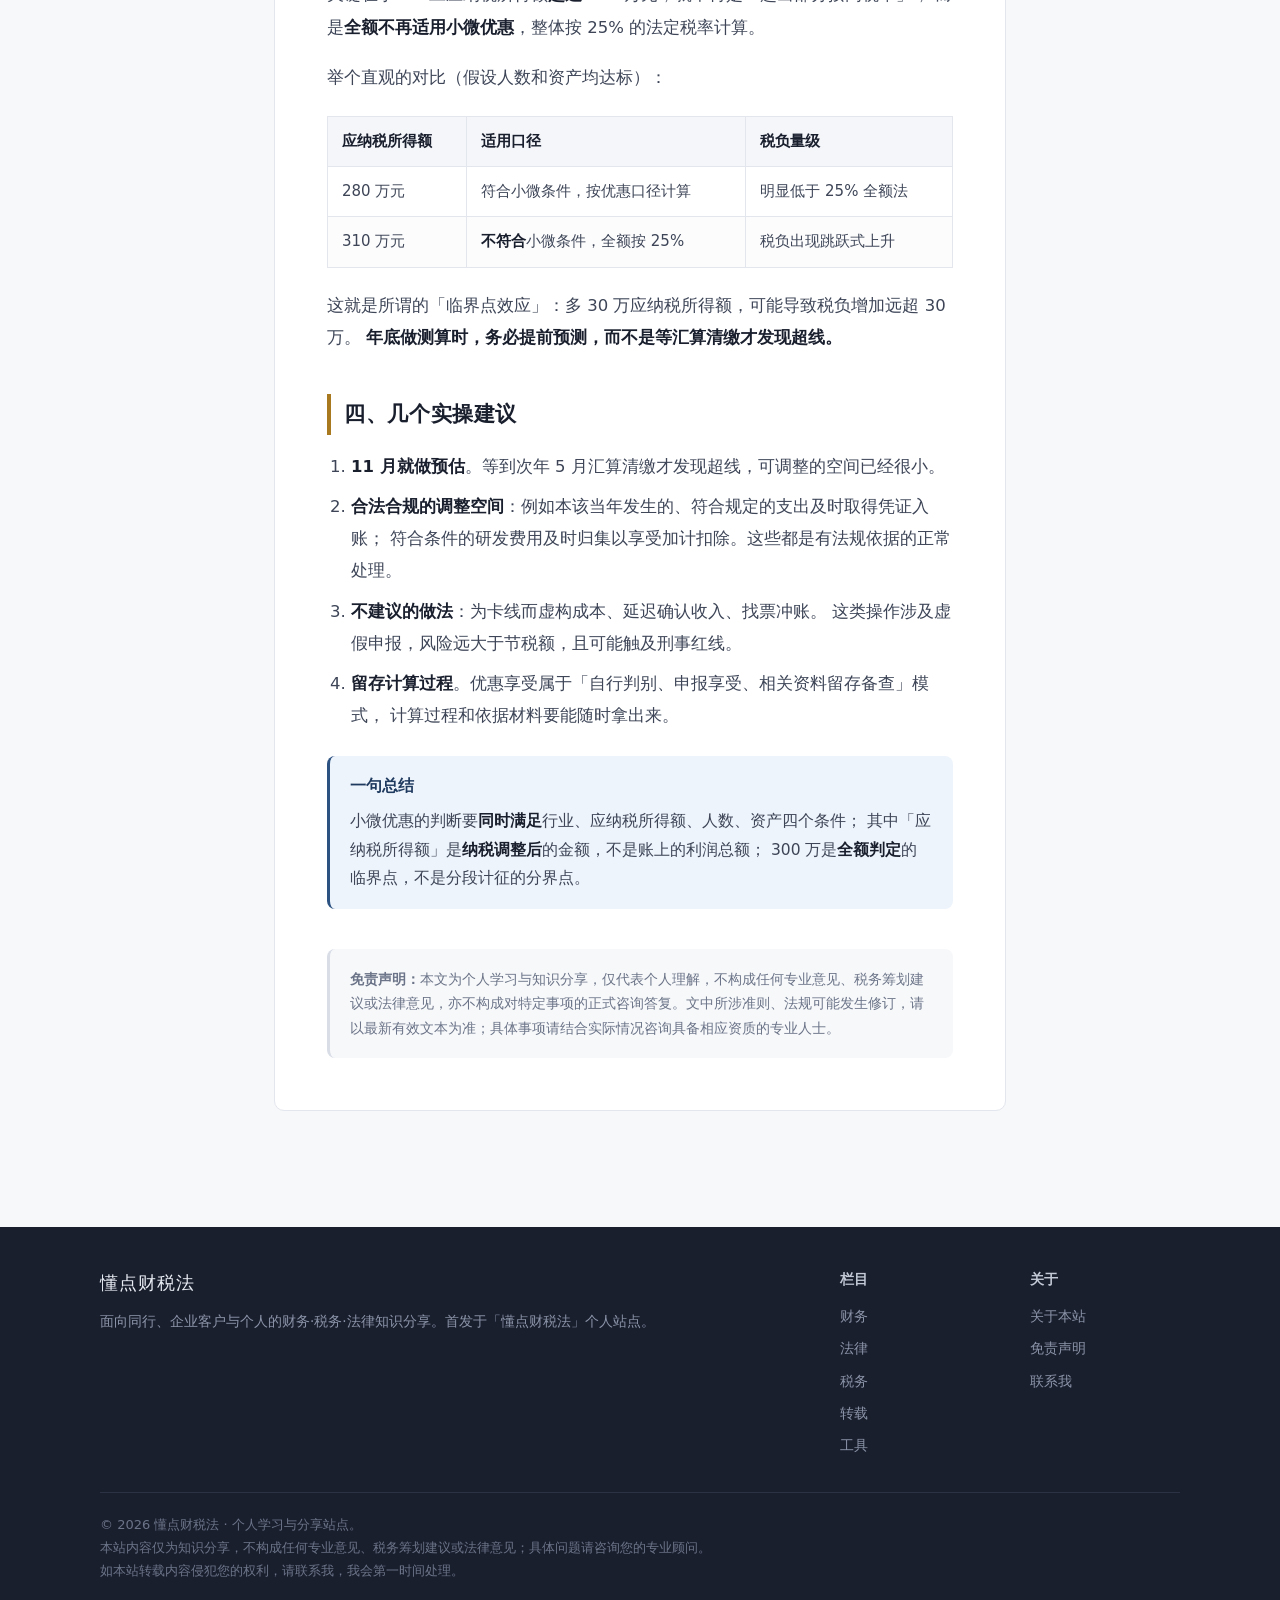
<file: posts/small-business-tax-2026.html>
<!DOCTYPE html>
<html lang="zh-CN">
<head>
<meta charset="UTF-8">
<meta name="viewport" content="width=device-width, initial-scale=1">
<title>小微企业所得税怎么算 | 懂点财税法</title>
<link rel="stylesheet" href="../assets/style.css">
</head>
<body data-nav="tax">

<header id="site-header"></header>

<main class="wrap wrap-narrow">
  <div id="article-root" data-slug="small-business-tax-2026"></div>

  <div id="article-body-src" hidden>

    <p>
      「应纳税所得额 300 万以下，所得税就是 5%」——这句话在企业主之间流传得很广，
      但它省略了太多前提。省略掉的恰恰是最容易出问题的部分。
    </p>

    <h2>一、先搞清楚三件事</h2>

    <p>判断能不能享受小微优惠，要同时看三个维度，缺一不可：</p>

    <table>
      <thead>
        <tr><th>维度</th><th>通常的判定口径</th></tr>
      </thead>
      <tbody>
        <tr>
          <td>行业</td>
          <td>从事国家非限制和禁止行业</td>
        </tr>
        <tr>
          <td>规模</td>
          <td>年度应纳税所得额不超过 300 万元</td>
        </tr>
        <tr>
          <td>人数 / 资产</td>
          <td>从业人数不超过 300 人、资产总额不超过 5000 万元</td>
        </tr>
      </tbody>
    </table>

    <div class="callout callout-warn">
      <span class="callout-title">时效性提醒</span>
      <p>
        小微企业所得税优惠政策属于<strong>有明确执行期限的政策</strong>，优惠幅度和门槛在不同年度可能调整。
        本文只讲判断逻辑和方法，<strong>具体税率和期限请以申报年度有效的政策文件为准</strong>，
        并核对财政部、税务总局的最新公告。
      </p>
    </div>

    <h2>二、应纳税所得额 ≠ 利润总额</h2>

    <p>这是最常见的误解。应纳税所得额是从会计利润出发，经过纳税调整后得到的：</p>

    <blockquote>
      <p>
        应纳税所得额 = 会计利润总额 + 纳税调增项 − 纳税调减项 − 弥补以前年度亏损
      </p>
    </blockquote>

    <p>常见的影响项：</p>

    <ul>
      <li><strong>调增</strong>：超标准的业务招待费、超标广告费、行政罚款、非公益性捐赠、计提但未实际发生的准备金等</li>
      <li><strong>调减</strong>：免税收入、研发费用加计扣除、符合条件的居民企业间股息红利等</li>
      <li><strong>亏损弥补</strong>：以前年度亏损可在规定年限内结转弥补，<strong>弥补后</strong>的金额才用于判断是否超 300 万</li>
    </ul>

    <h2>三、300 万这个临界点，卡在哪</h2>

    <p>
      关键在于：一旦应纳税所得额<strong>超过</strong> 300 万元，就不再是「超出部分按高税率」，
      而是<strong>全额不再适用小微优惠</strong>，整体按 25% 的法定税率计算。
    </p>

    <p>举个直观的对比（假设人数和资产均达标）：</p>

    <table>
      <thead>
        <tr><th>应纳税所得额</th><th>适用口径</th><th>税负量级</th></tr>
      </thead>
      <tbody>
        <tr>
          <td>280 万元</td>
          <td>符合小微条件，按优惠口径计算</td>
          <td>明显低于 25% 全额法</td>
        </tr>
        <tr>
          <td>310 万元</td>
          <td><strong>不符合</strong>小微条件，全额按 25%</td>
          <td>税负出现跳跃式上升</td>
        </tr>
      </tbody>
    </table>

    <p>
      这就是所谓的「临界点效应」：多 30 万应纳税所得额，可能导致税负增加远超 30 万。
      <strong>年底做测算时，务必提前预测，而不是等汇算清缴才发现超线。</strong>
    </p>

    <h2>四、几个实操建议</h2>

    <ol>
      <li>
        <strong>11 月就做预估</strong>。等到次年 5 月汇算清缴才发现超线，可调整的空间已经很小。
      </li>
      <li>
        <strong>合法合规的调整空间</strong>：例如本该当年发生的、符合规定的支出及时取得凭证入账；
        符合条件的研发费用及时归集以享受加计扣除。这些都是有法规依据的正常处理。
      </li>
      <li>
        <strong>不建议的做法</strong>：为卡线而虚构成本、延迟确认收入、找票冲账。
        这类操作涉及虚假申报，风险远大于节税额，且可能触及刑事红线。
      </li>
      <li>
        <strong>留存计算过程</strong>。优惠享受属于「自行判别、申报享受、相关资料留存备查」模式，
        计算过程和依据材料要能随时拿出来。
      </li>
    </ol>

    <div class="callout callout-info">
      <span class="callout-title">一句总结</span>
      <p>
        小微优惠的判断要<strong>同时满足</strong>行业、应纳税所得额、人数、资产四个条件；
        其中「应纳税所得额」是<strong>纳税调整后</strong>的金额，不是账上的利润总额；
        300 万是<strong>全额判定</strong>的临界点，不是分段计征的分界点。
      </p>
    </div>

  </div>
</main>

<footer id="site-footer"></footer>

<script src="../assets/posts.js"></script>
<script src="../assets/main.js"></script>
</body>
</html>
</file>
<file: assets/style.css>
/* ============================================================
   懂点财税法 —— 站点样式
   配色：克制的墨蓝 + 暖金，偏专业出版物气质
   ============================================================ */

:root {
  --ink:        #1a1f2e;
  --ink-soft:   #3d4557;
  --ink-mute:   #6b7488;
  --line:       #e3e6ed;
  --line-soft:  #eef0f5;
  --paper:      #ffffff;
  --paper-alt:  #f7f8fa;
  --brand:      #1f3a5f;
  --brand-soft: #2c5282;
  --gold:       #a8791f;
  --red:        #c0392b;

  --tone-tax:   #b45309;
  --tone-law:   #7c3aed;
  --tone-fin:   #047857;
  --tone-share: #64748b;

  --radius: 10px;
  --shadow: 0 1px 3px rgba(26,31,46,.06), 0 8px 24px rgba(26,31,46,.05);
  --shadow-sm: 0 1px 2px rgba(26,31,46,.05);
  --sans: "PingFang SC", "Microsoft YaHei", "Hiragino Sans GB", system-ui, -apple-system, "Segoe UI", sans-serif;
  --serif: "Songti SC", "SimSun", "Source Han Serif SC", Georgia, serif;
}

* { box-sizing: border-box; }

html { scroll-behavior: smooth; }

body {
  margin: 0;
  font-family: var(--sans);
  font-size: 16px;
  line-height: 1.8;
  color: var(--ink);
  background: var(--paper-alt);
  -webkit-font-smoothing: antialiased;
}

a { color: var(--brand-soft); text-decoration: none; }
a:hover { text-decoration: underline; }

img { max-width: 100%; }

/* ---------------- 顶栏 ---------------- */
.site-header {
  background: var(--paper);
  border-bottom: 1px solid var(--line);
  position: sticky;
  top: 0;
  z-index: 50;
}

.header-inner {
  max-width: 1080px;
  margin: 0 auto;
  padding: 0 24px;
  height: 64px;
  display: flex;
  align-items: center;
  gap: 32px;
}

.logo {
  font-family: var(--serif);
  font-size: 21px;
  font-weight: 700;
  letter-spacing: .06em;
  color: var(--brand);
  white-space: nowrap;
}
.logo:hover { text-decoration: none; }
.logo .dot { color: var(--gold); }

.nav { display: flex; gap: 26px; margin-left: auto; }
.nav a {
  font-size: 15px;
  color: var(--ink-soft);
  padding: 4px 0;
  border-bottom: 2px solid transparent;
}
.nav a:hover { color: var(--brand); text-decoration: none; }
.nav a.active { color: var(--brand); border-bottom-color: var(--gold); }

/* ---------------- 首屏 ---------------- */
.hero {
  background: linear-gradient(160deg, #1f3a5f 0%, #24466e 55%, #2a527d 100%);
  color: #fff;
  padding: 72px 24px 64px;
}
.hero-inner { max-width: 1080px; margin: 0 auto; }
.hero h1 {
  font-family: var(--serif);
  font-size: 42px;
  line-height: 1.3;
  margin: 0 0 18px;
  letter-spacing: .03em;
  font-weight: 700;
}
.hero h1 .accent { color: #f0c96b; }
.hero p.lede {
  font-size: 17px;
  color: #cfd9e6;
  max-width: 660px;
  margin: 0 0 30px;
  line-height: 1.85;
}
.hero .cta-row { display: flex; gap: 14px; flex-wrap: wrap; }
.btn {
  display: inline-block;
  padding: 11px 26px;
  border-radius: 6px;
  font-size: 15px;
  font-weight: 500;
  transition: all .18s;
}
.btn:hover { text-decoration: none; transform: translateY(-1px); }
.btn-gold { background: #f0c96b; color: #1f3a5f; }
.btn-gold:hover { background: #f5d98a; }
.btn-ghost { border: 1px solid rgba(255,255,255,.4); color: #fff; }
.btn-ghost:hover { background: rgba(255,255,255,.1); }

/* ---------------- 三栏定位 ---------------- */
.audience {
  max-width: 1080px;
  margin: -34px auto 0;
  padding: 0 24px;
  display: grid;
  grid-template-columns: repeat(3, 1fr);
  gap: 20px;
  position: relative;
  z-index: 2;
}
.aud-card {
  background: var(--paper);
  border-radius: var(--radius);
  padding: 24px 22px;
  box-shadow: var(--shadow);
  border-top: 3px solid var(--brand);
}
.aud-card h3 {
  margin: 0 0 8px;
  font-size: 16px;
  color: var(--brand);
  letter-spacing: .02em;
}
.aud-card p { margin: 0; font-size: 14px; color: var(--ink-mute); line-height: 1.75; }

/* ---------------- 通用容器 ---------------- */
.wrap { max-width: 1080px; margin: 0 auto; padding: 56px 24px; }
.wrap-narrow { max-width: 780px; }

.section-head {
  display: flex;
  align-items: baseline;
  gap: 14px;
  margin: 0 0 24px;
  padding-bottom: 12px;
  border-bottom: 1px solid var(--line);
}
.section-head h2 {
  font-family: var(--serif);
  font-size: 24px;
  margin: 0;
  color: var(--ink);
  letter-spacing: .04em;
}
.section-head .more { margin-left: auto; font-size: 14px; color: var(--ink-mute); }

/* ---------------- 文章列表 ---------------- */
.post-list { display: grid; gap: 14px; }

.post-card {
  background: var(--paper);
  border: 1px solid var(--line);
  border-radius: var(--radius);
  padding: 22px 24px;
  transition: all .18s;
  display: block;
}
.post-card:hover {
  border-color: #c9d3e4;
  box-shadow: var(--shadow);
  text-decoration: none;
  transform: translateY(-2px);
}
.post-card .meta {
  display: flex;
  align-items: center;
  gap: 12px;
  font-size: 13px;
  color: var(--ink-mute);
  margin-bottom: 9px;
}
.post-card h3 {
  margin: 0 0 9px;
  font-size: 18px;
  line-height: 1.5;
  color: var(--ink);
  font-weight: 600;
}
.post-card:hover h3 { color: var(--brand); }
.post-card .excerpt {
  margin: 0;
  font-size: 14.5px;
  color: var(--ink-mute);
  line-height: 1.75;
}

/* 分类标签 */
.tag {
  display: inline-block;
  font-size: 12px;
  padding: 2px 9px;
  border-radius: 3px;
  font-weight: 500;
  letter-spacing: .03em;
  white-space: nowrap;
}
.tag-tax   { background: #fef3e2; color: var(--tone-tax); }
.tag-law   { background: #f3ecfe; color: var(--tone-law); }
.tag-fin   { background: #e3f5ee; color: var(--tone-fin); }
.tag-share { background: #eef1f5; color: var(--tone-share); }

/* ---------------- 文章正文 ---------------- */
.article {
  background: var(--paper);
  border: 1px solid var(--line);
  border-radius: var(--radius);
  padding: 44px 52px 52px;
}
.article-header { border-bottom: 1px solid var(--line-soft); padding-bottom: 22px; margin-bottom: 30px; }
.article-header h1 {
  font-family: var(--serif);
  font-size: 30px;
  line-height: 1.45;
  margin: 12px 0 14px;
  letter-spacing: .02em;
}
.article-header .meta { font-size: 13.5px; color: var(--ink-mute); display: flex; gap: 14px; flex-wrap: wrap; }

.article-body { font-size: 16.5px; line-height: 1.95; color: var(--ink-soft); }
.article-body h2 {
  font-family: var(--serif);
  font-size: 21px;
  color: var(--ink);
  margin: 40px 0 16px;
  padding-left: 13px;
  border-left: 4px solid var(--gold);
  letter-spacing: .03em;
}
.article-body h3 { font-size: 17.5px; color: var(--ink); margin: 28px 0 12px; }
.article-body p { margin: 0 0 18px; }
.article-body ul, .article-body ol { margin: 0 0 18px; padding-left: 24px; }
.article-body li { margin-bottom: 8px; }
.article-body strong { color: var(--ink); font-weight: 600; }
.article-body code {
  background: var(--paper-alt);
  padding: 2px 6px;
  border-radius: 4px;
  font-size: .9em;
  font-family: Consolas, Monaco, monospace;
  color: #b03030;
}
.article-body blockquote {
  margin: 22px 0;
  padding: 16px 20px;
  background: #f8f9fc;
  border-left: 3px solid var(--brand);
  border-radius: 0 6px 6px 0;
  color: var(--ink-soft);
  font-size: 15.5px;
}
.article-body blockquote p:last-child { margin-bottom: 0; }

/* 表格 */
.article-body table {
  width: 100%;
  border-collapse: collapse;
  margin: 22px 0;
  font-size: 15px;
}
.article-body th, .article-body td {
  border: 1px solid var(--line);
  padding: 10px 14px;
  text-align: left;
}
.article-body th { background: #f4f6fa; font-weight: 600; color: var(--ink); }
.article-body tr:nth-child(even) td { background: #fcfcfd; }

/* 提示框 */
.callout {
  margin: 24px 0;
  padding: 16px 20px;
  border-radius: 8px;
  font-size: 15.5px;
  line-height: 1.85;
}
.callout .callout-title { font-weight: 600; display: block; margin-bottom: 6px; }
.callout-warn { background: #fff8ec; border-left: 3px solid var(--gold); }
.callout-warn .callout-title { color: #96650f; }
.callout-info { background: #eef4fb; border-left: 3px solid var(--brand-soft); }
.callout-info .callout-title { color: var(--brand); }
.callout p:last-child { margin-bottom: 0; }

/* 转载来源 */
.reprint-source {
  background: #fafbfc;
  border: 1px dashed #cfd6e2;
  border-radius: 8px;
  padding: 14px 18px;
  margin: 0 0 28px;
  font-size: 14px;
  color: var(--ink-mute);
  line-height: 1.8;
}

/* 免责 */
.disclaimer {
  margin-top: 40px;
  padding: 18px 20px;
  background: var(--paper-alt);
  border-radius: 8px;
  font-size: 13.5px;
  color: var(--ink-mute);
  line-height: 1.8;
  border-left: 3px solid #d8dde6;
}

/* ---------------- 页脚 ---------------- */
.site-footer {
  background: #1a1f2e;
  color: #8b94a8;
  padding: 40px 24px 32px;
  margin-top: 60px;
  font-size: 14px;
}
.footer-inner { max-width: 1080px; margin: 0 auto; }
.footer-top { display: flex; gap: 40px; flex-wrap: wrap; margin-bottom: 26px; }
.footer-brand { flex: 1 1 260px; }
.footer-brand .fb-name {
  font-family: var(--serif);
  font-size: 18px;
  color: #e8ecf3;
  margin-bottom: 10px;
  letter-spacing: .05em;
}
.footer-brand p { margin: 0; line-height: 1.8; font-size: 13.5px; }
.footer-col { flex: 0 1 150px; }
.footer-col h4 { color: #c3cad6; font-size: 14px; margin: 0 0 12px; font-weight: 600; }
.footer-col a { display: block; color: #8b94a8; font-size: 13.5px; margin-bottom: 8px; }
.footer-col a:hover { color: #f0c96b; text-decoration: none; }
.footer-bottom {
  border-top: 1px solid #2b3244;
  padding-top: 20px;
  font-size: 13px;
  line-height: 1.8;
  color: #6b7488;
}

/* ---------------- 响应式 ---------------- */
@media (max-width: 820px) {
  .header-inner { gap: 16px; padding: 0 18px; height: auto; flex-wrap: wrap; padding-top: 12px; padding-bottom: 12px; }
  .nav { gap: 16px; margin-left: 0; width: 100%; overflow-x: auto; }
  .nav a { font-size: 14px; white-space: nowrap; }
  .hero { padding: 48px 18px 56px; }
  .hero h1 { font-size: 29px; }
  .hero p.lede { font-size: 15.5px; }
  .audience { grid-template-columns: 1fr; margin-top: -24px; padding: 0 18px; }
  .wrap { padding: 36px 18px; }
  .article { padding: 28px 22px 34px; }
  .article-header h1 { font-size: 23px; }
  .article-body { font-size: 16px; }
  .article-body table { font-size: 13.5px; display: block; overflow-x: auto; }
  .section-head h2 { font-size: 20px; }
}
</file>
